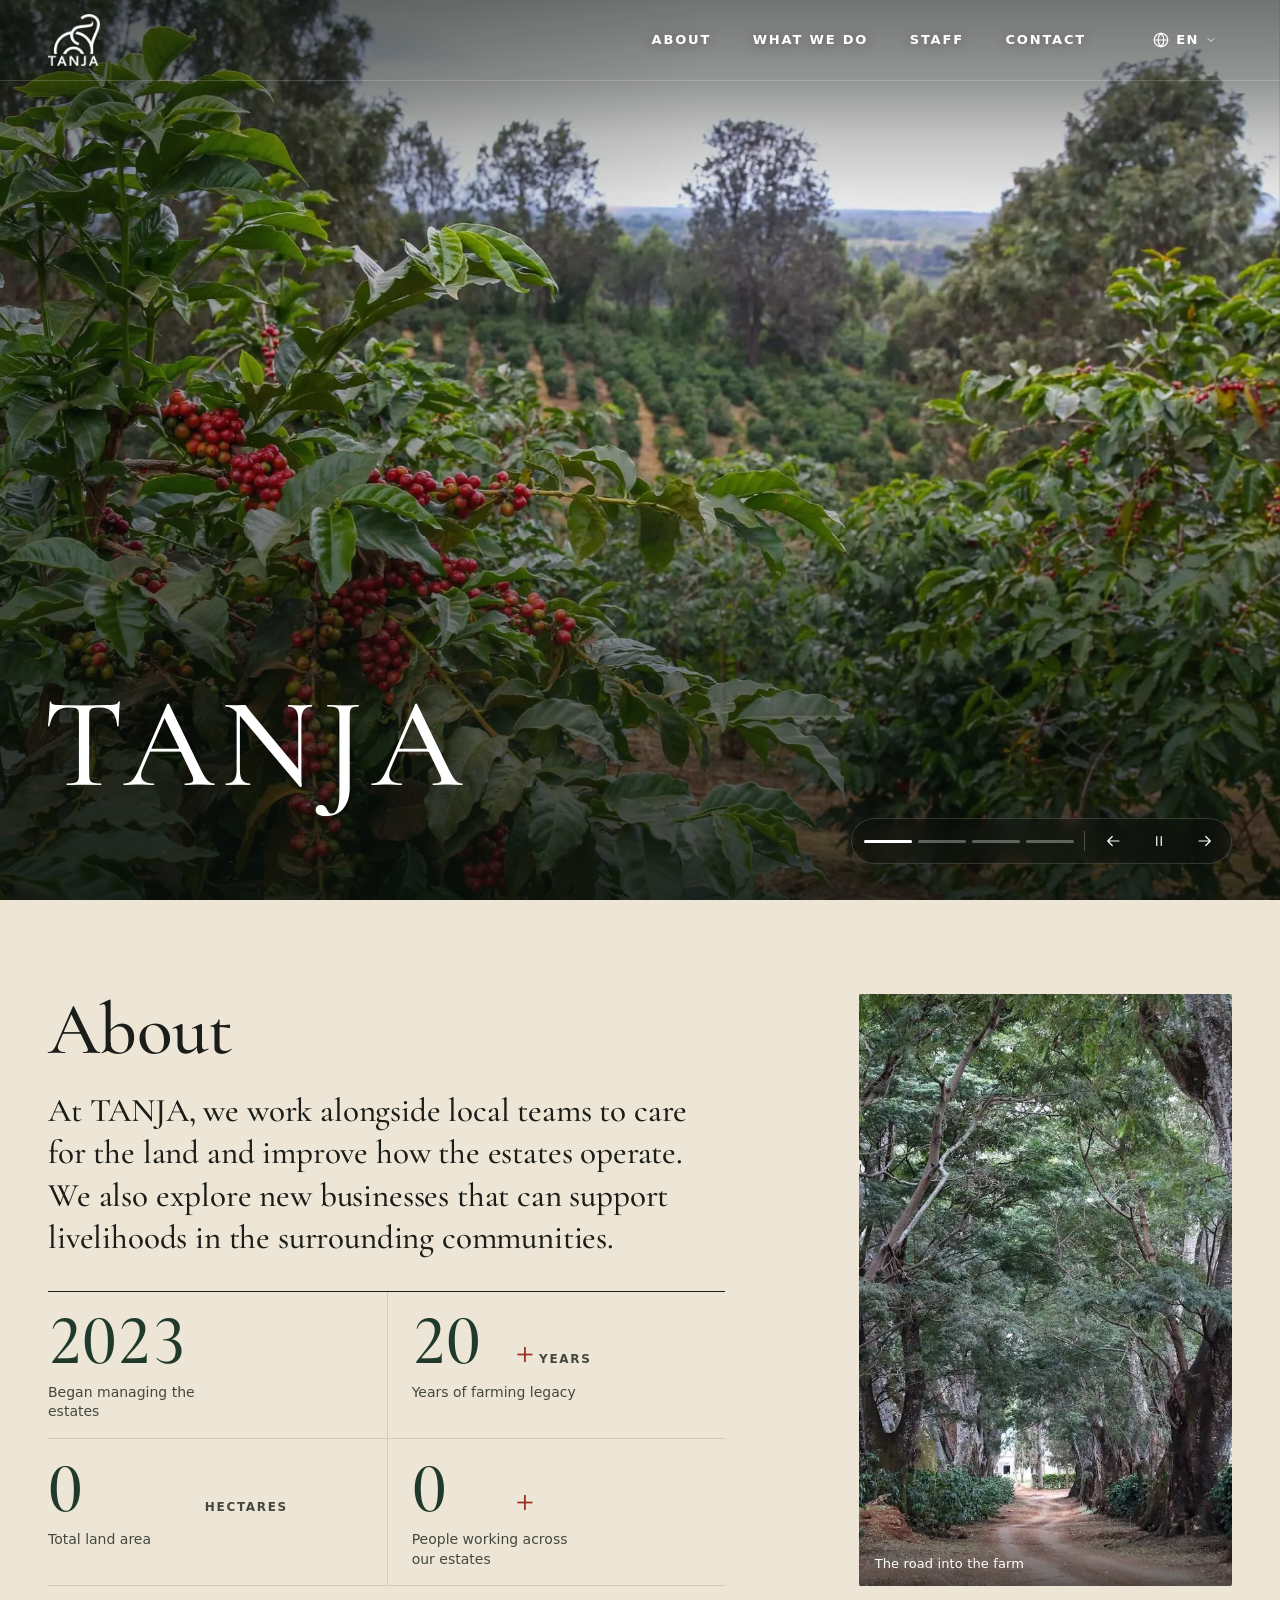
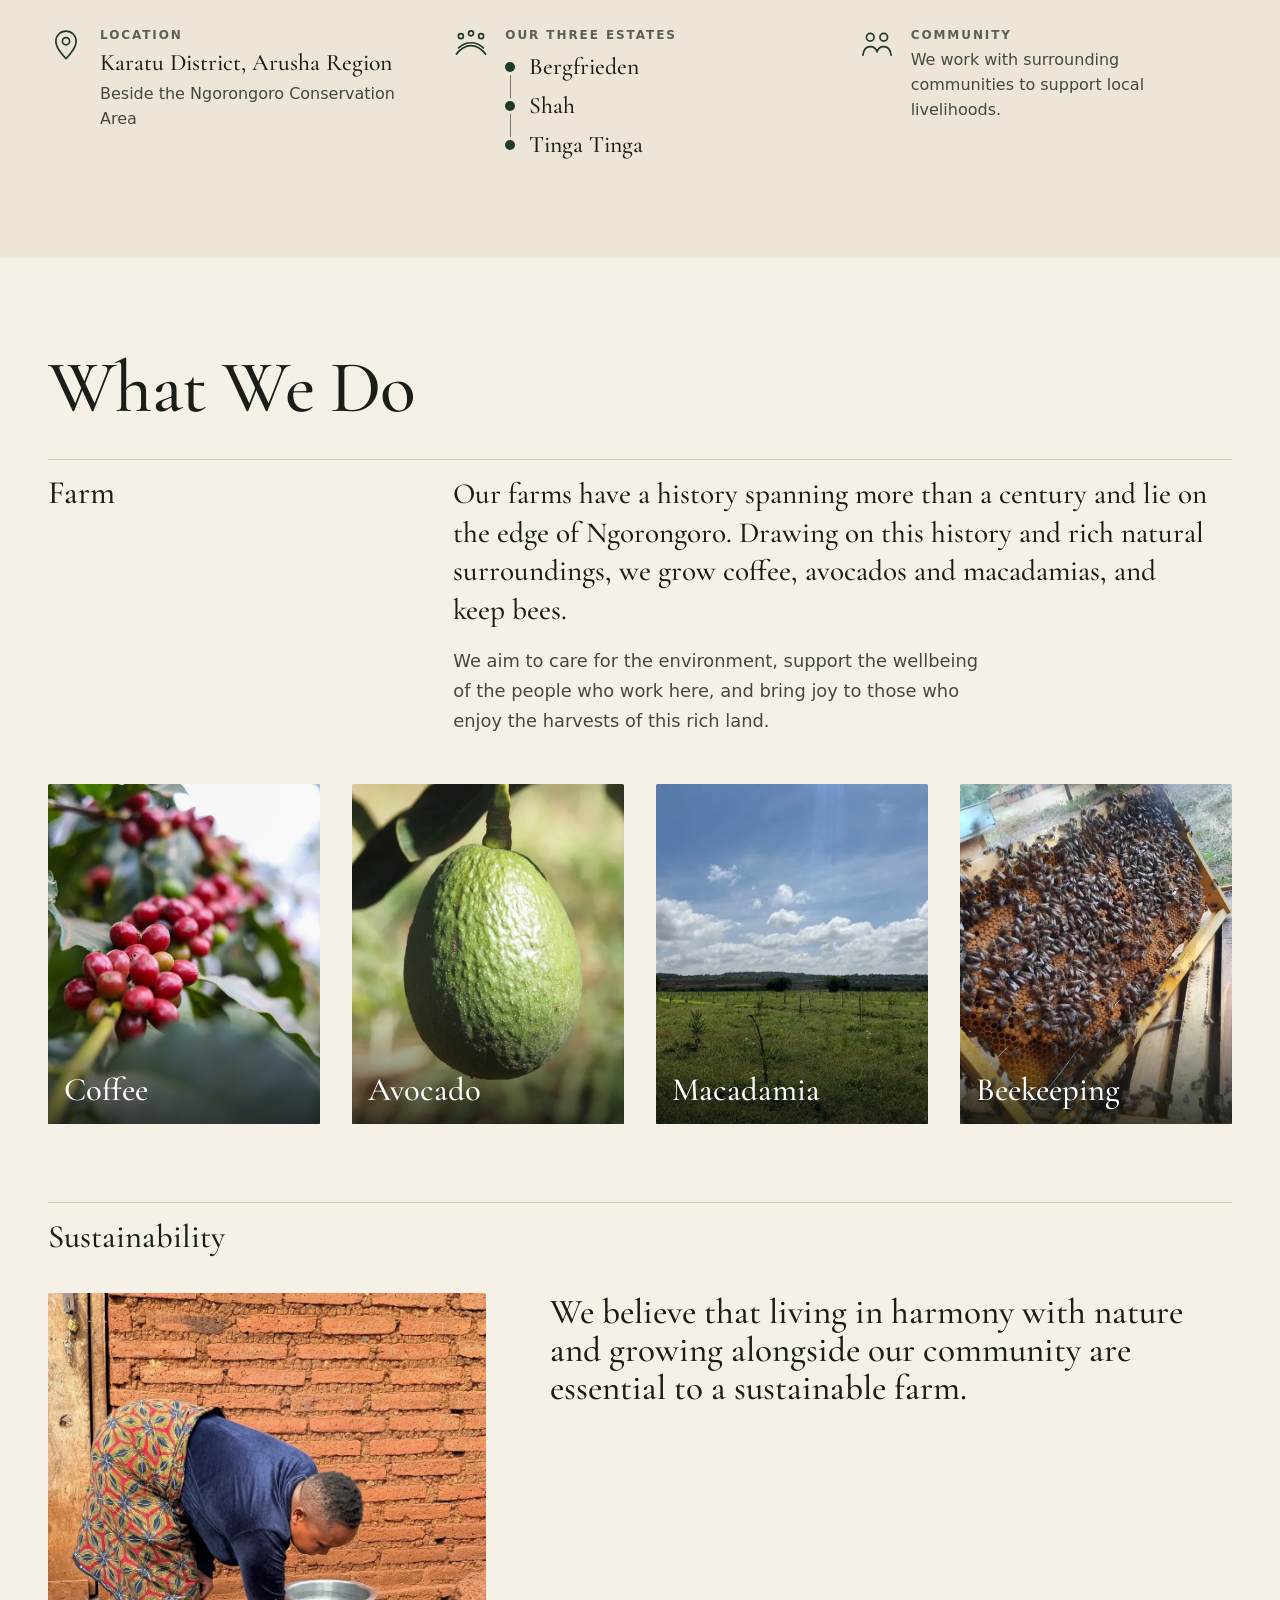
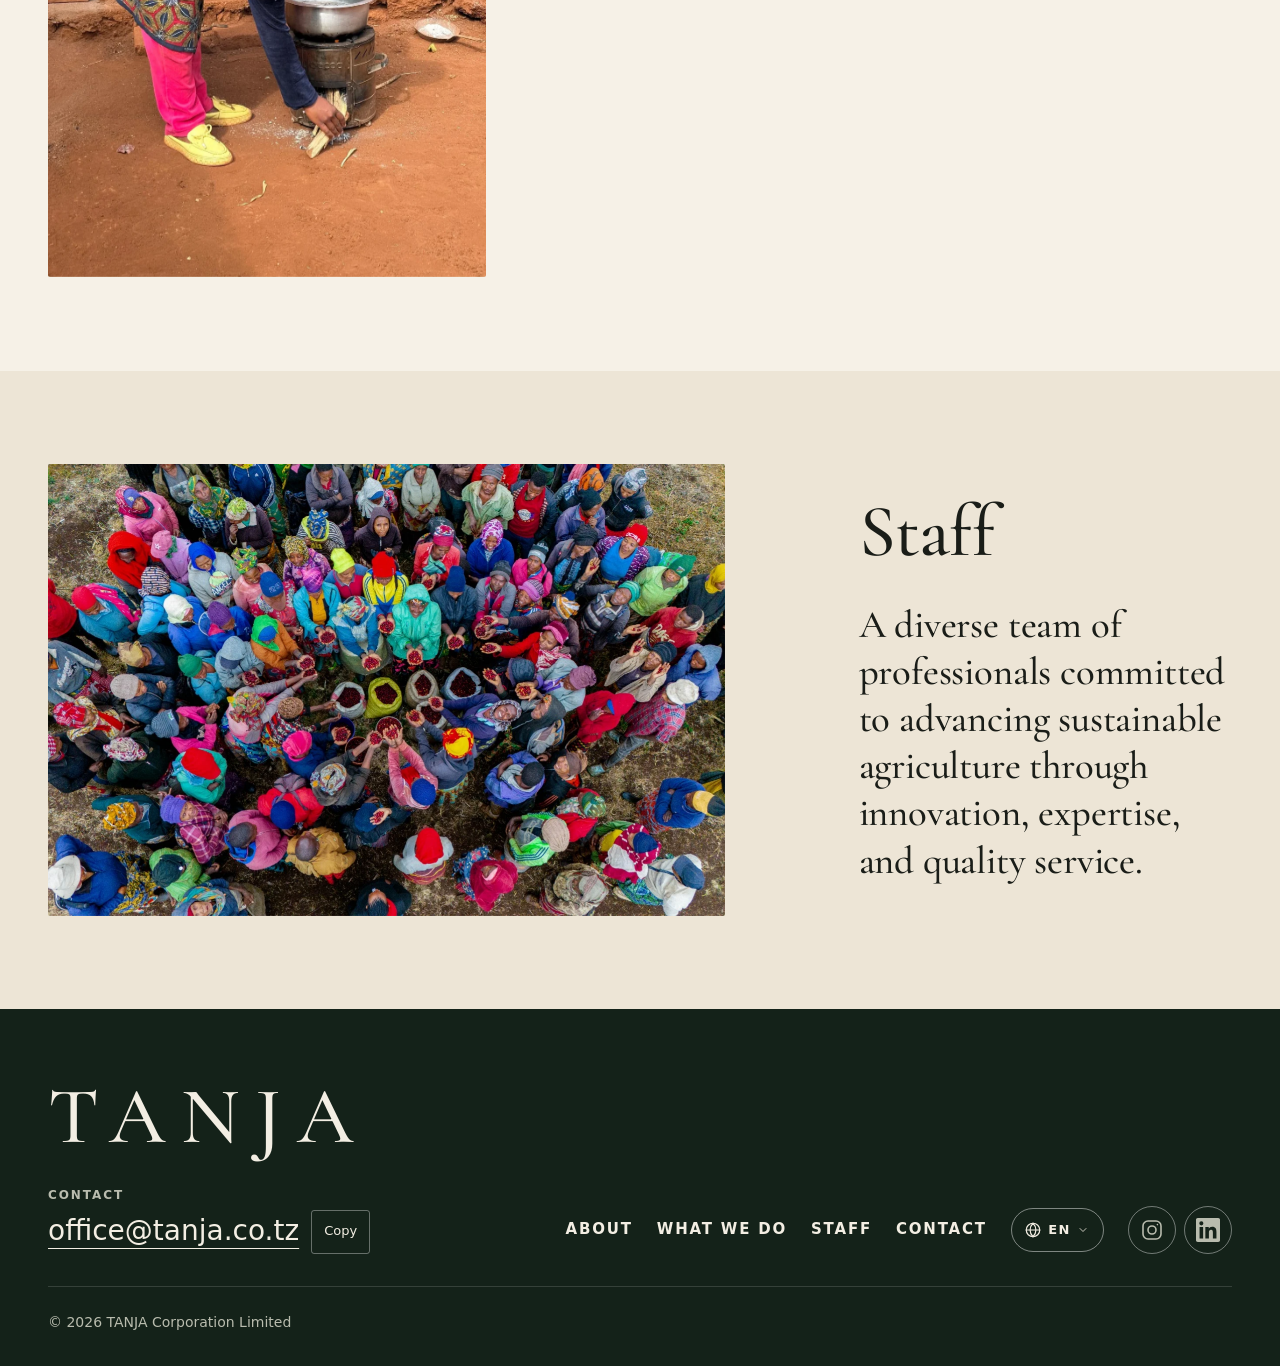
<file: index.html>
<!DOCTYPE html>
<html lang="en" data-lang="en">
<head>
  <meta charset="utf-8">
  <meta name="viewport" content="width=device-width, initial-scale=1, viewport-fit=cover">
  <title data-review-sw="draft" data-review-ja="draft" data-sw="TANJA — Mashamba ya kahawa pembezoni mwa Ngorongoro, Tanzania" data-ja="TANJA — タンザニア、ンゴロンゴロのほとりのコーヒー農園">TANJA — Coffee farms on the edge of Ngorongoro, Tanzania</title>
  <meta name="description" data-review-sw="draft" data-review-ja="draft"
        content="TANJA Corporation Limited farms three century-old estates in Karatu District, northern Tanzania: coffee, avocado, macadamia and bees, with projects for the surrounding community."
        data-sw="TANJA Corporation Limited inalima mashamba matatu yenye historia ya zaidi ya karne moja katika Wilaya ya Karatu, kaskazini mwa Tanzania: kahawa, parachichi, makadamia na nyuki, pamoja na miradi kwa ajili ya jamii inayozunguka."
        data-ja="TANJA Corporation Limitedは、タンザニア北部カラトゥ県で100年を超える歴史をもつ3つの農園を運営し、コーヒー、アボカド、マカダミア、養蜂と、地域のためのプロジェクトに取り組んでいます。">
  <meta name="theme-color" content="#1f3a2b">
  <!-- Link previews (WhatsApp and LinkedIn). Absolute URLs point at the review host; change them when the site moves to its real domain. -->
  <meta property="og:type" content="website">
  <meta property="og:site_name" content="TANJA">
  <meta property="og:title" content="TANJA — Coffee farms on the edge of Ngorongoro, Tanzania">
  <meta property="og:description" content="Coffee, avocado, macadamia and bees on three century-old estates in Karatu District, northern Tanzania.">
  <meta property="og:url" content="https://tanja-corp.github.io/tanja-site-review/">
  <meta property="og:image" content="https://tanja-corp.github.io/tanja-site-review/assets/images/01-hero-2-1200.jpg">
  <meta property="og:image:width" content="1200">
  <meta property="og:image:height" content="800">
  <meta name="twitter:card" content="summary_large_image">
  <link rel="icon" href="assets/favicon.svg" type="image/svg+xml">
  <link rel="preload" href="assets/fonts/cormorant-garamond-latin.woff2" as="font" type="font/woff2" crossorigin>
  <link rel="stylesheet" href="styles.css?v=20261026-portrait2">
  <!-- Language boot: runs before first paint so a returning Swahili visitor never sees an English flash.
       English is the default. The choice is remembered in localStorage (wrapped in try/catch; storage can be blocked).
       JAPANESE IS OFF (2026-10-16 meeting: English and Swahili only for the public launch). To bring it back: add 'ja' to the test below,
       add 'ja' to LANGS in script.js, and restore the two Japanese <li> items in the language menus (kept as comments). -->
  <script>
    (function () {
      var d = document.documentElement;
      d.classList.add('js');
      try {
        var l = localStorage.getItem('tanja-lang');
        if (l === 'sw') { d.setAttribute('data-lang', l); d.setAttribute('lang', l); }
      } catch (e) {}
    })();
  </script>
  <!-- If script.js cannot load (flaky connection), drop the .js class so the page falls back to the plain, fully readable layout. -->
  <script src="script.js?v=20261024" defer onerror="document.documentElement.classList.remove('js')"></script>
</head>

<!--
  TANJA Web V2 — static prototype (HTML / CSS / JS only, no build step). Redesigned 2026-09-29 ("estate editorial").

  HOW THIS FILE IS ORGANISED (read before editing)
  - One page, four visible sections in this order: Home (Hero) → About → What We Do → Staff, then the footer, which is also the Contact point
    (2026-10-16 meeting: the Contact section was removed and its content moved into the footer, id="contact").
    A Mission / Vision / Values section is prepared BEFORE About (id="mission") but is hidden until the wording is decided.
    What We Do has two branches: Farm (Coffee, Avocado, Macadamia, Beekeeping) and Sustainability (portrait photograph and statement).
    Lunch and Cattle were taken out of Sustainability on 2026-10-16: they belong to farming activity, not to a project. Their text is kept in docs/COPY_DECK.md.
    The items are NOT linked to what-we-do.html for now (user instruction 2026-09-29, after the team meeting). To re-link, wrap each
    title in <a href="what-we-do.html#coffee"> (ids: coffee, avocado, macadamia, beekeeping) and restore the
    "Read more" link under the What We Do heading; the CSS for both is still in styles.css (.crop__title a, .project__title a, .more, .crop__go).
  - FARM uses ONE overall introduction, not one description per crop: requested 2026-09-29 by Naoaki (production owner) with the
    exact wording to publish. The English text is his, verbatim. Do not edit it without him. SW / JP are draft translations.
  - COPY SOURCES: every factual sentence is traced in docs/COPY_DECK.md (English) / docs/COPY_DECK_JA.md (Japanese).
  - Every translatable string is a triad:  <span data-l="en" lang="en">…</span><span data-l="sw" lang="sw" data-review="draft">…</span><span data-l="ja" lang="ja" data-review="draft">…</span>
    The three variants must always say the same thing. English is shown by default; script.js switches html[data-lang].
  - TRANSLATION REVIEW STATE lives on each SW / JP string: data-review="draft" (default) or "reviewed". A small marker ("Draft translation")
    shows at the top of a section while it still holds a draft string in the active language. Machine count: node architecture/check.js.
  - LANGUAGE MENU: one button (globe + current code) opens a list of the languages (English and Kiswahili; Japanese is switched off, see the boot script
    in <head>). The header and footer menus stay in step. All Japanese strings stay in the page so it can be switched on again.
  - LAYOUT GRID: every composed block is <div class="wrap …">, a 12-column grid with an edge track on each side, so a photograph can run
    to the window edge (grid-column: … / full-end) while text stays on the columns.
  - BACKGROUNDS alternate BY THEMSELVES (main > .section:nth-of-type(odd) is tinted; the hero counts as the first <section>).
  - A News / Updates section is planned but NOT part of this build: see the INSERT markers. The footer menu copies the header menu in script.js.
  - PLACEHOLDERS are marked data-placeholder="…" and listed in docs/V2_IMPLEMENTATION_NOTES.md.
    Photos are described slot-by-slot in docs/PHOTO_MANIFEST.md (data-slot="NN" matches the slot number there).
  - These comments are notes for developers. Strip them (or keep only IDs) before a public deployment.
-->

<body>
  <!-- Icon sprite (inline, no icon library). Referenced with <use href="#i-…">. -->
  <svg class="sprite" width="0" height="0" aria-hidden="true" focusable="false">
    <symbol id="i-globe" viewBox="0 0 24 24"><circle cx="12" cy="12" r="9"/><path d="M3 12h18M12 3c2.6 2.6 3.9 5.6 3.9 9s-1.3 6.4-3.9 9c-2.6-2.6-3.9-5.6-3.9-9S9.4 5.6 12 3z"/></symbol>
    <symbol id="i-chev" viewBox="0 0 24 24"><path d="M6 9l6 6 6-6"/></symbol>
    <symbol id="i-arrow" viewBox="0 0 24 24"><path d="M4 12h15M13 6l6 6-6 6"/></symbol>
    <symbol id="i-arrow-l" viewBox="0 0 24 24"><path d="M20 12H5M11 6l-6 6 6 6"/></symbol>
    <symbol id="i-pause" viewBox="0 0 24 24"><path d="M9 6v12M15 6v12"/></symbol>
    <symbol id="i-play" viewBox="0 0 24 24"><path d="M8 5.5v13l10.5-6.5z"/></symbol>
    <symbol id="i-pin" viewBox="0 0 32 32"><path d="M16 29s-9-8.6-9-15.5a9 9 0 0 1 18 0C25 20.4 16 29 16 29z"/><circle cx="16" cy="13.5" r="3.2"/></symbol>
    <symbol id="i-estates" viewBox="0 0 32 32"><path d="M3 25c4-5 8-7.5 13-7.5S25 20 29 25"/><path d="M5 19.5c3.2-3 6.8-4.6 11-4.6s7.8 1.6 11 4.6"/><circle cx="7" cy="9" r="2.2"/><circle cx="16" cy="6.5" r="2.2"/><circle cx="25" cy="9" r="2.2"/></symbol>
    <symbol id="i-community" viewBox="0 0 32 32"><circle cx="10" cy="10" r="3.4"/><circle cx="22" cy="10" r="3.4"/><path d="M3.5 26c.6-5 3-7.6 6.5-7.6s5.2 1.7 6 4.6c.8-2.9 2.5-4.6 6-4.6s5.9 2.6 6.5 7.6"/></symbol>
    <symbol id="i-instagram" viewBox="0 0 24 24"><rect x="3" y="3" width="18" height="18" rx="5"/><circle cx="12" cy="12" r="4"/><path d="M17.4 6.6h.01"/></symbol>
    <symbol id="i-linkedin" viewBox="0 0 24 24"><path fill="currentColor" stroke="none" d="M20.45 20.45h-3.56v-5.57c0-1.33-.02-3.04-1.85-3.04-1.85 0-2.14 1.45-2.14 2.94v5.67H9.35V9h3.41v1.56h.05c.48-.9 1.64-1.85 3.37-1.85 3.6 0 4.27 2.37 4.27 5.45v6.29zM5.34 7.43a2.06 2.06 0 1 1 0-4.12 2.06 2.06 0 0 1 0 4.12zM3.56 9h3.56v11.45H3.56zM22.22 0H1.77C.79 0 0 .77 0 1.73v20.54C0 23.23.79 24 1.77 24h20.45c.98 0 1.78-.77 1.78-1.73V1.73C24 .77 23.2 0 22.22 0z"/></symbol>
  </svg>

  <a class="skip-link" href="#main">
    <span data-l="en" lang="en">Skip to content</span><span data-l="sw" lang="sw" data-review="draft">Ruka hadi maudhui</span><span data-l="ja" lang="ja" data-review="draft">本文へ移動</span>
  </a>

  <!-- ===================================================================== HEADER -->
  <header class="site-header" data-header>
    <div class="site-header__bar container">
      <a class="brand" href="#home" aria-label="TANJA home">
        <img src="assets/images/tanja-logo.png" alt="TANJA">
      </a>

      <nav class="site-nav" id="site-nav" aria-labelledby="nav-primary-label">
        <span class="visually-hidden" id="nav-primary-label"><span data-l="en" lang="en">Primary</span><span data-l="sw" lang="sw" data-review="draft">Menyu kuu</span><span data-l="ja" lang="ja" data-review="draft">メインメニュー</span></span>
        <ul class="site-nav__list">
          <li><a href="#about"><span data-l="en" lang="en">About</span><span data-l="sw" lang="sw" data-review="draft">Kuhusu Sisi</span><span data-l="ja" lang="ja" data-review="draft">TANJAについて</span></a></li>
          <li><a href="#what-we-do"><span data-l="en" lang="en">What We Do</span><span data-l="sw" lang="sw" data-review="draft">Tunachofanya</span><span data-l="ja" lang="ja" data-review="draft">事業内容</span></a></li>
          <!-- INSERT (future): <li><a href="#news">News / Updates</a></li> goes here, between What We Do and Staff. This is the ONLY nav edit (the footer copies this list in script.js). -->
          <li><a href="#staff"><span data-l="en" lang="en">Staff</span><span data-l="sw" lang="sw" data-review="draft">Wafanyakazi</span><span data-l="ja" lang="ja" data-review="draft">スタッフ</span></a></li>
          <li><a href="#contact"><span data-l="en" lang="en">Contact</span><span data-l="sw" lang="sw" data-review="draft">Wasiliana Nasi</span><span data-l="ja" lang="ja" data-review="draft">お問い合わせ</span></a></li>
        </ul>
      </nav>

      <div class="site-header__tools">
        <!-- LANGUAGE MENU: one tap on the button opens the list; one tap on a language applies it. Language names are written in their own language. -->
        <div class="lang" data-lang-menu>
          <button type="button" class="lang__toggle" aria-expanded="false" aria-controls="nav-lang-list" aria-label="EN — Language / Lugha">
            <svg class="icon" aria-hidden="true"><use href="#i-globe"/></svg><span class="lang__code" aria-hidden="true">EN</span><svg class="icon lang__chev" aria-hidden="true"><use href="#i-chev"/></svg>
          </button>
          <ul class="lang__list" id="nav-lang-list" hidden>
            <li><button type="button" class="lang__opt" data-set-lang="en" lang="en" aria-pressed="true"><span class="lang__name">English</span><small>EN</small></button></li>
            <li><button type="button" class="lang__opt" data-set-lang="sw" lang="sw" aria-pressed="false"><span class="lang__name">Kiswahili</span><small>SW</small></button></li>
            <!-- JAPANESE OFF (2026-10-16). To restore, uncomment this item and see the note in <head>:
            <li><button type="button" class="lang__opt" data-set-lang="ja" lang="ja" aria-pressed="false"><span class="lang__name">日本語</span><small>JP</small></button></li> -->
          </ul>
        </div>
        <button type="button" class="menu-btn" aria-expanded="false" aria-controls="site-nav">
          <span class="menu-btn__icon" aria-hidden="true"></span>
          <span class="visually-hidden"><span data-l="en" lang="en">Menu</span><span data-l="sw" lang="sw" data-review="draft">Menyu</span><span data-l="ja" lang="ja" data-review="draft">メニュー</span></span>
        </button>
      </div>
    </div>
  </header>

  <main id="main">

    <!-- =================================================================== 01 HOME = HERO (slot 01)
         Four review images remain in the slider: current coffee cherries and rows, the retained Drive group photo, drying beds, and the existing workers group.
         The wide landscape / acacia photograph shown in the 2026-10-26 screenshot was removed from the hero.
         Matsui left the first choice unset. The current comparison photo remains first as the technical initial frame; the Drive candidate is included provisionally for review.
         Candidate 02 (Drive file ID 1kD-yG90LN6hqzFpacHQIb0Ez7ocwFyM3) shows a group holding coffee cherries in front of coffee trees.
         The source does not establish the occasion, capture date, location, or people's web-publication consent. Confirm those before production use.
         Later slides are lazy-loaded when motion is allowed; without JavaScript or with reduced motion, the current comparison stays as a still photo.
         =================================================================== -->
    <section class="hero" id="home" aria-labelledby="hero-title" data-slot="01">
      <div class="hero__media" data-hero-rotate role="region" aria-roledescription="carousel" aria-label="TANJA farm photographs" data-label-sw="Picha za shamba la TANJA" data-label-ja="TANJA農園の写真">
        <figure class="hero__slide is-active" aria-hidden="false">
          <picture>
            <source media="(max-width: 700px)" srcset="assets/images/01-hero-2-m.webp" type="image/webp">
            <source media="(max-width: 700px)" srcset="assets/images/01-hero-2-m.jpg" type="image/jpeg">
            <source srcset="assets/images/01-hero-2-1200.webp 1200w, assets/images/01-hero-2.webp 1920w" sizes="100vw" type="image/webp">
            <img src="assets/images/01-hero-2.jpg" srcset="assets/images/01-hero-2-1200.jpg 1200w, assets/images/01-hero-2.jpg 1920w" sizes="100vw" width="1920" height="1280" fetchpriority="high" decoding="async" style="--focal: 30% 55%"
                 alt="Coffee branches with red and green cherries in the foreground and rows of coffee trees on the slope behind."
                 data-review-sw="draft" data-review-ja="draft" data-alt-sw="Matawi ya kahawa yenye matunda mekundu na ya kijani mbele, na safu za miti ya kahawa kwenye mteremko wa nyuma."
                 data-alt-ja="手前のコーヒーの枝に赤い実と緑の実がつき、奥の斜面にコーヒーの木の列が並んでいる。">
          </picture>
        </figure>
        <!-- Candidate 02; see architecture/photo-review-20261026.md. -->
        <figure class="hero__slide" aria-hidden="true">
          <picture>
            <source media="(max-width: 700px)" data-srcset="assets/images/01-hero-10-m.webp" type="image/webp">
            <source media="(max-width: 700px)" data-srcset="assets/images/01-hero-10-m.jpg" type="image/jpeg">
            <source data-srcset="assets/images/01-hero-10-1200.webp 1200w, assets/images/01-hero-10.webp 1920w" sizes="100vw" type="image/webp">
            <img data-src="assets/images/01-hero-10.jpg" width="1920" height="1280" decoding="async" style="--focal: 50% 50%"
                 alt="A group of people hold coffee cherries together, with coffee trees behind them."
                 data-review-sw="draft" data-review-ja="draft" data-alt-sw="Kikundi cha watu wakiwa wameshika matunda ya kahawa, huku miti ya kahawa ikionekana nyuma yao."
                 data-alt-ja="複数人がコーヒーの実を手に持ち、背後にはコーヒーの木が見える。">
          </picture>
        </figure>
        <figure class="hero__slide" aria-hidden="true">
          <picture>
            <source media="(max-width: 700px)" data-srcset="assets/images/01-hero-5-m.webp" type="image/webp">
            <source data-srcset="assets/images/01-hero-5-1200.webp 1200w, assets/images/01-hero-5.webp 1600w" sizes="100vw" type="image/webp">
            <img data-src="assets/images/01-hero-5.jpg" width="1600" height="1067" decoding="async" style="--focal: 50% 50%"
                 alt="An aerial view of long raised drying beds and green-roofed buildings among trees."
                 data-review-sw="draft" data-review-ja="draft" data-alt-sw="Mwonekano kutoka angani wa vitanda virefu vya kukaushia na majengo yenye paa za kijani kati ya miti."
                 data-alt-ja="上空から見た、木々の間に並ぶ長い乾燥棚と緑の屋根の建物。">
          </picture>
        </figure>
        <figure class="hero__slide" aria-hidden="true">
          <!-- Workers group photograph (2026-10-16 meeting). This is a 1025 px wide copy: replace 01-hero-9.jpg / .webp with the original (same names, update width / height) when it is available. -->
          <picture>
            <source data-srcset="assets/images/01-hero-9.webp" type="image/webp">
            <img data-src="assets/images/01-hero-9.jpg" width="1025" height="582" decoding="async" style="--focal: 50% 80%"
                 alt="A large group of TANJA workers standing together in front of tall slender trees under a cloudy sky, with a wooden table in the foreground."
                 data-review-sw="draft" data-review-ja="draft" data-alt-sw="Kundi kubwa la wafanyakazi wa TANJA wamesimama pamoja mbele ya miti mirefu myembamba chini ya anga lenye mawingu, na meza ya mbao mbele."
                 data-alt-ja="背の高い細い木々と曇り空の下に、TANJAの大勢のワーカーが集まっている。手前に木のテーブル。">
          </picture>
        </figure>
      </div>

      <div class="hero__inner container">
        <div class="hero__copy">
          <h1 class="hero__title" id="hero-title">TANJA</h1>
          <!-- REMOVED 2026-10-23 (user instruction): the subtitle under the wordmark ("Coffee farms on the edge of Ngorongoro", tentative since the
               2026-10-16 meeting). The <title> and the link-preview text still use that line. -->
        </div>
        <div class="hero__foot">
          <!-- 2026-10-23: one control bar. Progress segments first (tap one to jump), then previous / pause / next. On phones the arrows step aside
               (the photographs follow the finger), so the bar holds only the segments and the pause button. -->
          <div class="hero__controls" role="group" aria-label="Slides" data-label-sw="Picha" data-label-ja="スライド">
            <div class="hero__dots" data-label="Photo" data-label-sw="Picha" data-label-ja="写真"></div>
            <span class="hero__sep" aria-hidden="true"></span>
            <button type="button" class="hero__arrow" data-hero-prev><svg class="icon" aria-hidden="true"><use href="#i-arrow-l"/></svg><span class="visually-hidden"><span data-l="en" lang="en">Previous photo</span><span data-l="sw" lang="sw" data-review="draft">Picha iliyotangulia</span><span data-l="ja" lang="ja" data-review="draft">前の写真</span></span></button>
            <button type="button" class="hero__arrow hero__pause" data-hero-pause aria-pressed="false"><svg class="icon icon-pause" aria-hidden="true"><use href="#i-pause"/></svg><svg class="icon icon-play" aria-hidden="true"><use href="#i-play"/></svg><span class="visually-hidden"><span data-l="en" lang="en">Pause the slideshow</span><span data-l="sw" lang="sw" data-review="draft">Simamisha onyesho la picha</span><span data-l="ja" lang="ja" data-review="draft">スライドを一時停止</span></span></button>
            <button type="button" class="hero__arrow" data-hero-next><svg class="icon" aria-hidden="true"><use href="#i-arrow"/></svg><span class="visually-hidden"><span data-l="en" lang="en">Next photo</span><span data-l="sw" lang="sw" data-review="draft">Picha inayofuata</span><span data-l="ja" lang="ja" data-review="draft">次の写真</span></span></button>
          </div>
        </div>
      </div>
    </section>

    <!-- ===================================================================== MISSION / VISION / VALUES (prepared, hidden)
         2026-10-16 meeting: this block goes BEFORE About. The wording is not decided: it will come from the staff discussion (small groups,
         representatives, one-hour presentation). DO NOT write it from the Smart Village mission, the OSTI values (Trust / Connect / Challenge)
         or anything else (CLAUDE.md, "never fabricate mission wording"). To publish: replace the three "Wording to be confirmed" lines, then
         delete the hidden attribute on the <section>. It is not in the menu on purpose. -->
    <section class="section tl-scope mvv" id="mission" aria-labelledby="mission-title" hidden>
      <div class="wrap mvv__wrap">
        <h2 class="section__title" id="mission-title"><span data-l="en" lang="en">Mission · Vision · Values</span><span data-l="sw" lang="sw" data-review="draft">Dhamira · Dira · Maadili</span><span data-l="ja" lang="ja" data-review="draft">ミッション・ビジョン・バリュー</span></h2>
        <p class="tbc" data-placeholder="mission-values"><span data-l="en" lang="en">Wording to be confirmed.</span><span data-l="sw" lang="sw" data-review="draft">Maneno rasmi bado yanathibitishwa.</span><span data-l="ja" lang="ja" data-review="draft">正式な文言は確認中です。</span></p>
      </div>
    </section>

    <!-- ===================================================================== 02 ABOUT (slot 02)
         2026-10-23 (user instruction, with the approved English text pasted in chat): "make it readable at a glance with visual information;
         cut the amount of text and the size of the section; do it with design, not a plain table".
         Every fact below comes from that text, and only from it: 2023 / more than 100 years / Karatu District, Arusha Region, beside the
         Ngorongoro Conservation Area / Bergfrieden, Shah and Tinga Tinga / 1,760 hectares / more than 500 people / surrounding communities.
         Deliberately NOT shown: altitudes, the crop-area split (internal deck only), a map (no verified estate positions), the Japanese-investment
         sentence and the Smart Village sentence (both dropped from the new text; kept in docs/COPY_DECK.md). SW / JP are draft translations.
         The figures count up once when they scroll into view (script.js job 8); the HTML holds the final values, so without JS or with reduced
         motion they simply show. -->
    <section class="section tl-scope" id="about" aria-labelledby="about-title">
      <p class="tl-mark" role="note"><span data-l="en" lang="en">Draft translation</span><span data-l="sw" lang="sw" data-review="draft">Tafsiri ya rasimu</span><span data-l="ja" lang="ja" data-review="draft">翻訳は下書き</span></p>

      <div class="wrap about">
        <div class="about__text" id="our-company" data-reveal>
          <h2 class="section__title" id="about-title"><span data-l="en" lang="en">About</span><span data-l="sw" lang="sw" data-review="draft">Kuhusu Sisi</span><span data-l="ja" lang="ja" data-review="draft">TANJAについて</span></h2>
          <p class="lede"><span data-l="en" lang="en">At TANJA, we work alongside local teams to care for the land and improve how the estates operate. We also explore new businesses that can support livelihoods in the surrounding communities.</span><span data-l="sw" lang="sw" data-review="draft">TANJA tunafanya kazi pamoja na timu za eneo hili kutunza ardhi na kuboresha uendeshaji wa mashamba. Pia tunachunguza biashara mpya zinazoweza kusaidia maisha ya jamii zinazotuzunguka.</span><span data-l="ja" lang="ja" data-review="draft">TANJAでは、現地のチームと協力して土地を守り、農園の運営を改善しています。また、周辺地域の人々の暮らしを支える新たな事業の可能性も探っています。</span></p>
        </div>
        <figure class="media about__photo" data-slot="02">
          <picture>
            <source srcset="assets/images/02-company-700.webp 700w, assets/images/02-company.webp 1060w" sizes="(min-width: 64em) 40vw, 100vw" type="image/webp">
            <img src="assets/images/02-company.jpg" srcset="assets/images/02-company-700.jpg 700w, assets/images/02-company.jpg 1060w" sizes="(min-width: 64em) 40vw, 100vw"
                 width="1060" height="1325" loading="lazy" decoding="async" style="--focal: 50% 62%"
                 alt="A dirt road running through a tunnel of large old trees, with coffee bushes on both sides."
                 data-review-sw="draft" data-review-ja="draft" data-alt-sw="Barabara ya udongo ikipita katikati ya miti mikubwa ya zamani, na vichaka vya kahawa pande zote mbili."
                 data-alt-ja="大きな古木のトンネルを抜ける土の道。両側にコーヒーの木が並ぶ。">
          </picture>
          <figcaption><span data-l="en" lang="en">The road into the farm</span><span data-l="sw" lang="sw" data-review="draft">Barabara ya kuingia shambani</span><span data-l="ja" lang="ja" data-review="draft">農園へ続く道</span></figcaption>
        </figure>

        <!-- KEY FIGURES: four numbers on one band. A hairline draws across when the band comes into view. -->
        <dl class="facts" data-reveal-group>
          <div class="facts__item">
            <dt class="facts__label"><span data-l="en" lang="en">Began managing the estates</span><span data-l="sw" lang="sw" data-review="draft">Tulianza kusimamia mashamba</span><span data-l="ja" lang="ja" data-review="draft">運営開始</span></dt>
            <dd class="facts__value"><span class="facts__num">2023</span></dd>
          </div>
          <div class="facts__item">
            <dt class="facts__label"><span data-l="en" lang="en">Years of farming legacy</span><span data-l="sw" lang="sw" data-review="draft">Miaka ya urithi wa kilimo</span><span data-l="ja" lang="ja" data-review="draft">続いてきた農業の歴史</span></dt>
            <dd class="facts__value"><span class="facts__num" data-count="100">100</span><span class="facts__unit">+</span><span class="facts__unit facts__unit--word"><span data-l="en" lang="en">years</span><span data-l="sw" lang="sw" data-review="draft">miaka</span><span data-l="ja" lang="ja" data-review="draft">年</span></span></dd>
          </div>
          <div class="facts__item">
            <dt class="facts__label"><span data-l="en" lang="en">Total land area</span><span data-l="sw" lang="sw" data-review="draft">Jumla ya eneo la ardhi</span><span data-l="ja" lang="ja" data-review="draft">総面積</span></dt>
            <dd class="facts__value"><span class="facts__num" data-count="1760">1,760</span><span class="facts__unit facts__unit--word"><span data-l="en" lang="en">hectares</span><span data-l="sw" lang="sw" data-review="draft">hekta</span><span data-l="ja" lang="ja" data-review="draft">ヘクタール</span></span></dd>
          </div>
          <div class="facts__item">
            <dt class="facts__label"><span data-l="en" lang="en">People working across our estates</span><span data-l="sw" lang="sw" data-review="draft">Watu wanaofanya kazi katika mashamba yetu</span><span data-l="ja" lang="ja" data-review="draft">農園で働く人</span></dt>
            <dd class="facts__value"><span class="facts__num" data-count="500">500</span><span class="facts__unit">+</span></dd>
          </div>
        </dl>

        <!-- WHERE / ESTATES / COMMUNITY: three short notes with a drawn mark each, in place of the two paragraphs that were here. -->
        <ul class="about-notes" role="list" data-reveal-group>
          <li class="about-note">
            <svg class="about-note__icon" aria-hidden="true"><use href="#i-pin"/></svg>
            <h3 class="about-note__title"><span data-l="en" lang="en">Location</span><span data-l="sw" lang="sw" data-review="draft">Mahali</span><span data-l="ja" lang="ja" data-review="draft">所在地</span></h3>
            <p class="about-note__place"><span data-l="en" lang="en"><span class="nowrap">Karatu District,</span> <span class="nowrap">Arusha Region</span></span><span data-l="sw" lang="sw" data-review="draft"><span class="nowrap">Wilaya ya Karatu,</span> <span class="nowrap">Mkoa wa Arusha</span></span><span data-l="ja" lang="ja" data-review="draft">アルーシャ州カラトゥ県</span></p>
            <p class="about-note__text"><span data-l="en" lang="en">Beside the Ngorongoro Conservation Area</span><span data-l="sw" lang="sw" data-review="draft">Kando ya Hifadhi ya Ngorongoro</span><span data-l="ja" lang="ja" data-review="draft">ンゴロンゴロ保全地域のとなり</span></p>
          </li>
          <li class="about-note">
            <svg class="about-note__icon" aria-hidden="true"><use href="#i-estates"/></svg>
            <h3 class="about-note__title"><span data-l="en" lang="en">Our three estates</span><span data-l="sw" lang="sw" data-review="draft">Mashamba yetu matatu</span><span data-l="ja" lang="ja" data-review="draft">3つの農園</span></h3>
            <!-- Three markers on one line: a reading aid, not a map (the order is the order of the approved text, not geography). -->
            <ol class="estates" role="list">
              <li>Bergfrieden</li>
              <li>Shah</li>
              <li>Tinga Tinga</li>
            </ol>
          </li>
          <li class="about-note">
            <svg class="about-note__icon" aria-hidden="true"><use href="#i-community"/></svg>
            <h3 class="about-note__title"><span data-l="en" lang="en">Community</span><span data-l="sw" lang="sw" data-review="draft">Jamii</span><span data-l="ja" lang="ja" data-review="draft">地域とともに</span></h3>
            <p class="about-note__text"><span data-l="en" lang="en">We work with surrounding communities to support local livelihoods.</span><span data-l="sw" lang="sw" data-review="draft">Tunashirikiana na jamii zinazotuzunguka kusaidia riziki za wenyeji.</span><span data-l="ja" lang="ja" data-review="draft">周辺の地域と協力し、人々の暮らしと生計を支えています。</span></p>
          </li>
        </ul>

        <!-- REMOVED 2026-10-23 (user's new About text): the two paragraphs about 500+ people / the Smart Village Project and the estates' location /
             Japanese investment. Their wording is kept in docs/COPY_DECK.md. The key figures came back on 2026-10-23 at the user's request
             (removed 2026-09-29), now without the altitude figure, which is not in the approved text.
             PLACEHOLDER kept in mind: the meaning of the name "TANJA" is in no source; do not guess. -->
      </div>
    </section>

    <!-- DEFERRED: Our Staff as a roster of named people (2026-09-26) is still not shown; the Staff section below is a team statement and a photograph.
         Mission / Vision / Values: prepared above the About section, hidden until the wording is decided (2026-10-16).
         A candidate sentence exists in three TANJA decks ("Building positive and creative communities with sustainable well-being in
         Africa through the Smart Village Project") - recorded in docs/COPY_DECK.md, NOT published. -->

    <!-- ================================================================ 03 WHAT WE DO -->
    <section class="section tl-scope" id="what-we-do" aria-labelledby="wwd-title">
      <p class="tl-mark" role="note"><span data-l="en" lang="en">Draft translation</span><span data-l="sw" lang="sw" data-review="draft">Tafsiri ya rasimu</span><span data-l="ja" lang="ja" data-review="draft">翻訳は下書き</span></p>

      <div class="wrap wwd__head" data-reveal>
        <div class="wwd__title">
          <h2 class="section__title" id="wwd-title"><span data-l="en" lang="en">What We Do</span><span data-l="sw" lang="sw" data-review="draft">Tunachofanya</span><span data-l="ja" lang="ja" data-review="draft">事業内容</span></h2>
        </div>
      </div>

      <!-- ---------------------------------------------------- FARM
           ONE overall introduction (Naoaki, 2026-09-29, verbatim English) above four equal photo tiles. The tiles carry only a name
           and, where Naoaki's text states one, the certification. No per-crop description on the homepage (his request). -->
      <div class="wrap group group--split" id="farm">
        <h3 class="group__title"><span data-l="en" lang="en">Farm</span><span data-l="sw" lang="sw" data-review="draft">Shamba</span><span data-l="ja" lang="ja" data-review="draft">農園</span></h3>

        <div class="group__text" data-reveal>
          <p class="statement"><span data-l="en" lang="en">Our farms have a history spanning more than a century and lie on the edge of Ngorongoro. Drawing on this history and rich natural surroundings, we grow coffee, avocados and macadamias, and keep bees.</span><span data-l="sw" lang="sw" data-review="draft">Mashamba yetu yana historia ya zaidi ya karne moja na yako pembezoni mwa Ngorongoro. Tukitegemea historia hii na mazingira haya tajiri ya asili, tunalima kahawa, parachichi na makadamia, na tunafuga nyuki.</span><span data-l="ja" lang="ja" data-review="draft">私たちの農園はンゴロンゴロのほとりに広がり、100年を超える歴史をもちます。受け継いだ歴史と豊かな自然を生かし、コーヒー、アボカド、マカダミアを育て、ミツバチを飼っています。</span></p>
          <!-- 2026-10-16 meeting: the certification sentence and the two certification chips on the tiles are gone.
               REMOVED 2026-10-23 (user instruction: "the logos can go; lay the text out cleanly"): the Rainforest Alliance seal and the GLOBALG.A.P. text mark.
               The seal files stay in assets/images (rainforest-alliance-certified.png / .webp). Rainforest Alliance (coffee farms) and GLOBALG.A.P. (avocado farms)
               are Naoaki's statements; the sentence that said so is kept in docs/COPY_DECK.md. -->
          <p class="group__body"><span data-l="en" lang="en">We aim to care for the environment, support the wellbeing of the people who work here, and bring joy to those who enjoy the harvests of this rich land.</span><span data-l="sw" lang="sw" data-review="draft">Tunalenga kutunza mazingira, kusaidia ustawi wa watu wanaofanya kazi hapa, na kuleta furaha kwa wale wanaofurahia mavuno ya ardhi hii tajiri.</span><span data-l="ja" lang="ja" data-review="draft">目指すのは、環境を守り、ここで働く人々のウェルビーイングを支え、この豊かな土地の実りを味わう人々に喜びを届けることです。</span></p>
        </div>

        <div class="farm-grid" data-reveal-group>
          <article class="crop" id="coffee">
            <figure class="media" data-slot="04">
              <picture>
                <source srcset="assets/images/04-coffee-500.webp 500w, assets/images/04-coffee.webp 900w" sizes="(min-width: 64em) 25vw, 50vw" type="image/webp">
                <img src="assets/images/04-coffee.jpg" width="900" height="1125" loading="lazy" decoding="async"
                     alt="A branch of ripe red coffee cherries among dark green leaves."
                     data-review-sw="draft" data-review-ja="draft" data-alt-sw="Tawi lenye matunda mekundu ya kahawa yaliyoiva kati ya majani ya kijani kibichi."
                     data-alt-ja="濃い緑の葉の間で赤く熟したコーヒーの実の枝。">
              </picture>
            </figure>
            <div class="crop__body">
              <h4 class="crop__title"><span data-l="en" lang="en">Coffee</span><span data-l="sw" lang="sw" data-review="draft">Kahawa</span><span data-l="ja" lang="ja" data-review="draft">コーヒー</span></h4>
            </div>
          </article>
          <article class="crop" id="avocado">
            <figure class="media" data-slot="06">
              <picture>
                <source srcset="assets/images/06-avocado-500.webp 500w, assets/images/06-avocado.webp 900w" sizes="(min-width: 64em) 25vw, 50vw" type="image/webp">
                <img src="assets/images/06-avocado.jpg" width="900" height="1125" loading="lazy" decoding="async"
                     alt="A single green avocado hanging from a branch, with the orchard blurred behind."
                     data-review-sw="draft" data-review-ja="draft" data-alt-sw="Parachichi moja la kijani likining’inia kwenye tawi, shamba likionekana kwa ukungu nyuma."
                     data-alt-ja="枝から下がる一つの緑のアボカド。背景に果樹園がぼやけて写る。">
              </picture>
            </figure>
            <div class="crop__body">
              <h4 class="crop__title"><span data-l="en" lang="en">Avocado</span><span data-l="sw" lang="sw" data-review="draft">Parachichi</span><span data-l="ja" lang="ja" data-review="draft">アボカド</span></h4>
            </div>
          </article>
          <article class="crop" id="macadamia">
            <figure class="media" data-slot="05">
              <picture>
                <source srcset="assets/images/05-macadamia.webp" type="image/webp">
                <img src="assets/images/05-macadamia.jpg" width="476" height="595" loading="lazy" decoding="async"
                     alt="Young macadamia trees planted in rows on a green field under a blue sky."
                     data-review-sw="draft" data-review-ja="draft" data-alt-sw="Miti michanga ya makadamia iliyopandwa kwa safu kwenye shamba la kijani chini ya anga la buluu."
                     data-alt-ja="青空の下、緑の畑に列をなして植えられたマカダミアの若木。">
              </picture>
            </figure>
            <div class="crop__body">
              <h4 class="crop__title"><span data-l="en" lang="en">Macadamia</span><span data-l="sw" lang="sw" data-review="draft">Makadamia</span><span data-l="ja" lang="ja" data-review="draft">マカダミア</span></h4>
            </div>
          </article>
          <article class="crop" id="beekeeping">
            <figure class="media" data-slot="10">
              <picture>
                <source srcset="assets/images/10-beekeeping-500.webp 500w, assets/images/10-beekeeping.webp 640w" sizes="(min-width: 64em) 25vw, 50vw" type="image/webp">
                <img src="assets/images/10-beekeeping.jpg" width="640" height="800" loading="lazy" decoding="async"
                     alt="A hive frame covered in honeybees, held above the hive boxes."
                     data-review-sw="draft" data-review-ja="draft" data-alt-sw="Fremu ya mzinga iliyojaa nyuki, ikiwa imeinuliwa juu ya masanduku ya mizinga."
                     data-alt-ja="巣箱の上に持ち上げられた、ミツバチがびっしりとついた巣枠。">
              </picture>
            </figure>
            <div class="crop__body">
              <h4 class="crop__title"><span data-l="en" lang="en">Beekeeping</span><span data-l="sw" lang="sw" data-review="draft">Ufugaji Nyuki</span><span data-l="ja" lang="ja" data-review="draft">養蜂</span></h4>
            </div>
          </article>
        </div>
      </div>

      <!-- ---------------------------------------------------- SUSTAINABILITY
           The selected portrait photograph sits beside the section statement.
           Lunch and Cattle remain under farming activity, not this section. -->
      <div class="wrap group group--sustainability" id="project">
        <h3 class="group__title"><span data-l="en" lang="en">Sustainability</span><span data-l="sw" lang="sw" data-review="draft">Uendelevu</span><span data-l="ja" lang="ja" data-review="draft">サステナビリティ</span></h3>
        <ul class="project-grid" role="list" data-reveal-group>
          <li>
            <article class="project">
              <figure class="media media--4x5" data-slot="07">
                <img src="assets/images/07-cookstove-portrait.webp" width="1000" height="1333" loading="lazy" decoding="async"
                     alt="A woman placing firewood into an improved cookstove beside a brick wall."
                     data-review-sw="draft" data-review-ja="draft" data-alt-sw="Mwanamke akiweka kuni katika jiko banifu kando ya ukuta wa matofali."
                     data-alt-ja="レンガの壁のそばで、改良型かまどに薪を入れる女性。">
              </figure>
              <div class="project__body">
                <p class="sustainability-statement"><span data-l="en" lang="en">We believe that living in harmony with nature and growing alongside our community are essential to a sustainable farm.</span><span data-l="sw" lang="sw" data-review="draft">Tunaamini kuwa kuishi kwa kupatana na mazingira na kustawi pamoja na jamii zinazotuzunguka ni muhimu kwa shamba endelevu.</span><span data-l="ja" lang="ja" data-review="draft">自然と調和し、地域とともに歩むことが、持続可能な農園にとって大切だと考えています。</span></p>
              </div>
            </article>
          </li>
        </ul>
      </div>

    </section>

    <!-- INSERT (future): <section class="section tl-scope" id="news" aria-labelledby="news-title"> News / Updates </section> goes here, between What We Do and Staff. -->

    <!-- ===================================================================== 04 STAFF -->
    <section class="section tl-scope" id="staff" aria-labelledby="staff-title">
      <p class="tl-mark" role="note"><span data-l="en" lang="en">Draft translation</span><span data-l="sw" lang="sw" data-review="draft">Tafsiri ya rasimu</span><span data-l="ja" lang="ja" data-review="draft">翻訳は下書き</span></p>
      <div class="wrap career">
        <figure class="media career__media" data-slot="09">
          <picture>
            <source srcset="assets/images/staff-team.webp 1600w" sizes="(min-width: 64em) 50vw, 100vw" type="image/webp">
            <img src="assets/images/staff-team.jpg" width="1600" height="900" loading="lazy" decoding="async" alt="Farm workers gathered around baskets of coffee cherries, photographed from above.">
          </picture>
        </figure>
        <div class="career__text" data-reveal>
          <h2 class="section__title" id="staff-title"><span data-l="en" lang="en">Staff</span><span data-l="sw" lang="sw" data-review="draft">Wafanyakazi</span><span data-l="ja" lang="ja" data-review="draft">スタッフ</span></h2>
          <!-- 2026-10-16 meeting: no nationalities ("just diversity"; Kenyan colleagues are part of the team too), and no secondary explanation under the lede.
               The Japanese investment is stated in About instead. -->
          <p class="lede"><span data-l="en" lang="en">A diverse team of professionals committed to advancing sustainable agriculture through innovation, expertise, and quality service.</span><span data-l="sw" lang="sw" data-review="draft">Timu mbalimbali ya wataalamu waliojitolea kuendeleza kilimo endelevu kupitia ubunifu, utaalamu na huduma bora.</span><span data-l="ja" lang="ja" data-review="draft">多様な専門家が、革新、専門知識、質の高いサービスを通じて、持続可能な農業の発展に取り組んでいます。</span></p>
        </div>
      </div>
    </section>
    <!-- REMOVED 2026-10-16 (meeting): the separate Contact section. The footer is now the contact point (id="contact"): one email line plus the
         Instagram and LinkedIn icons. No phone number for now: an official company number and a WhatsApp account come later. -->
  </main>

  <!-- ===================================================================== FOOTER -->
  <!-- FOOTER = CONTACT POINT (2026-10-16 meeting). The header "Contact" link jumps here (id="contact"). The address line was removed on purpose;
       the location is now one sentence in About. -->
  <footer class="site-footer tl-scope" id="contact">
    <p class="tl-mark" role="note"><span data-l="en" lang="en">Draft translation</span><span data-l="sw" lang="sw" data-review="draft">Tafsiri ya rasimu</span><span data-l="ja" lang="ja" data-review="draft">翻訳は下書き</span></p>
    <div class="container site-footer__grid">
      <div>
        <p class="site-footer__brand">TANJA</p>
        <!-- TEMPORARY: office@ is the shared mailbox that the office and the accountants also use. The meeting decided to create an inquiry-only
             address (Hide) and name one person who checks it every day. When it exists, change BOTH the href and the visible text below. -->
        <p class="site-footer__label"><span data-l="en" lang="en">Contact</span><span data-l="sw" lang="sw" data-review="draft">Wasiliana Nasi</span><span data-l="ja" lang="ja" data-review="draft">お問い合わせ</span></p>
        <p class="site-footer__mail"><a href="mailto:office@tanja.co.tz">office@tanja.co.tz</a></p>
      </div>
      <div class="site-footer__tools">
        <!-- The list below is copied from the header menu by script.js (data-mirror-nav). This static copy is what a visitor sees with JavaScript off. -->
        <nav class="site-footer__nav" aria-labelledby="nav-footer-label" data-mirror-nav="#site-nav">
          <span class="visually-hidden" id="nav-footer-label"><span data-l="en" lang="en">Footer</span><span data-l="sw" lang="sw" data-review="draft">Menyu ya chini</span><span data-l="ja" lang="ja" data-review="draft">フッターメニュー</span></span>
          <ul>
            <li><a href="#about"><span data-l="en" lang="en">About</span><span data-l="sw" lang="sw" data-review="draft">Kuhusu Sisi</span><span data-l="ja" lang="ja" data-review="draft">TANJAについて</span></a></li>
            <li><a href="#what-we-do"><span data-l="en" lang="en">What We Do</span><span data-l="sw" lang="sw" data-review="draft">Tunachofanya</span><span data-l="ja" lang="ja" data-review="draft">事業内容</span></a></li>
            <li><a href="#staff"><span data-l="en" lang="en">Staff</span><span data-l="sw" lang="sw" data-review="draft">Wafanyakazi</span><span data-l="ja" lang="ja" data-review="draft">スタッフ</span></a></li>
            <li><a href="#contact"><span data-l="en" lang="en">Contact</span><span data-l="sw" lang="sw" data-review="draft">Wasiliana Nasi</span><span data-l="ja" lang="ja" data-review="draft">お問い合わせ</span></a></li>
          </ul>
        </nav>
        <div class="lang lang--up" data-lang-menu>
          <button type="button" class="lang__toggle" aria-expanded="false" aria-controls="nav-lang-list-foot" aria-label="EN — Language / Lugha">
            <svg class="icon" aria-hidden="true"><use href="#i-globe"/></svg><span class="lang__code" aria-hidden="true">EN</span><svg class="icon lang__chev" aria-hidden="true"><use href="#i-chev"/></svg>
          </button>
          <ul class="lang__list" id="nav-lang-list-foot" hidden>
            <li><button type="button" class="lang__opt" data-set-lang="en" lang="en" aria-pressed="true"><span class="lang__name">English</span><small>EN</small></button></li>
            <li><button type="button" class="lang__opt" data-set-lang="sw" lang="sw" aria-pressed="false"><span class="lang__name">Kiswahili</span><small>SW</small></button></li>
            <!-- JAPANESE OFF (2026-10-16). To restore, uncomment (see the note in <head>):
            <li><button type="button" class="lang__opt" data-set-lang="ja" lang="ja" aria-pressed="false"><span class="lang__name">日本語</span><small>JP</small></button></li> -->
          </ul>
        </div>
        <ul class="social social--icons" role="list">
          <li><a class="social__icon" href="https://www.instagram.com/tanja20232026?srtk=MTlkN2I4dXF1bm14dg==" target="_blank" rel="noopener noreferrer" aria-label="Instagram"><svg class="icon" aria-hidden="true"><use href="#i-instagram"/></svg><span class="visually-hidden">Instagram</span></a></li>
          <li><a class="social__icon" href="https://www.linkedin.com/in/tanja-ltd-a10106444" target="_blank" rel="noopener noreferrer" aria-label="LinkedIn"><svg class="icon" aria-hidden="true"><use href="#i-linkedin"/></svg><span class="visually-hidden">LinkedIn</span></a></li>
        </ul>
      </div>
      <!-- PLACEHOLDER (copyright): wording and year to be confirmed by TANJA. -->
      <p class="site-footer__legal" data-placeholder="copyright">© 2026 TANJA Corporation Limited</p>
    </div>
  </footer>
</body>
</html>
</file>
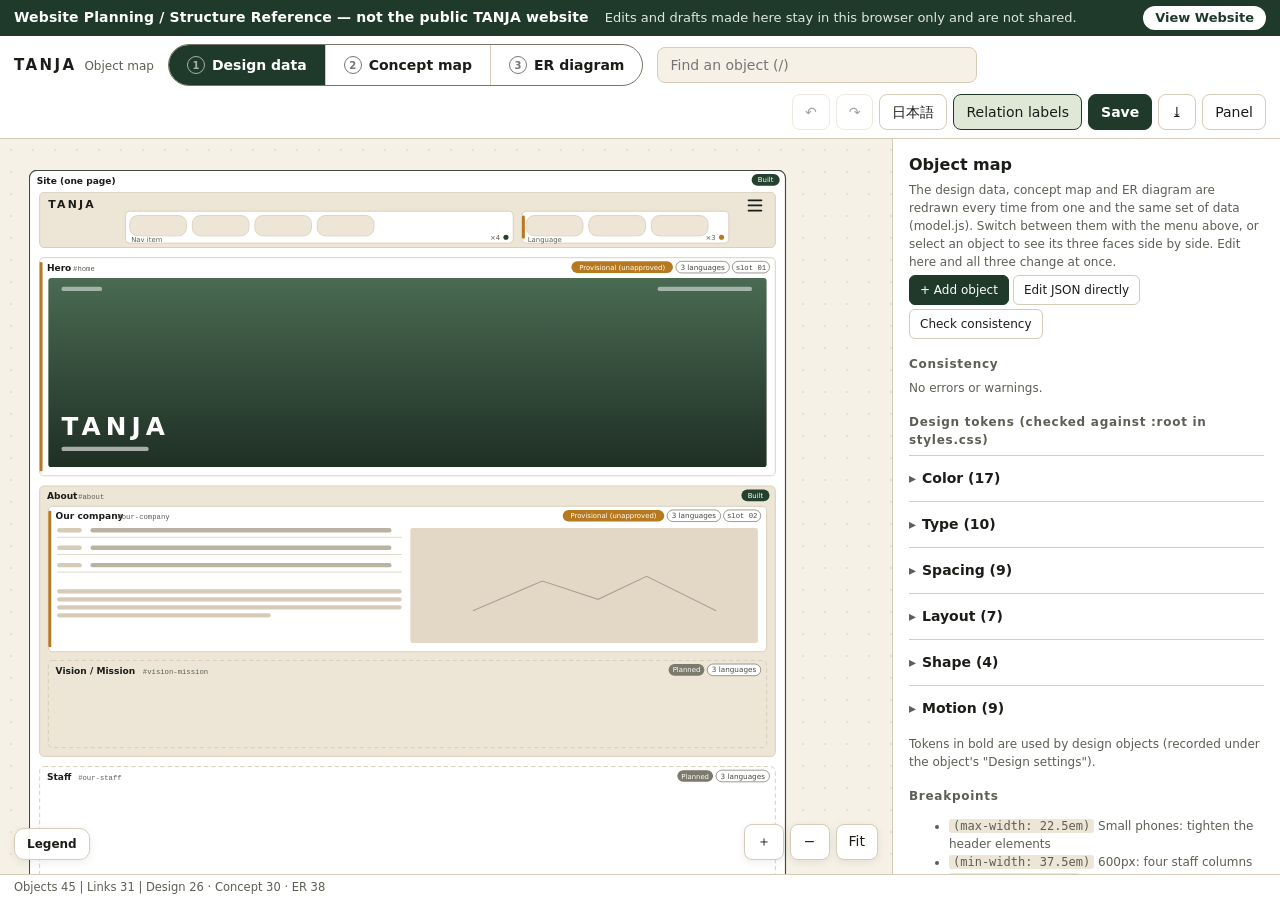
<file: architecture/index.html>
<!doctype html>
<html lang="ja">
<head>
  <meta charset="utf-8">
  <meta name="viewport" content="width=device-width, initial-scale=1">
  <title>Website Structure / Design Map — TANJA</title>
  <link rel="icon" href="../assets/favicon.svg" type="image/svg+xml">
  <link rel="stylesheet" href="explorer.css">
  <!-- 出所は model.js の1ファイルだけ。3つのビューはここから毎回描き直される。 -->
  <script src="i18n.js"></script>
  <script src="model.js"></script>
  <script src="model-core.js"></script>
  <script src="layout.js"></script>
  <script src="skins.js"></script>
</head>
<body data-view="design">
  <div id="refband" role="note">
    <strong>Website Planning / Structure Reference — not the public TANJA website</strong>
    <span class="note"><span data-l="ja" lang="ja">ここでの編集・下書きはこのブラウザ内だけに残り、共有されません。</span><span data-l="en" lang="en">Edits and drafts made here stay in this browser only and are not shared.</span></span>
    <a href="../index.html">View Website</a>
  </div>
  <header id="bar">
    <div class="brand"><strong>TANJA</strong><span><span data-l="ja" lang="ja">オブジェクトマップ</span><span data-l="en" lang="en">Object map</span></span></div>
    <nav id="viewmenu" role="tablist" aria-label="ビューの切り替え"></nav>
    <div class="search">
      <input id="search" type="search" placeholder="オブジェクトを探す（/）" autocomplete="off" aria-label="オブジェクトを探す">
      <ul id="results" hidden></ul>
    </div>
    <div class="tools">
      <button id="undo" type="button" title="元に戻す（Ctrl+Z）" aria-label="元に戻す">↶</button>
      <button id="redo" type="button" title="やり直す（Ctrl+Shift+Z）" aria-label="やり直す">↷</button>
      <button id="langbtn" type="button" title="表示言語 / Language" aria-label="表示言語 / Language">EN</button>
      <button id="labelbtn" type="button" aria-pressed="true" title="関係ラベルを常に表示（オフなら選択時のみ）"><span data-l="ja" lang="ja">関係ラベル</span><span data-l="en" lang="en">Relation labels</span></button>
      <button id="savebtn" type="button" class="primary" title="model.js に保存（Ctrl+S）"><span data-l="ja" lang="ja">保存</span><span data-l="en" lang="en">Save</span></button>
      <button id="dlbtn" type="button" title="model.js をダウンロード">⤓</button>
      <button id="inspbtn" type="button" title="右パネルの開閉"><span data-l="ja" lang="ja">パネル</span><span data-l="en" lang="en">Panel</span></button>
    </div>
  </header>

  <div id="draftbar" hidden>
    <span data-l="ja" lang="ja">ブラウザ内の<strong>下書き</strong>を表示しています（model.js とは違います）。</span><span data-l="en" lang="en">Showing a <strong>draft</strong> stored in this browser (it differs from model.js).</span>
    <button id="draftsave" type="button"><span data-l="ja" lang="ja">model.js に保存</span><span data-l="en" lang="en">Save to model.js</span></button>
    <button id="draftdrop" type="button"><span data-l="ja" lang="ja">下書きを破棄</span><span data-l="en" lang="en">Discard draft</span></button>
  </div>

  <div id="stalebar" hidden>
    <span data-l="ja" lang="ja"><strong>model.js が更新されています。</strong>ブラウザ内に、更新前の版から作った下書きが残っています。</span><span data-l="en" lang="en"><strong>model.js has been updated.</strong> This browser still holds a draft made from the earlier version.</span>
    <button id="stalerestore" type="button"><span data-l="ja" lang="ja">下書きを復元</span><span data-l="en" lang="en">Restore draft</span></button>
    <button id="staledrop" type="button"><span data-l="ja" lang="ja">破棄</span><span data-l="en" lang="en">Discard</span></button>
  </div>

  <main id="stage">
    <svg id="canvas" data-view="design" role="application" aria-label="オブジェクトマップのキャンバス" tabindex="-1">
      <defs>
        <pattern id="hatch" width="9" height="9" patternUnits="userSpaceOnUse" patternTransform="rotate(45)"><rect width="9" height="9" fill="none"/><line x1="0" y1="0" x2="0" y2="9" stroke="#9c3a2d" stroke-opacity=".22" stroke-width="2.5"/></pattern>
      </defs>
      <g id="world">
        <g id="lanes"></g>
        <g id="nodes"></g>
        <g id="edges-concept" class="edges"></g>
        <g id="edges-er" class="edges"></g>
        <g id="edges-design" class="edges"></g>
      </g>
    </svg>

    <div id="hud">
      <button id="zin" type="button" aria-label="拡大">＋</button>
      <button id="zout" type="button" aria-label="縮小">−</button>
      <button id="fitbtn" type="button" title="全体を表示（0）"><span data-l="ja" lang="ja">全体</span><span data-l="en" lang="en">Fit</span></button>
    </div>

    <aside id="legend" data-view="design" class="closed">
      <button id="legendbtn" type="button" aria-label="凡例の開閉"><span data-l="ja" lang="ja">凡例</span><span data-l="en" lang="en">Legend</span></button>
      <div class="body">
        <p class="lg-title"><span data-l="ja" lang="ja">状態</span><span data-l="en" lang="en">Status</span></p>
        <ul id="lg-status"></ul>
        <div class="only design"><p class="lg-title"><span data-l="ja" lang="ja">デザインデータ</span><span data-l="en" lang="en">Design data</span></p><p><span data-l="ja" lang="ja">ページの実物どおりの入れ子。斜線＝仮置き、<code>slot 04</code>＝写真枠、<code>×4</code>＝繰り返し数。オブジェクトを選ぶと「移動先」の線が出る。</span><span data-l="en" lang="en">Nested exactly as on the page. Hatching = placeholder, <code>slot 04</code> = photo slot, <code>×4</code> = repeat count. Select an object to see its “links to” lines.</span></p></div>
        <div class="only concept"><p class="lg-title"><span data-l="ja" lang="ja">概念図</span><span data-l="en" lang="en">Concept map</span></p><p><span data-l="ja" lang="ja">色の帯＝領域。矢印は「〜する」の向き。点線は入れ子（含む）。</span><span data-l="en" lang="en">Coloured bands = domains. Arrows point in the direction of the verb. Dotted lines = containment.</span></p></div>
        <div class="only er"><p class="lg-title"><span data-l="ja" lang="ja">ER図</span><span data-l="en" lang="en">ER diagram</span></p><p><span data-l="ja" lang="ja">ここに描いたテーブルは<b>CMSに載せるデータの案</b>で、確定した仕様ではない（状態の点は、対応するページ上のオブジェクトの状態）。<code>PK</code>主キー <code>FK</code>外部キー（斜体は自動生成）／<b>太字</b>必須／<code>?</code>空でよい／「仮」＝いまは仮の値。線の端：縦2本＝1、鳥の足＝多、○＝任意。丸いチップ＝そのテーブルの行（＝デザイン上のカード）。</span><span data-l="en" lang="en">The tables drawn here are a <b>proposal for the data a CMS would hold</b>, not a fixed specification (the status dot is the status of the matching object on the page). <code>PK</code> primary key, <code>FK</code> foreign key (italic = generated), <b>bold</b> = required, <code>?</code> = may be empty, “TBC” = value is provisional for now. Line ends: two bars = one, crow’s foot = many, circle = optional. Round chips = rows of that table (the cards in the design).</span></p></div>
      </div>
    </aside>
  </main>

  <aside id="inspector" aria-label="インスペクター"></aside>
  <div id="status" role="status"></div>
  <div id="toast" role="status" aria-live="polite"></div>

  <script src="i18n-en-model.js"></script>
  <script src="i18n-en-inspector.js"></script>
  <script src="i18n-en-app.js"></script>
  <script src="app.js"></script>
  <script src="inspector.js"></script>
</body>
</html>
</file>
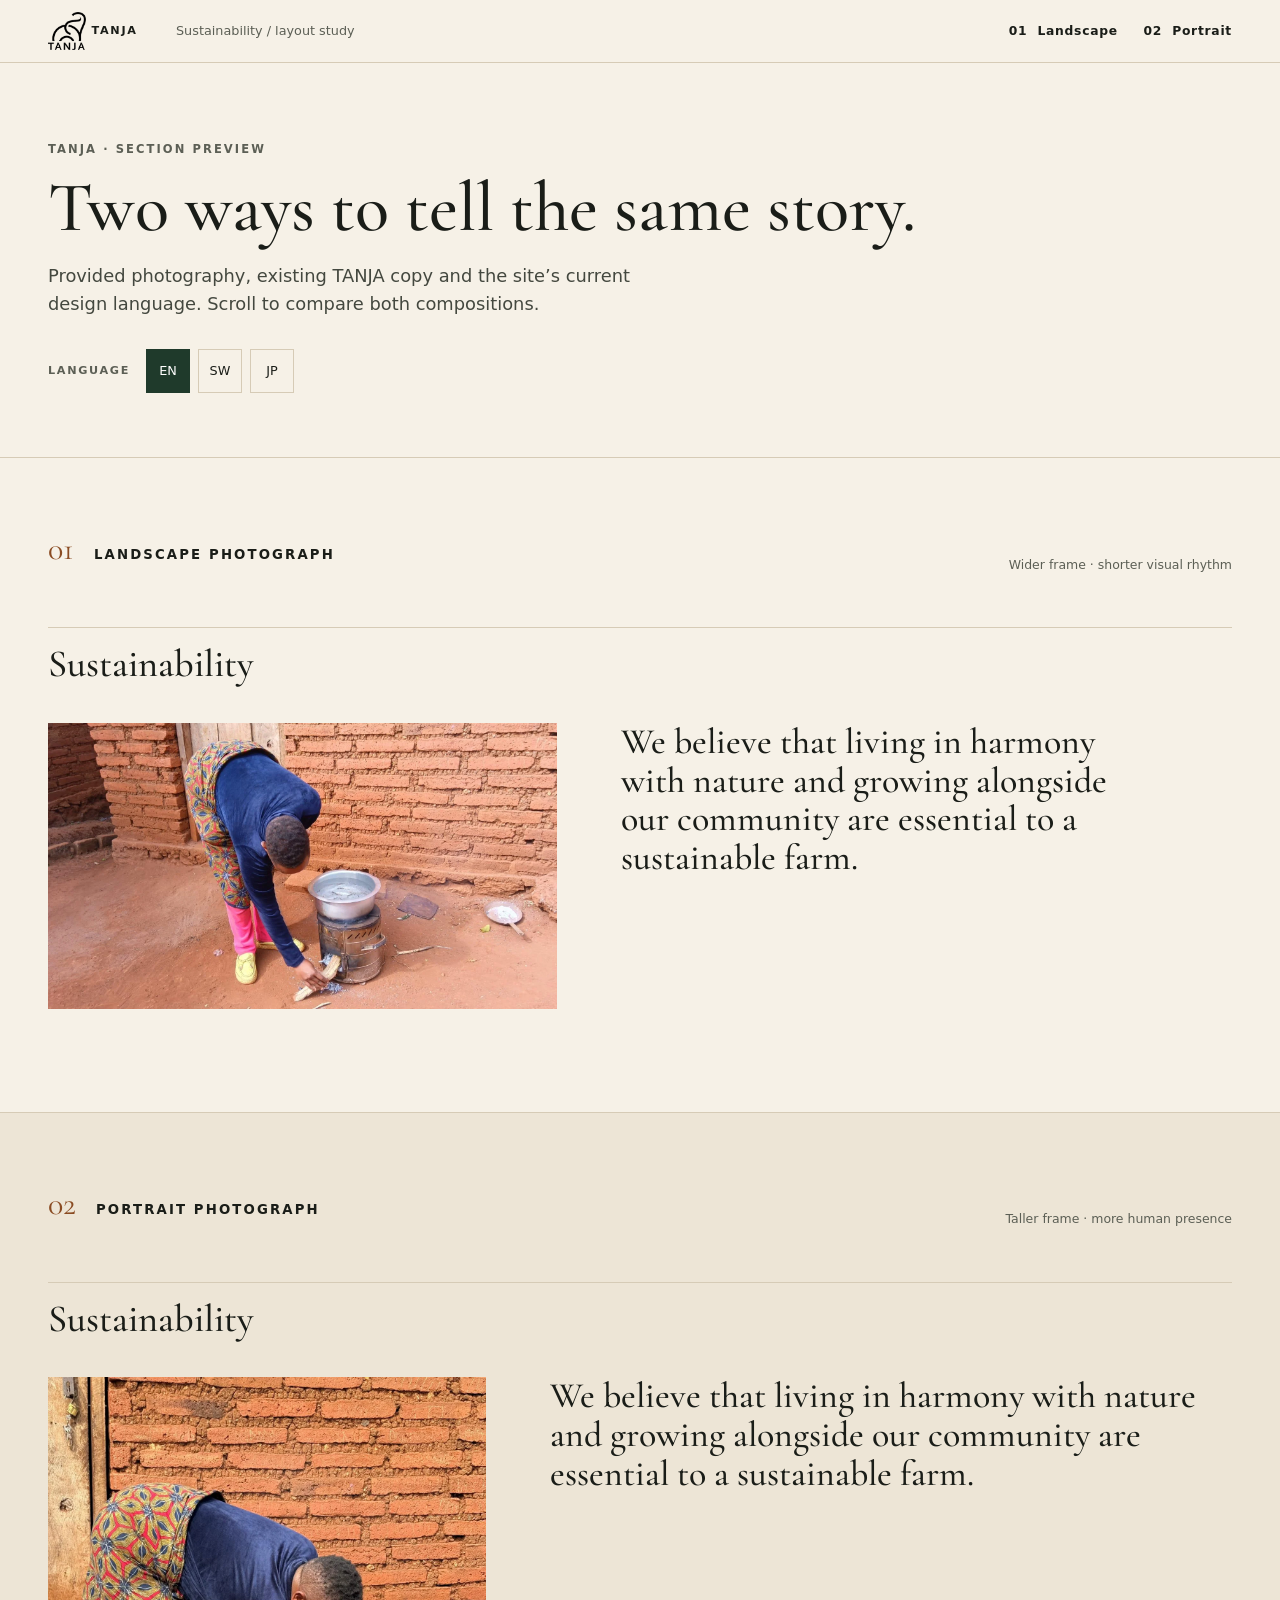
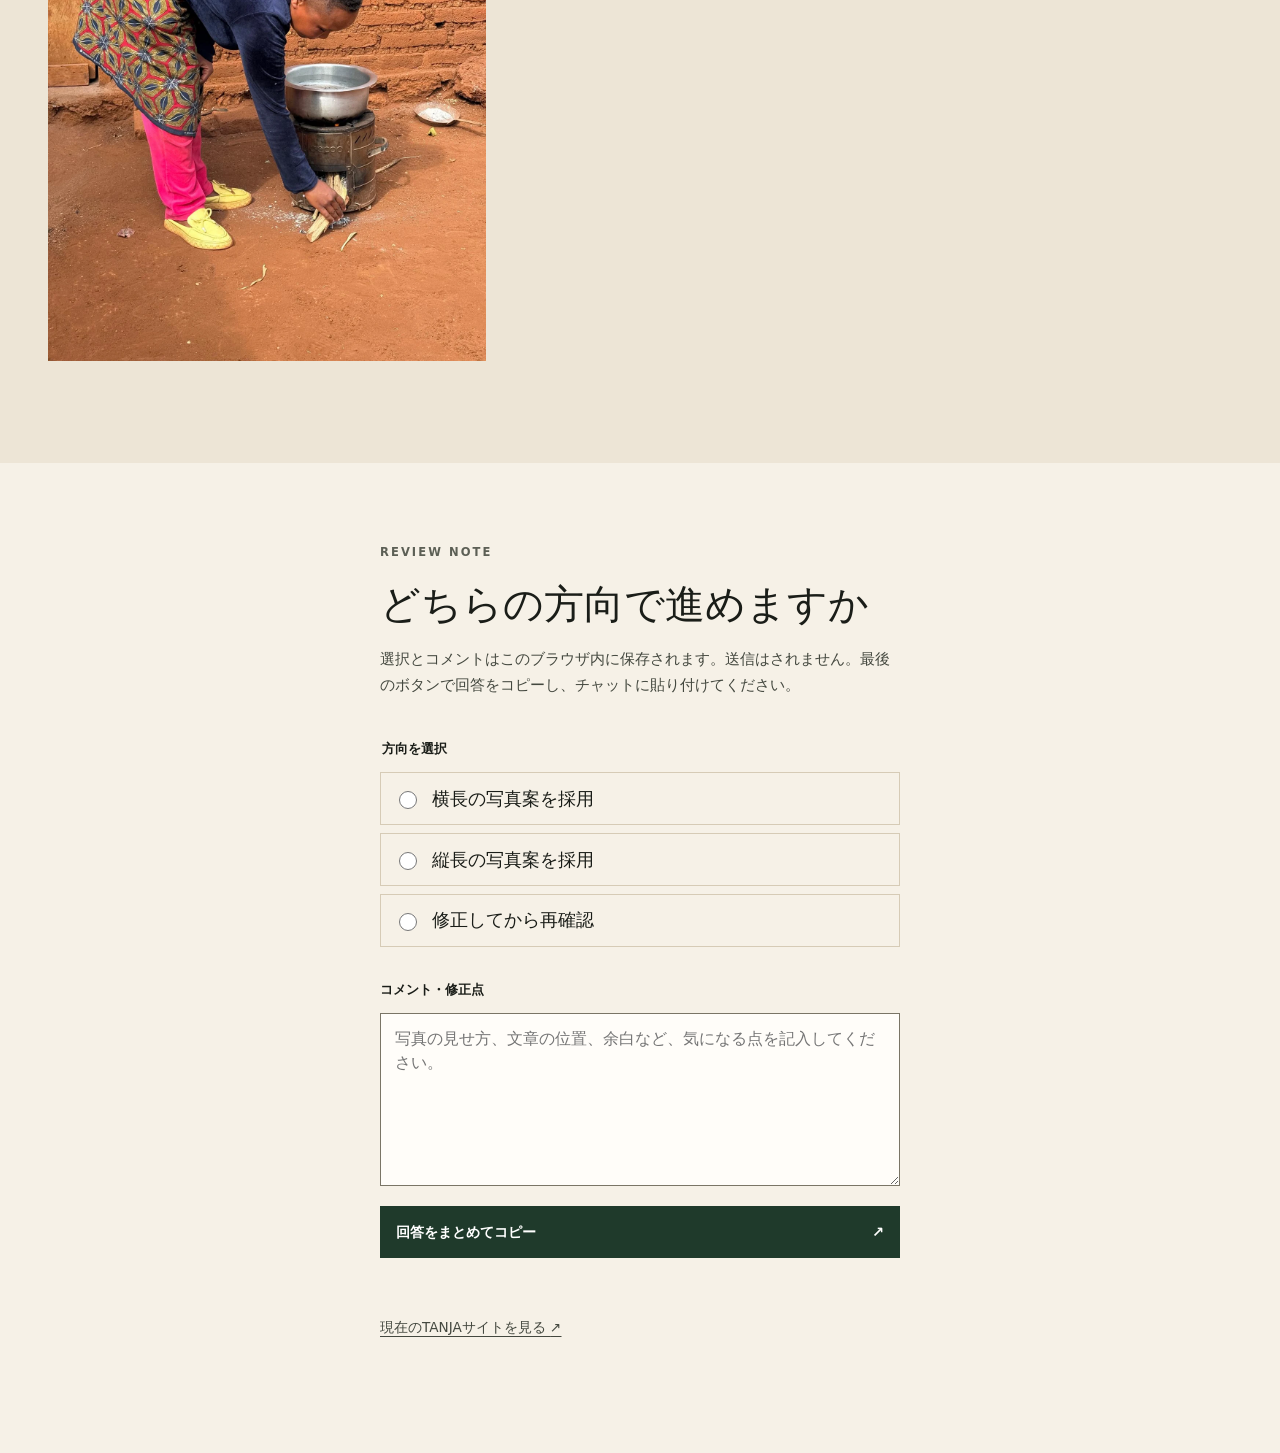
<file: demos/sustainability/index.html>
<!doctype html>
<html lang="en" data-lang="en">
<head>
  <meta charset="utf-8">
  <meta name="viewport" content="width=device-width, initial-scale=1">
  <meta name="theme-color" content="#f6f1e7">
  <title>TANJA — Sustainability photo studies</title>
  <meta name="description" content="Two Sustainability section layouts using the supplied landscape and portrait cookstove photographs.">
  <link rel="stylesheet" href="../../styles.css?v=20261026-portrait2">
  <link rel="stylesheet" href="demo.css">
</head>
<body>
  <header class="demo-header">
    <div class="demo-header__inner">
      <a class="demo-brand" href="../../index.html#project" aria-label="TANJA homepage, Sustainability section">
        <img src="../../assets/images/tanja-logo.png" width="38" height="38" alt="">
        <span>TANJA</span>
      </a>
      <span class="demo-header__name">Sustainability / layout study</span>
      <nav class="demo-nav" aria-label="Design variants">
        <a href="#landscape">01&nbsp; Landscape</a>
        <a href="#portrait">02&nbsp; Portrait</a>
      </nav>
    </div>
  </header>

  <main>
    <div class="demo-intro">
      <p class="demo-intro__eyebrow">TANJA · SECTION PREVIEW</p>
      <h1>Two ways to tell the same story.</h1>
      <p>Provided photography, existing TANJA copy and the site’s current design language. Scroll to compare both compositions.</p>
      <div class="language" aria-label="Preview language">
        <span>LANGUAGE</span>
        <button type="button" data-set-lang="en" aria-pressed="true">EN</button>
        <button type="button" data-set-lang="sw" aria-pressed="false">SW</button>
        <button type="button" data-set-lang="ja" aria-pressed="false">JP</button>
      </div>
    </div>

    <section class="study" id="landscape" aria-labelledby="landscape-label">
      <div class="study__meta">
        <div><span class="study__number">01</span><h2 id="landscape-label">Landscape photograph</h2></div>
        <p>Wider frame · shorter visual rhythm</p>
      </div>
      <div class="sustainability sustainability--landscape">
        <div class="sustainability__heading">
          <h3><span data-l="en" lang="en">Sustainability</span><span data-l="sw" lang="sw">Uendelevu</span><span data-l="ja" lang="ja">サステナビリティ</span></h3>
        </div>
        <div class="sustainability__content">
          <figure class="sustainability__photo">
            <img src="images/cookstove-landscape.webp" width="1599" height="900" alt="A woman tending a wood-fired improved cookstove beside a brick wall." decoding="async">
          </figure>
          <div class="sustainability__copy">
            <p class="sustainability__statement"><span data-l="en" lang="en">We believe that living in harmony with nature and growing alongside our community are essential to a sustainable farm.</span><span data-l="sw" lang="sw">Tunaamini kuwa kuishi kwa kupatana na mazingira na kustawi pamoja na jamii zinazotuzunguka ni muhimu kwa shamba endelevu.</span><span data-l="ja" lang="ja">自然と調和し、地域とともに歩むことが、持続可能な農園にとって大切だと考えています。</span></p>
          </div>
        </div>
      </div>
    </section>

    <section class="study" id="portrait" aria-labelledby="portrait-label">
      <div class="study__meta">
        <div><span class="study__number">02</span><h2 id="portrait-label">Portrait photograph</h2></div>
        <p>Taller frame · more human presence</p>
      </div>
      <div class="sustainability sustainability--portrait">
        <div class="sustainability__heading">
          <h3><span data-l="en" lang="en">Sustainability</span><span data-l="sw" lang="sw">Uendelevu</span><span data-l="ja" lang="ja">サステナビリティ</span></h3>
        </div>
        <div class="sustainability__content">
          <figure class="sustainability__photo">
            <img src="images/cookstove-portrait.webp" width="1200" height="1600" alt="A woman placing firewood into an improved cookstove beside a brick wall." loading="lazy" decoding="async">
          </figure>
          <div class="sustainability__copy">
            <p class="sustainability__statement"><span data-l="en" lang="en">We believe that living in harmony with nature and growing alongside our community are essential to a sustainable farm.</span><span data-l="sw" lang="sw">Tunaamini kuwa kuishi kwa kupatana na mazingira na kustawi pamoja na jamii zinazotuzunguka ni muhimu kwa shamba endelevu.</span><span data-l="ja" lang="ja">自然と調和し、地域とともに歩むことが、持続可能な農園にとって大切だと考えています。</span></p>
          </div>
        </div>
      </div>
    </section>

    <section class="decision" aria-labelledby="decision-title">
      <p class="decision__eyebrow">REVIEW NOTE</p>
      <h2 id="decision-title">どちらの方向で進めますか</h2>
      <p>選択とコメントはこのブラウザ内に保存されます。送信はされません。最後のボタンで回答をコピーし、チャットに貼り付けてください。</p>
      <fieldset>
        <legend>方向を選択</legend>
        <label><input type="radio" name="decision" value="横長の写真案を採用">横長の写真案を採用</label>
        <label><input type="radio" name="decision" value="縦長の写真案を採用">縦長の写真案を採用</label>
        <label><input type="radio" name="decision" value="修正してから再確認">修正してから再確認</label>
      </fieldset>
      <label class="decision__comment" for="comment">コメント・修正点</label>
      <textarea id="comment" rows="6" placeholder="写真の見せ方、文章の位置、余白など、気になる点を記入してください。"></textarea>
      <button class="decision__copy" type="button" id="copy-decision">回答をまとめてコピー <span aria-hidden="true">↗</span></button>
      <p class="decision__status" id="copy-status" role="status" aria-live="polite"></p>
      <a class="decision__source" href="../../index.html#project">現在のTANJAサイトを見る <span aria-hidden="true">↗</span></a>
    </section>
  </main>
  <script src="demo.js"></script>
</body>
</html>
</file>
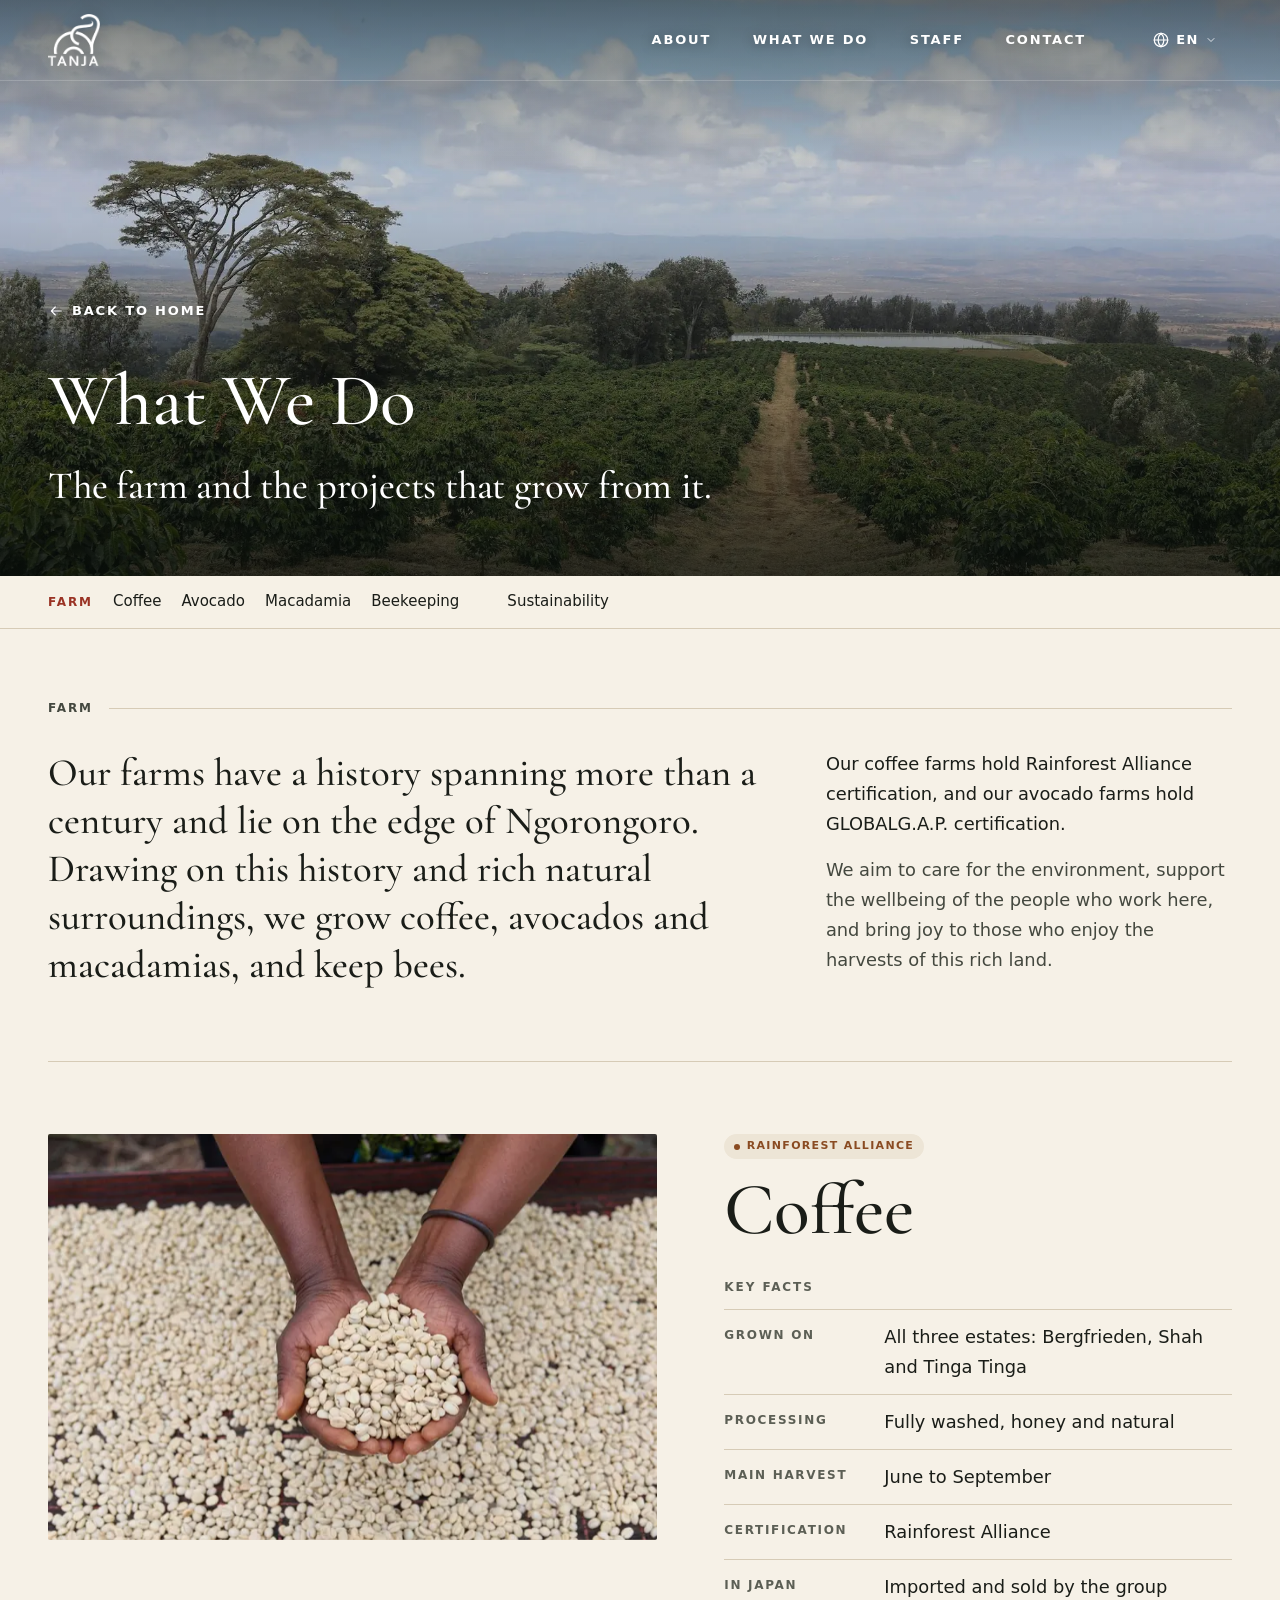
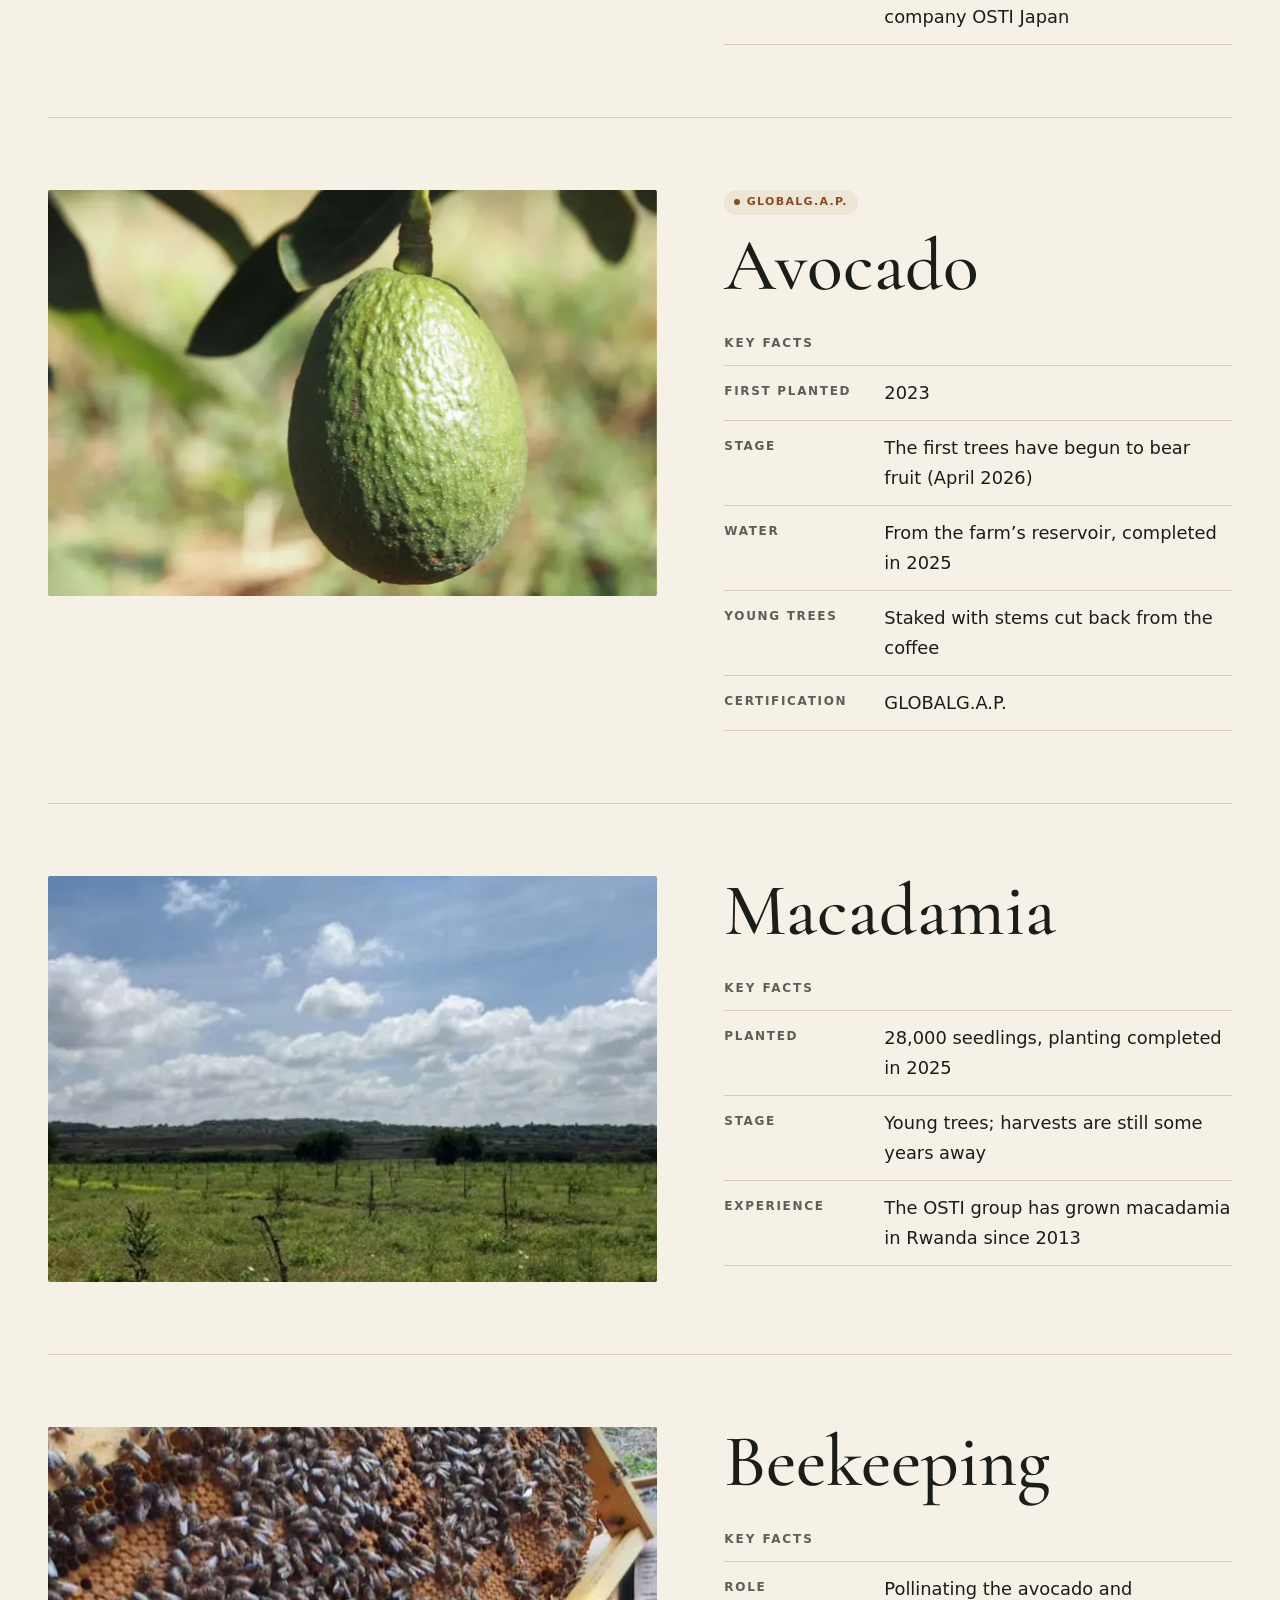
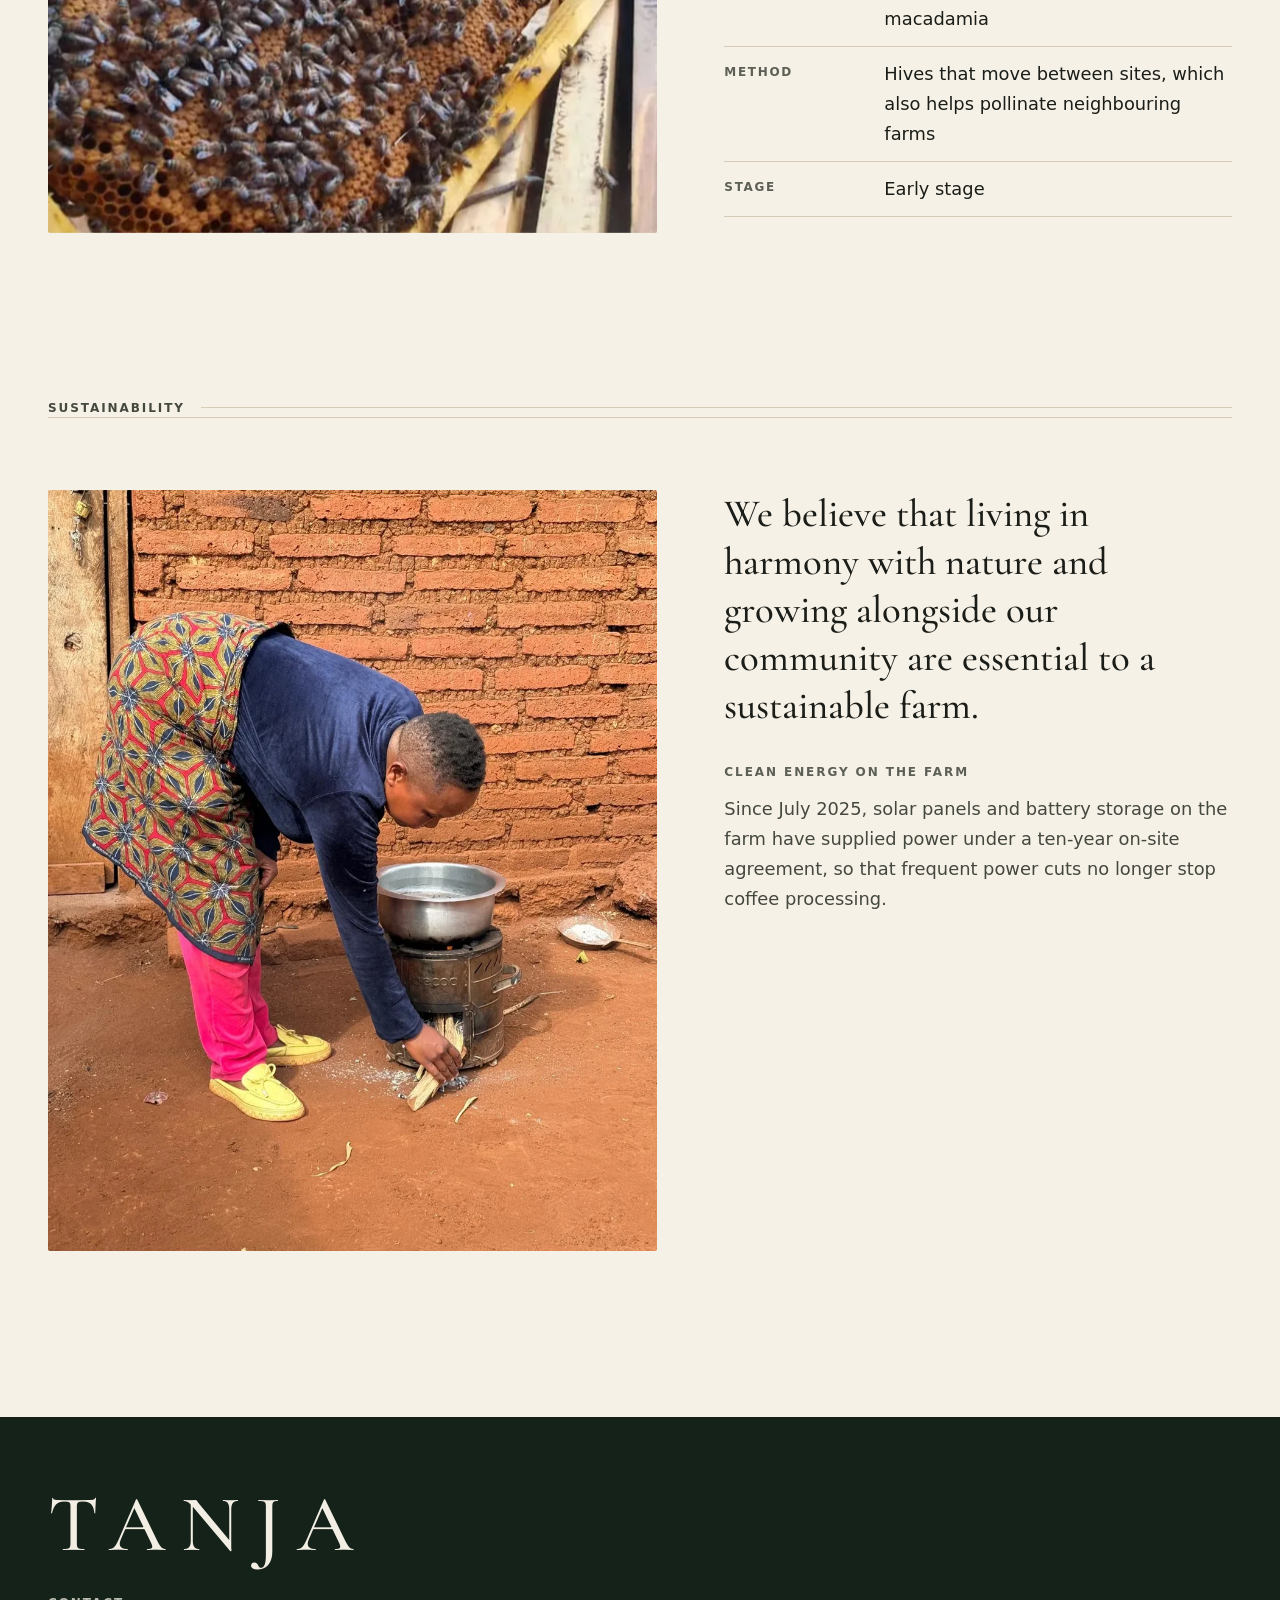
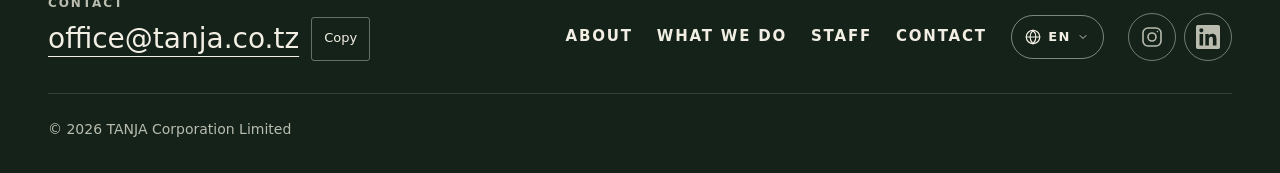
<file: what-we-do.html>
<!DOCTYPE html>
<html lang="en" data-lang="en">
<head>
  <meta charset="utf-8">
  <meta name="viewport" content="width=device-width, initial-scale=1, viewport-fit=cover">
  <title data-review-sw="draft" data-review-ja="draft" data-sw="TANJA — Tunachofanya" data-ja="TANJA — 事業内容">TANJA — What We Do</title>
  <meta name="description" data-review-sw="draft" data-review-ja="draft"
        content="TANJA's farm (coffee, avocado, macadamia, beekeeping), its sustainability approach and its café."
        data-sw="Shamba la TANJA (kahawa, parachichi, makadamia, ufugaji nyuki), mtazamo wake kuhusu uendelevu na mkahawa wake."
        data-ja="TANJAの農園（コーヒー、アボカド、マカダミア、養蜂）、サステナビリティへの考え方、カフェ。">
  <meta name="theme-color" content="#1f3a2b">
  <!-- Link previews (WhatsApp, LinkedIn, Facebook). Absolute URLs point at the review host; change them when the site moves to its real domain. -->
  <meta property="og:type" content="website">
  <meta property="og:site_name" content="TANJA">
  <meta property="og:title" content="TANJA — What We Do">
  <meta property="og:description" content="The farm and the projects that grow from it.">
  <meta property="og:url" content="https://tanja-corp.github.io/tanja-site-review/what-we-do.html">
  <meta property="og:image" content="https://tanja-corp.github.io/tanja-site-review/assets/images/01-hero-2-1200.jpg">
  <meta property="og:image:width" content="1200">
  <meta property="og:image:height" content="800">
  <meta name="twitter:card" content="summary_large_image">
  <link rel="icon" href="assets/favicon.svg" type="image/svg+xml">
  <link rel="preload" href="assets/fonts/cormorant-garamond-latin.woff2" as="font" type="font/woff2" crossorigin>
  <link rel="stylesheet" href="styles.css?v=20261026-portrait2">
  <!-- Language boot: same as index.html. -->
  <script>
    (function () {
      var d = document.documentElement;
      d.classList.add('js');
      try {
        var l = localStorage.getItem('tanja-lang');
        if (l === 'sw') { d.setAttribute('data-lang', l); d.setAttribute('lang', l); }
      } catch (e) {}
    })();
  </script>
  <script src="script.js?v=20261024" defer onerror="document.documentElement.classList.remove('js')"></script>
</head>

<!--
  TANJA Web V2 — What We Do detail page (added 2026-09-26, rebuilt 2026-09-29).

  - One anchor per farm item (#coffee, #avocado, #macadamia, #beekeeping — the same ids as index.html,
    a different document). Every homepage tile links here; the sticky jump bar links to every anchor on this page.
  - FARM follows the production owner's request (Naoaki, 2026-09-29): ONE overall introduction for the four farm items, in his
    words. Each farm item below therefore carries a photo and a short list of key facts only — no descriptive prose.
    The facts come from public OSTI pages, the owner's own message or TANJA's external-facing decks; see docs/COPY_DECK.md.
  - SUSTAINABILITY items carry a longer write-up from the same sources. Deliberately NOT stated: issued credits, partner names,
    beneficiary counts, herd numbers.
  - architecture/check.js only scans index.html; scripts/verify-render.js loads this page in all three languages.
-->

<body>
  <svg class="sprite" width="0" height="0" aria-hidden="true" focusable="false">
    <symbol id="i-globe" viewBox="0 0 24 24"><circle cx="12" cy="12" r="9"/><path d="M3 12h18M12 3c2.6 2.6 3.9 5.6 3.9 9s-1.3 6.4-3.9 9c-2.6-2.6-3.9-5.6-3.9-9S9.4 5.6 12 3z"/></symbol>
    <symbol id="i-chev" viewBox="0 0 24 24"><path d="M6 9l6 6 6-6"/></symbol>
    <symbol id="i-arrow-l" viewBox="0 0 24 24"><path d="M20 12H5M11 6l-6 6 6 6"/></symbol>
    <symbol id="i-instagram" viewBox="0 0 24 24"><rect x="3" y="3" width="18" height="18" rx="5"/><circle cx="12" cy="12" r="4"/><path d="M17.4 6.6h.01"/></symbol>
    <symbol id="i-linkedin" viewBox="0 0 24 24"><path fill="currentColor" stroke="none" d="M20.45 20.45h-3.56v-5.57c0-1.33-.02-3.04-1.85-3.04-1.85 0-2.14 1.45-2.14 2.94v5.67H9.35V9h3.41v1.56h.05c.48-.9 1.64-1.85 3.37-1.85 3.6 0 4.27 2.37 4.27 5.45v6.29zM5.34 7.43a2.06 2.06 0 1 1 0-4.12 2.06 2.06 0 0 1 0 4.12zM3.56 9h3.56v11.45H3.56zM22.22 0H1.77C.79 0 0 .77 0 1.73v20.54C0 23.23.79 24 1.77 24h20.45c.98 0 1.78-.77 1.78-1.73V1.73C24 .77 23.2 0 22.22 0z"/></symbol>
  </svg>

  <a class="skip-link" href="#main">
    <span data-l="en" lang="en">Skip to content</span><span data-l="sw" lang="sw" data-review="draft">Ruka hadi maudhui</span><span data-l="ja" lang="ja" data-review="draft">本文へ移動</span>
  </a>

  <header class="site-header" data-header>
    <div class="site-header__bar container">
      <a class="brand" href="index.html#home" aria-label="TANJA home"><img src="assets/images/tanja-logo.png" alt="TANJA"></a>
      <nav class="site-nav" id="site-nav" aria-labelledby="nav-primary-label">
        <span class="visually-hidden" id="nav-primary-label"><span data-l="en" lang="en">Primary</span><span data-l="sw" lang="sw" data-review="draft">Menyu kuu</span><span data-l="ja" lang="ja" data-review="draft">メインメニュー</span></span>
        <ul class="site-nav__list">
          <li><a href="index.html#about"><span data-l="en" lang="en">About</span><span data-l="sw" lang="sw" data-review="draft">Kuhusu Sisi</span><span data-l="ja" lang="ja" data-review="draft">TANJAについて</span></a></li>
          <li><a href="what-we-do.html" aria-current="page"><span data-l="en" lang="en">What We Do</span><span data-l="sw" lang="sw" data-review="draft">Tunachofanya</span><span data-l="ja" lang="ja" data-review="draft">事業内容</span></a></li>
          <li><a href="index.html#staff"><span data-l="en" lang="en">Staff</span><span data-l="sw" lang="sw" data-review="draft">Wafanyakazi</span><span data-l="ja" lang="ja" data-review="draft">スタッフ</span></a></li>
          <li><a href="index.html#contact"><span data-l="en" lang="en">Contact</span><span data-l="sw" lang="sw" data-review="draft">Wasiliana Nasi</span><span data-l="ja" lang="ja" data-review="draft">お問い合わせ</span></a></li>
        </ul>
      </nav>
      <div class="site-header__tools">
        <div class="lang" data-lang-menu>
          <button type="button" class="lang__toggle" aria-expanded="false" aria-controls="nav-lang-list" aria-label="EN — Language / Lugha">
            <svg class="icon" aria-hidden="true"><use href="#i-globe"/></svg><span class="lang__code" aria-hidden="true">EN</span><svg class="icon lang__chev" aria-hidden="true"><use href="#i-chev"/></svg>
          </button>
          <ul class="lang__list" id="nav-lang-list" hidden>
            <li><button type="button" class="lang__opt" data-set-lang="en" lang="en" aria-pressed="true"><span class="lang__name">English</span><small>EN</small></button></li>
            <li><button type="button" class="lang__opt" data-set-lang="sw" lang="sw" aria-pressed="false"><span class="lang__name">Kiswahili</span><small>SW</small></button></li>
            <!-- JAPANESE OFF (2026-10-16); to restore see the note in index.html <head>:
            <li><button type="button" class="lang__opt" data-set-lang="ja" lang="ja" aria-pressed="false"><span class="lang__name">日本語</span><small>JP</small></button></li> -->
          </ul>
        </div>
        <button type="button" class="menu-btn" aria-expanded="false" aria-controls="site-nav">
          <span class="menu-btn__icon" aria-hidden="true"></span>
          <span class="visually-hidden"><span data-l="en" lang="en">Menu</span><span data-l="sw" lang="sw" data-review="draft">Menyu</span><span data-l="ja" lang="ja" data-review="draft">メニュー</span></span>
        </button>
      </div>
    </div>
  </header>

  <main id="main">
    <section class="page-hero tl-scope" id="wwd-detail-top" aria-labelledby="wwd-detail-title">
      <p class="tl-mark" role="note"><span data-l="en" lang="en">Draft translation</span><span data-l="sw" lang="sw" data-review="draft">Tafsiri ya rasimu</span><span data-l="ja" lang="ja" data-review="draft">翻訳は下書き</span></p>
      <div class="page-hero__media">
        <picture>
          <source srcset="assets/images/wwd-hero-1200.webp 1200w, assets/images/wwd-hero.webp 1990w" sizes="100vw" type="image/webp">
          <img src="assets/images/wwd-hero.jpg" width="1990" height="1119" fetchpriority="high" decoding="async" style="--focal: 50% 60%"
               alt="Coffee on a slope running down to a wide plain, with trees and a blue sky."
               data-review-sw="draft" data-review-ja="draft" data-alt-sw="Kahawa kwenye mteremko unaoshuka hadi uwanda mpana, na miti na anga la buluu."
               data-alt-ja="広い平原へと下る斜面のコーヒー畑。木々と青空。">
        </picture>
      </div>
      <div class="container page-hero__inner">
        <p class="wwd-detail__back"><a href="index.html#what-we-do"><svg class="icon" aria-hidden="true"><use href="#i-arrow-l"/></svg><span data-l="en" lang="en">Back to home</span><span data-l="sw" lang="sw" data-review="draft">Rudi mwanzo</span><span data-l="ja" lang="ja" data-review="draft">ホームに戻る</span></a></p>
        <h1 class="section__title" id="wwd-detail-title"><span data-l="en" lang="en">What We Do</span><span data-l="sw" lang="sw" data-review="draft">Tunachofanya</span><span data-l="ja" lang="ja" data-review="draft">事業内容</span></h1>
        <p class="lede"><span data-l="en" lang="en">The farm and the projects that grow from it.</span><span data-l="sw" lang="sw" data-review="draft">Shamba na miradi inayotokana nalo.</span><span data-l="ja" lang="ja" data-review="draft">農園と、そこから広がるプロジェクト。</span></p>
      </div>
    </section>

    <nav class="wwd-jump" aria-labelledby="wwd-jump-label">
      <span class="visually-hidden" id="wwd-jump-label"><span data-l="en" lang="en">Jump to a section</span><span data-l="sw" lang="sw" data-review="draft">Nenda kwenye sehemu</span><span data-l="ja" lang="ja" data-review="draft">セクションへ移動</span></span>
      <div class="container wwd-jump__row">
        <div class="wwd-jump__group">
          <p class="eyebrow"><span data-l="en" lang="en">Farm</span><span data-l="sw" lang="sw" data-review="draft">Shamba</span><span data-l="ja" lang="ja" data-review="draft">農園</span></p>
          <ul>
            <li><a href="#coffee"><span data-l="en" lang="en">Coffee</span><span data-l="sw" lang="sw" data-review="draft">Kahawa</span><span data-l="ja" lang="ja" data-review="draft">コーヒー</span></a></li>
            <li><a href="#avocado"><span data-l="en" lang="en">Avocado</span><span data-l="sw" lang="sw" data-review="draft">Parachichi</span><span data-l="ja" lang="ja" data-review="draft">アボカド</span></a></li>
            <li><a href="#macadamia"><span data-l="en" lang="en">Macadamia</span><span data-l="sw" lang="sw" data-review="draft">Makadamia</span><span data-l="ja" lang="ja" data-review="draft">マカダミア</span></a></li>
            <li><a href="#beekeeping"><span data-l="en" lang="en">Beekeeping</span><span data-l="sw" lang="sw" data-review="draft">Ufugaji Nyuki</span><span data-l="ja" lang="ja" data-review="draft">養蜂</span></a></li>
          </ul>
        </div>
        <div class="wwd-jump__group">
          <ul>
            <li><a href="#sustainability-detail-title"><span data-l="en" lang="en">Sustainability</span><span data-l="sw" lang="sw" data-review="draft">Uendelevu</span><span data-l="ja" lang="ja" data-review="draft">サステナビリティ</span></a></li>
          </ul>
        </div>
      </div>
    </nav>

    <!-- ================================================================ FARM -->
    <section class="detail-group tl-scope" aria-labelledby="farm-detail-title">
      <p class="tl-mark" role="note"><span data-l="en" lang="en">Draft translation</span><span data-l="sw" lang="sw" data-review="draft">Tafsiri ya rasimu</span><span data-l="ja" lang="ja" data-review="draft">翻訳は下書き</span></p>
      <div class="container">
        <h2 class="group__title" id="farm-detail-title"><span data-l="en" lang="en">Farm</span><span data-l="sw" lang="sw" data-review="draft">Shamba</span><span data-l="ja" lang="ja" data-review="draft">農園</span></h2>
        <div class="detail-group__head farm-intro" data-reveal style="margin-top: var(--sp-6)">
          <p class="statement"><span data-l="en" lang="en">Our farms have a history spanning more than a century and lie on the edge of Ngorongoro. Drawing on this history and rich natural surroundings, we grow coffee, avocados and macadamias, and keep bees.</span><span data-l="sw" lang="sw" data-review="draft">Mashamba yetu yana historia ya zaidi ya karne moja na yako pembezoni mwa Ngorongoro. Tukitegemea historia hii na mazingira haya tajiri ya asili, tunalima kahawa, parachichi na makadamia, na tunafuga nyuki.</span><span data-l="ja" lang="ja" data-review="draft">私たちの農園はンゴロンゴロのほとりに広がり、100年を超える歴史をもちます。受け継いだ歴史と豊かな自然を生かし、コーヒー、アボカド、マカダミアを育て、ミツバチを飼っています。</span></p>
          <div class="farm-intro__body">
            <p><span data-l="en" lang="en">Our coffee farms hold Rainforest Alliance certification, and our avocado farms hold GLOBALG.A.P. certification.</span><span data-l="sw" lang="sw" data-review="draft">Mashamba yetu ya kahawa yana cheti cha Rainforest Alliance, na mashamba yetu ya parachichi yana cheti cha GLOBALG.A.P.</span><span data-l="ja" lang="ja" data-review="draft">認証は、コーヒー農園がレインフォレスト・アライアンス、アボカド農園がGLOBALG.A.P.です。</span></p>
            <p><span data-l="en" lang="en">We aim to care for the environment, support the wellbeing of the people who work here, and bring joy to those who enjoy the harvests of this rich land.</span><span data-l="sw" lang="sw" data-review="draft">Tunalenga kutunza mazingira, kusaidia ustawi wa watu wanaofanya kazi hapa, na kuleta furaha kwa wale wanaofurahia mavuno ya ardhi hii tajiri.</span><span data-l="ja" lang="ja" data-review="draft">目指すのは、環境を守り、ここで働く人々のウェルビーイングを支え、この豊かな土地の実りを味わう人々に喜びを届けることです。</span></p>
          </div>
        </div>

        <!-- Coffee: key facts only (owner's request). Sources (keys defined in docs/COPY_DECK.md): O-farms (all three estates grow coffee), O-ecsite 2024-10 / O-tour 2025-03
             (three processing methods), O-action1 2024-09 (main harvest June–September), N (certification), O-solar (sold in Japan by OSTI Japan). -->
        <article class="wwd-detail" id="coffee">
          <figure class="media media--3x2 wwd-detail__media">
            <picture>
              <source srcset="assets/images/wwd-coffee-process-700.webp 700w, assets/images/wwd-coffee-process.webp 1200w" sizes="(min-width: 48em) 50vw, 100vw" type="image/webp">
              <img src="assets/images/wwd-coffee-process.jpg" width="1200" height="800" loading="lazy" decoding="async"
                   alt="Two cupped hands holding pale parchment coffee above a drying bed."
                   data-review-sw="draft" data-review-ja="draft" data-alt-sw="Viganja viwili vikiwa vimeshika kahawa ya ganda juu ya kitanda cha kukaushia."
                   data-alt-ja="乾燥棚の上で、パーチメントコーヒーをすくう両手。">
            </picture>
          </figure>
          <div class="wwd-detail__body">
            <p class="chip">Rainforest Alliance</p>
            <h3 class="wwd-detail__title"><span data-l="en" lang="en">Coffee</span><span data-l="sw" lang="sw" data-review="draft">Kahawa</span><span data-l="ja" lang="ja" data-review="draft">コーヒー</span></h3>
            <div class="wwd-detail__section">
              <h4><span data-l="en" lang="en">Key facts</span><span data-l="sw" lang="sw" data-review="draft">Mambo muhimu</span><span data-l="ja" lang="ja" data-review="draft">主な事実</span></h4>
              <dl class="keyfacts">
                <div><dt><span data-l="en" lang="en">Grown on</span><span data-l="sw" lang="sw" data-review="draft">Hulimwa</span><span data-l="ja" lang="ja" data-review="draft">栽培地</span></dt><dd><span data-l="en" lang="en">All three estates: Bergfrieden, Shah and Tinga Tinga</span><span data-l="sw" lang="sw" data-review="draft">Mashamba yote matatu: Bergfrieden, Shah na Tinga Tinga</span><span data-l="ja" lang="ja" data-review="draft">3つの農園すべて（バーグフリーデン、シャー、ティンガティンガ）</span></dd></div>
                <div><dt><span data-l="en" lang="en">Processing</span><span data-l="sw" lang="sw" data-review="draft">Uchakataji</span><span data-l="ja" lang="ja" data-review="draft">精製方法</span></dt><dd><span data-l="en" lang="en">Fully washed, honey and natural</span><span data-l="sw" lang="sw" data-review="draft">Iliyooshwa kikamilifu (fully washed), honey na natural</span><span data-l="ja" lang="ja" data-review="draft">フルウォッシュド、ハニー、ナチュラル</span></dd></div>
                <div><dt><span data-l="en" lang="en">Main harvest</span><span data-l="sw" lang="sw" data-review="draft">Mavuno makuu</span><span data-l="ja" lang="ja" data-review="draft">主な収穫期</span></dt><dd><span data-l="en" lang="en">June to September</span><span data-l="sw" lang="sw" data-review="draft">Juni hadi Septemba</span><span data-l="ja" lang="ja" data-review="draft">6月〜9月</span></dd></div>
                <div><dt><span data-l="en" lang="en">Certification</span><span data-l="sw" lang="sw" data-review="draft">Cheti</span><span data-l="ja" lang="ja" data-review="draft">認証</span></dt><dd>Rainforest Alliance</dd></div>
                <div><dt><span data-l="en" lang="en">In Japan</span><span data-l="sw" lang="sw" data-review="draft">Nchini Japani</span><span data-l="ja" lang="ja" data-review="draft">日本での販売</span></dt><dd><span data-l="en" lang="en">Imported and sold by the group company OSTI Japan</span><span data-l="sw" lang="sw" data-review="draft">Huagizwa na kuuzwa na kampuni dada ya OSTI Japan</span><span data-l="ja" lang="ja" data-review="draft">グループ会社のOSTI Japanが輸入・販売</span></dd></div>
              </dl>
            </div>
          </div>
        </article>

        <!-- Avocado: O-support 2026-04 (first trees planted 2023 bearing fruit; coffee cut-back stems used as stakes), O-ye2025 (reservoir
             supplies the avocado fields), N (certification). -->
        <article class="wwd-detail" id="avocado">
          <figure class="media media--3x2 wwd-detail__media">
            <picture>
              <source srcset="assets/images/06-avocado-wide-700.webp 700w, assets/images/06-avocado-wide.webp 1200w" sizes="(min-width: 48em) 50vw, 100vw" type="image/webp">
              <img src="assets/images/06-avocado-wide.jpg" width="1200" height="800" loading="lazy" decoding="async"
                   alt="A single green avocado hanging from a branch, with the orchard blurred behind."
                   data-review-sw="draft" data-review-ja="draft" data-alt-sw="Parachichi moja la kijani likining’inia kwenye tawi, shamba likionekana kwa ukungu nyuma."
                   data-alt-ja="枝から下がる一つの緑のアボカド。背景に果樹園がぼやけて写る。">
            </picture>
          </figure>
          <div class="wwd-detail__body">
            <p class="chip">GLOBALG.A.P.</p>
            <h3 class="wwd-detail__title"><span data-l="en" lang="en">Avocado</span><span data-l="sw" lang="sw" data-review="draft">Parachichi</span><span data-l="ja" lang="ja" data-review="draft">アボカド</span></h3>
            <div class="wwd-detail__section">
              <h4><span data-l="en" lang="en">Key facts</span><span data-l="sw" lang="sw" data-review="draft">Mambo muhimu</span><span data-l="ja" lang="ja" data-review="draft">主な事実</span></h4>
              <dl class="keyfacts">
                <div><dt><span data-l="en" lang="en">First planted</span><span data-l="sw" lang="sw" data-review="draft">Upandaji wa kwanza</span><span data-l="ja" lang="ja" data-review="draft">最初の定植</span></dt><dd>2023</dd></div>
                <div><dt><span data-l="en" lang="en">Stage</span><span data-l="sw" lang="sw" data-review="draft">Hatua</span><span data-l="ja" lang="ja" data-review="draft">現状</span></dt><dd><span data-l="en" lang="en">The first trees have begun to bear fruit (April 2026)</span><span data-l="sw" lang="sw" data-review="draft">Miti ya kwanza imeanza kuzaa matunda (Aprili 2026)</span><span data-l="ja" lang="ja" data-review="draft">最初に植えた木が実をつけ始めた（2026年4月）</span></dd></div>
                <div><dt><span data-l="en" lang="en">Water</span><span data-l="sw" lang="sw" data-review="draft">Maji</span><span data-l="ja" lang="ja" data-review="draft">水</span></dt><dd><span data-l="en" lang="en">From the farm’s reservoir, completed in 2025</span><span data-l="sw" lang="sw" data-review="draft">Kutoka bwawa la shamba, lililokamilika mwaka 2025</span><span data-l="ja" lang="ja" data-review="draft">2025年に完成した農園の貯水池から</span></dd></div>
                <div><dt><span data-l="en" lang="en">Young trees</span><span data-l="sw" lang="sw" data-review="draft">Miti michanga</span><span data-l="ja" lang="ja" data-review="draft">若木の支え</span></dt><dd><span data-l="en" lang="en">Staked with stems cut back from the coffee</span><span data-l="sw" lang="sw" data-review="draft">Hushikiliwa kwa vijiti vilivyokatwa kutoka kwenye kahawa</span><span data-l="ja" lang="ja" data-review="draft">コーヒーの剪定で出た幹を添え木に使用</span></dd></div>
                <div><dt><span data-l="en" lang="en">Certification</span><span data-l="sw" lang="sw" data-review="draft">Cheti</span><span data-l="ja" lang="ja" data-review="draft">認証</span></dt><dd>GLOBALG.A.P.</dd></div>
              </dl>
            </div>
          </div>
        </article>

        <!-- Macadamia: O-ye2025 (28,000 seedlings planted, 2025), O-support (young trees, still years from sale),
             O-about (the OSTI group has grown macadamia in Rwanda since 2013). -->
        <article class="wwd-detail" id="macadamia">
          <figure class="media media--3x2 wwd-detail__media">
            <picture>
              <source srcset="assets/images/05-macadamia.webp" type="image/webp">
              <img src="assets/images/05-macadamia.jpg" width="476" height="595" loading="lazy" decoding="async"
                   alt="Young macadamia trees planted in rows on a green field under a blue sky."
                   data-review-sw="draft" data-review-ja="draft" data-alt-sw="Miti michanga ya makadamia iliyopandwa kwa safu kwenye shamba la kijani chini ya anga la buluu."
                   data-alt-ja="青空の下、緑の畑に列をなして植えられたマカダミアの若木。">
            </picture>
          </figure>
          <div class="wwd-detail__body">
            <h3 class="wwd-detail__title"><span data-l="en" lang="en">Macadamia</span><span data-l="sw" lang="sw" data-review="draft">Makadamia</span><span data-l="ja" lang="ja" data-review="draft">マカダミア</span></h3>
            <div class="wwd-detail__section">
              <h4><span data-l="en" lang="en">Key facts</span><span data-l="sw" lang="sw" data-review="draft">Mambo muhimu</span><span data-l="ja" lang="ja" data-review="draft">主な事実</span></h4>
              <dl class="keyfacts">
                <div><dt><span data-l="en" lang="en">Planted</span><span data-l="sw" lang="sw" data-review="draft">Imepandwa</span><span data-l="ja" lang="ja" data-review="draft">定植</span></dt><dd><span data-l="en" lang="en">28,000 seedlings, planting completed in 2025</span><span data-l="sw" lang="sw" data-review="draft">Miche 28,000, upandaji ulikamilika mwaka 2025</span><span data-l="ja" lang="ja" data-review="draft">苗木28,000本、2025年に定植完了</span></dd></div>
                <div><dt><span data-l="en" lang="en">Stage</span><span data-l="sw" lang="sw" data-review="draft">Hatua</span><span data-l="ja" lang="ja" data-review="draft">現状</span></dt><dd><span data-l="en" lang="en">Young trees; harvests are still some years away</span><span data-l="sw" lang="sw" data-review="draft">Miti michanga; mavuno bado yako miaka kadhaa mbele</span><span data-l="ja" lang="ja" data-review="draft">若木の段階で、収穫はまだ数年先</span></dd></div>
                <div><dt><span data-l="en" lang="en">Experience</span><span data-l="sw" lang="sw" data-review="draft">Uzoefu</span><span data-l="ja" lang="ja" data-review="draft">グループの経験</span></dt><dd><span data-l="en" lang="en">The OSTI group has grown macadamia in Rwanda since 2013</span><span data-l="sw" lang="sw" data-review="draft">Kundi la OSTI limelima makadamia nchini Rwanda tangu mwaka 2013</span><span data-l="ja" lang="ja" data-review="draft">OSTIグループは2013年からルワンダでマカダミアを栽培</span></dd></div>
              </dl>
            </div>
          </div>
        </article>

        <!-- Beekeeping: TANJA decks for visitors (NAS F4 slide 19, F5 slide 26: pollination of avocado and macadamia; migratory hives
             that also pollinate neighbouring farms), TANJA Profile (F1: trial / initial stage). VERIFY the stage wording with the owner. -->
        <article class="wwd-detail" id="beekeeping">
          <figure class="media media--3x2 wwd-detail__media">
            <picture>
              <source srcset="assets/images/10-beekeeping.webp" type="image/webp">
              <img src="assets/images/10-beekeeping.jpg" width="640" height="800" loading="lazy" decoding="async"
                   alt="A hive frame covered in honeybees, held above the hive boxes."
                   data-review-sw="draft" data-review-ja="draft" data-alt-sw="Fremu ya mzinga iliyojaa nyuki, ikiwa imeinuliwa juu ya masanduku ya mizinga."
                   data-alt-ja="巣箱の上に持ち上げられた、ミツバチがびっしりとついた巣枠。">
            </picture>
          </figure>
          <div class="wwd-detail__body">
            <h3 class="wwd-detail__title"><span data-l="en" lang="en">Beekeeping</span><span data-l="sw" lang="sw" data-review="draft">Ufugaji Nyuki</span><span data-l="ja" lang="ja" data-review="draft">養蜂</span></h3>
            <div class="wwd-detail__section">
              <h4><span data-l="en" lang="en">Key facts</span><span data-l="sw" lang="sw" data-review="draft">Mambo muhimu</span><span data-l="ja" lang="ja" data-review="draft">主な事実</span></h4>
              <dl class="keyfacts">
                <div><dt><span data-l="en" lang="en">Role</span><span data-l="sw" lang="sw" data-review="draft">Kazi yake</span><span data-l="ja" lang="ja" data-review="draft">役割</span></dt><dd><span data-l="en" lang="en">Pollinating the avocado and macadamia</span><span data-l="sw" lang="sw" data-review="draft">Kuchavusha parachichi na makadamia</span><span data-l="ja" lang="ja" data-review="draft">アボカドとマカダミアの受粉</span></dd></div>
                <div><dt><span data-l="en" lang="en">Method</span><span data-l="sw" lang="sw" data-review="draft">Mbinu</span><span data-l="ja" lang="ja" data-review="draft">方法</span></dt><dd><span data-l="en" lang="en">Hives that move between sites, which also helps pollinate neighbouring farms</span><span data-l="sw" lang="sw" data-review="draft">Mizinga inayohamishwa kati ya maeneo, jambo linalosaidia pia kuchavusha mashamba ya jirani</span><span data-l="ja" lang="ja" data-review="draft">巣箱を移動させる養蜂で、近隣農家の受粉にも役立てる</span></dd></div>
                <div><dt><span data-l="en" lang="en">Stage</span><span data-l="sw" lang="sw" data-review="draft">Hatua</span><span data-l="ja" lang="ja" data-review="draft">現状</span></dt><dd><span data-l="en" lang="en">Early stage</span><span data-l="sw" lang="sw" data-review="draft">Hatua za mwanzo</span><span data-l="ja" lang="ja" data-review="draft">初期段階</span></dd></div>
              </dl>
            </div>
          </div>
        </article>
      </div>
    </section>

    <!-- ================================================================ SUSTAINABILITY -->
    <section class="detail-group tl-scope" aria-labelledby="sustainability-detail-title">
      <p class="tl-mark" role="note"><span data-l="en" lang="en">Draft translation</span><span data-l="sw" lang="sw" data-review="draft">Tafsiri ya rasimu</span><span data-l="ja" lang="ja" data-review="draft">翻訳は下書き</span></p>
      <div class="container">
        <h2 class="group__title" id="sustainability-detail-title"><span data-l="en" lang="en">Sustainability</span><span data-l="sw" lang="sw" data-review="draft">Uendelevu</span><span data-l="ja" lang="ja" data-review="draft">サステナビリティ</span></h2>

        <!-- Selected portrait photograph and the section statement; other existing sustainability stories follow. -->
        <article class="wwd-detail" id="sustainability-story">
          <figure class="media media--4x5 wwd-detail__media">
            <img src="assets/images/07-cookstove-portrait.webp" width="1000" height="1333" loading="lazy" decoding="async"
                 alt="A woman placing firewood into an improved cookstove beside a brick wall."
                 data-review-sw="draft" data-review-ja="draft" data-alt-sw="Mwanamke akiweka kuni katika jiko banifu kando ya ukuta wa matofali."
                 data-alt-ja="レンガの壁のそばで、改良型かまどに薪を入れる女性。">
          </figure>
          <div class="wwd-detail__body">
            <p class="statement"><span data-l="en" lang="en">We believe that living in harmony with nature and growing alongside our community are essential to a sustainable farm.</span><span data-l="sw" lang="sw" data-review="draft">Tunaamini kuwa kuishi kwa kupatana na mazingira na kustawi pamoja na jamii zinazotuzunguka ni muhimu kwa shamba endelevu.</span><span data-l="ja" lang="ja" data-review="draft">自然と調和し、地域とともに歩むことが、持続可能な農園にとって大切だと考えています。</span></p>
            <div class="wwd-detail__section">
              <h3><span data-l="en" lang="en">Clean energy on the farm</span><span data-l="sw" lang="sw" data-review="draft">Nishati safi shambani</span><span data-l="ja" lang="ja" data-review="draft">農園の再生可能エネルギー</span></h3>
              <p><span data-l="en" lang="en">Since July 2025, solar panels and battery storage on the farm have supplied power under a ten-year on-site agreement, so that frequent power cuts no longer stop coffee processing.</span><span data-l="sw" lang="sw" data-review="draft">Tangu Julai 2025, paneli za jua na betri za kuhifadhi umeme shambani zimekuwa zikitoa umeme chini ya mkataba wa miaka kumi, ili kukatika kwa umeme mara kwa mara kusisimamishe tena uchakataji wa kahawa.</span><span data-l="ja" lang="ja" data-review="draft">2025年7月からは、農園に設置した太陽光パネルと蓄電池が、10年契約のオンサイトPPAで電力を供給しています。頻繁な停電でコーヒーの加工が止まる事態を防ぐための設備です。</span></p>
            </div>
          </div>
        </article>

        <!-- REMOVED 2026-10-16 (meeting): the Lunch (#school) and Cattle (#cattle) write-ups. They are farming activity, not projects. The full text is in the
             git history of this file (commit 2e2192a) and the homepage versions are kept in docs/COPY_DECK.md of tanja-corporate-site. -->
      </div>
    </section>

  </main>

  <footer class="site-footer tl-scope">
    <p class="tl-mark" role="note"><span data-l="en" lang="en">Draft translation</span><span data-l="sw" lang="sw" data-review="draft">Tafsiri ya rasimu</span><span data-l="ja" lang="ja" data-review="draft">翻訳は下書き</span></p>
    <div class="container site-footer__grid">
      <div>
        <p class="site-footer__brand">TANJA</p>
        <!-- TEMPORARY: shared office@ mailbox until the inquiry-only address exists (see index.html footer). Change href and text together. -->
        <p class="site-footer__label"><span data-l="en" lang="en">Contact</span><span data-l="sw" lang="sw" data-review="draft">Wasiliana Nasi</span><span data-l="ja" lang="ja" data-review="draft">お問い合わせ</span></p>
        <p class="site-footer__mail"><a href="mailto:office@tanja.co.tz">office@tanja.co.tz</a></p>
      </div>
      <div class="site-footer__tools">
        <nav class="site-footer__nav" aria-labelledby="nav-footer-label" data-mirror-nav="#site-nav">
          <span class="visually-hidden" id="nav-footer-label"><span data-l="en" lang="en">Footer</span><span data-l="sw" lang="sw" data-review="draft">Menyu ya chini</span><span data-l="ja" lang="ja" data-review="draft">フッターメニュー</span></span>
          <ul>
            <li><a href="index.html#about"><span data-l="en" lang="en">About</span><span data-l="sw" lang="sw" data-review="draft">Kuhusu Sisi</span><span data-l="ja" lang="ja" data-review="draft">TANJAについて</span></a></li>
            <li><a href="what-we-do.html"><span data-l="en" lang="en">What We Do</span><span data-l="sw" lang="sw" data-review="draft">Tunachofanya</span><span data-l="ja" lang="ja" data-review="draft">事業内容</span></a></li>
            <li><a href="index.html#staff"><span data-l="en" lang="en">Staff</span><span data-l="sw" lang="sw" data-review="draft">Wafanyakazi</span><span data-l="ja" lang="ja" data-review="draft">スタッフ</span></a></li>
            <li><a href="index.html#contact"><span data-l="en" lang="en">Contact</span><span data-l="sw" lang="sw" data-review="draft">Wasiliana Nasi</span><span data-l="ja" lang="ja" data-review="draft">お問い合わせ</span></a></li>
          </ul>
        </nav>
        <div class="lang lang--up" data-lang-menu>
          <button type="button" class="lang__toggle" aria-expanded="false" aria-controls="nav-lang-list-foot" aria-label="EN — Language / Lugha">
            <svg class="icon" aria-hidden="true"><use href="#i-globe"/></svg><span class="lang__code" aria-hidden="true">EN</span><svg class="icon lang__chev" aria-hidden="true"><use href="#i-chev"/></svg>
          </button>
          <ul class="lang__list" id="nav-lang-list-foot" hidden>
            <li><button type="button" class="lang__opt" data-set-lang="en" lang="en" aria-pressed="true"><span class="lang__name">English</span><small>EN</small></button></li>
            <li><button type="button" class="lang__opt" data-set-lang="sw" lang="sw" aria-pressed="false"><span class="lang__name">Kiswahili</span><small>SW</small></button></li>
            <!-- JAPANESE OFF (2026-10-16); to restore see the note in index.html <head>:
            <li><button type="button" class="lang__opt" data-set-lang="ja" lang="ja" aria-pressed="false"><span class="lang__name">日本語</span><small>JP</small></button></li> -->
          </ul>
        </div>
        <ul class="social social--icons" role="list">
          <li><a class="social__icon" href="https://www.instagram.com/tanja20232026?srtk=MTlkN2I4dXF1bm14dg==" target="_blank" rel="noopener noreferrer" aria-label="Instagram"><svg class="icon" aria-hidden="true"><use href="#i-instagram"/></svg><span class="visually-hidden">Instagram</span></a></li>
          <li><a class="social__icon" href="https://www.linkedin.com/in/tanja-ltd-a10106444" target="_blank" rel="noopener noreferrer" aria-label="LinkedIn"><svg class="icon" aria-hidden="true"><use href="#i-linkedin"/></svg><span class="visually-hidden">LinkedIn</span></a></li>
        </ul>
      </div>
      <p class="site-footer__legal">© 2026 TANJA Corporation Limited</p>
    </div>
  </footer>
</body>
</html>
</file>
<file: styles.css>
/* ==========================================================================
   TANJA Web V2 — styles.css  (2026-09-29 redesign: "estate editorial")
   Plain CSS, no build step, no framework. One self-hosted webfont (Cormorant Garamond, Latin, variable weight, 38 KB, OFL —
   assets/fonts/OFL.txt) for headings; body text uses the platform's own sans-serif, Japanese headings the platform's Mincho.

   Structure
     0  Design tokens (change the look here; everything below reads these)
     1  Base / reset / language switching / translation-review marker
     2  Layout: the 12-column editorial grid (.wrap), section heads, reveal
     3  Header, navigation, language menu
     4  Hero slider
     5  Shared components (photograph frame, labels, links)
     6  About · What We Do · Career · Contact
     7  Footer
     8  Breakpoints (phone first: everything above is the phone layout)
     9  Motion, forced colours, print

   Direction: the farm's own photographs carry the page. Warm paper, forest green and one coffee-cherry accent; a classical serif
   for the voice of the company, a quiet sans for everything functional; generous space; hairlines instead of boxes.
   References (principles only, nothing copied): Material Design 3 colour roles / type roles / state layers; Apple HIG 44pt
   targets, safe-area insets, content-over-chrome; Lima Tanzania only for the header-over-photograph / section order.
   ========================================================================== */

@font-face {
  font-family: "Cormorant Garamond";
  src: url("assets/fonts/cormorant-garamond-latin.woff2") format("woff2");
  font-weight: 300 700;
  font-style: normal;
  font-display: swap;
  unicode-range: U+0000-00FF, U+0131, U+0152-0153, U+02BB-02BC, U+02C6, U+02DA, U+02DC, U+0304, U+0308, U+0329, U+2000-206F, U+20AC, U+2122, U+2191, U+2193, U+2212, U+2215, U+FEFF, U+FFFD;
}

/* ---------- 0. Design tokens ---------------------------------------------- */
:root {
  color-scheme: light;

  /* Colour roles (M3 role names, TANJA values). Measured WCAG contrast: ink on paper 15.1:1 · ink-2 8.3 · muted 5.8 (4.6 on paper-3)
     · outline 4.1 (non-text) · cherry 6.5 · clay 6.0 · cream on forest 10.7 · on-dark-2 on forest 6.4 · cream on deep forest 14.3. */
  --c-surface: #f6f1e7;
  --c-surface-2: #ede5d6;
  --c-surface-3: #e2d8c5;
  --c-on-surface: #1a1d18;
  --c-on-surface-2: #44483f;
  --c-on-surface-3: #5c5f55;
  --c-outline: #7a7566;
  --c-outline-2: #d6cbb6;
  --c-primary: #1f3a2b;
  --c-on-primary: #ffffff;
  --c-primary-2: #dfe7d7;
  --c-on-primary-2: #16301f;
  --c-accent: #9a3324;
  --c-clay: #8a4b22;
  --c-inverse: #142219;
  --c-on-inverse: #f3eee3;
  --c-on-inverse-2: #b9bcae;
  --c-hero-scrim: 8, 14, 10;

  /* Type */
  --font-sans: system-ui, -apple-system, "Segoe UI", Roboto, "Noto Sans", "Helvetica Neue", Arial, sans-serif;
  --font-serif: "Cormorant Garamond", "Iowan Old Style", "Palatino Linotype", Palatino, Georgia, serif;
  --font-ja: "Hiragino Sans", "Hiragino Kaku Gothic ProN", "Yu Gothic UI", "Yu Gothic", "Noto Sans JP", "Noto Sans CJK JP", Meiryo, sans-serif;
  --font-ja-serif: "Hiragino Mincho ProN", "Yu Mincho", YuMincho, "Noto Serif JP", "Noto Serif CJK JP", serif;

  --fs-display: clamp(5rem, 10vw, 10rem);  /* Hero wordmark: grows with the viewport, then stops scaling. */
  /* 2026-10-23: phone minimums lowered (headline 44 -> 34px, statement 26 -> 21px, title 26 -> 20px at 360px) so one phone screen holds more than a heading. */
  --fs-headline: clamp(2.125rem, 1.25rem + 4.2vw, 5.5rem);
  --fs-statement: clamp(1.3rem, 0.9rem + 1.9vw, 2.875rem);
  --fs-title-l: clamp(1.25rem, 1rem + 1.3vw, 2.375rem);
  --fs-title: 1.25rem;
  --fs-body-l: clamp(1.0625rem, 1.0417rem + 0.0926vw, 1.125rem);
  --fs-body: 1rem;
  --fs-label: 0.75rem;

  /* Space: 4px base. */
  --sp-1: 0.25rem;
  --sp-2: 0.5rem;
  --sp-3: 0.75rem;
  --sp-4: 1rem;
  --sp-5: 1.5rem;
  --sp-6: 2rem;
  --sp-7: 3rem;
  --sp-8: 4.5rem;
  --sp-9: 7rem;
  --section-y: clamp(3.5rem, 2.25rem + 4.5vw, 8rem);
  --gutter: clamp(1.25rem, 0.5rem + 3.2vw, 3rem);
  --col-gap: clamp(1rem, 0.4rem + 2vw, 2rem);
  --container: 84rem;
  --measure: 34rem;

  /* Shape */
  --radius-s: 2px;
  --radius-m: 14px;
  --radius-pill: 999px;
  --shadow-menu: 0 18px 48px -12px rgba(20, 34, 25, 0.28), 0 2px 8px rgba(20, 34, 25, 0.08);

  /* Motion */
  --ease: cubic-bezier(0.2, 0, 0, 1);
  --ease-out: cubic-bezier(0.05, 0.7, 0.1, 1);
  --ease-in: cubic-bezier(0.3, 0, 0.8, 0.15);
  --ease-slide: cubic-bezier(0.45, 0, 0.15, 1);
  --dur-s: 150ms;
  --dur-m: 300ms;
  --dur-l: 450ms;
  --dur-slide: 750ms;                 /* 2026-10-23: 1400 -> 750ms, so a tap or a swipe answers at once */
  --hero-interval: 6s;

  /* Layout constants */
  --header-h: 4.25rem;
  --touch: 44px;
  --focus: var(--c-primary);
}

@media (min-width: 60em) {
  :root { --header-h: 5rem; }
}
/* Phones: tighter vertical rhythm (the large steps are for wide screens). */
@media (max-width: 37.49em) {
  :root { --sp-7: 2.25rem; --sp-8: 3rem; }
}
/* Office monitors: everything is set in rem, so raising the root size scales type, space and the container together and the
   composition keeps its proportions (1920px: 17px base, 1428px container; 2560px: 19px base, 1596px container). */
@media (min-width: 100em) { html { font-size: 106.25%; } }   /* 1600px */
@media (min-width: 135em) { html { font-size: 118.75%; } }   /* 2160px */

/* ---------- 1. Base / reset / language switching --------------------------- */
*, *::before, *::after { box-sizing: border-box; }

html {
  -webkit-text-size-adjust: 100%;
  text-size-adjust: 100%;
  scroll-padding-top: var(--header-h);
}

body {
  margin: 0;
  background: var(--c-surface);
  color: var(--c-on-surface);
  font-family: var(--font-sans);
  font-size: var(--fs-body-l);
  line-height: 1.68;
  text-rendering: optimizeLegibility;
  -webkit-font-smoothing: antialiased;
}

html[data-lang="ja"] body { font-family: var(--font-ja); line-height: 1.95; letter-spacing: 0.03em; }
html[data-lang="ja"] { line-break: strict; word-break: auto-phrase; }

img, picture, svg { display: block; max-width: 100%; }
img { height: auto; }
h1, h2, h3, h4, p, ul, dl, dd, figure, blockquote { margin: 0; }
h1, h2, h3, h4 { overflow-wrap: anywhere; font-weight: 500; }
ul[role="list"], .site-nav__list, .site-footer__nav ul, .lang__list { list-style: none; padding: 0; }
a { color: inherit; }
button { font: inherit; color: inherit; }

/* The company's voice: serif. Japanese swaps to the platform Mincho (no download). */
.section__title, .lede, .statement, .crop__title, .project__title, .hero__title,
.brand__mark, .site-footer__brand, .cafe__title, .wwd-detail__title {
  font-family: var(--font-serif);
  font-variant-numeric: lining-nums;           /* Cormorant's default old-style figures sink "1920s" below the line */
}
html[data-lang="ja"] :is(.section__title, .lede, .statement, .crop__title, .project__title, .cafe__title,
  .wwd-detail__title) { font-family: var(--font-ja-serif); letter-spacing: 0.04em; }

/* Language variants: each translatable string exists three times; only the active one is shown.
   With JS off the default (English) shows, because <html data-lang="en"> is hard-coded. */
[data-l="sw"], [data-l="ja"] { display: none; }
html[data-lang="sw"] [data-l="sw"],
html[data-lang="ja"] [data-l="ja"] { display: revert; }
html[data-lang="sw"] [data-l="en"],
html[data-lang="ja"] [data-l="en"] { display: none; }
@supports selector(:has(*)) {
  html[data-lang="sw"] [data-l="en"]:not(:has(~ [data-l="sw"])),
  html[data-lang="ja"] [data-l="en"]:not(:has(~ [data-l="ja"])) { display: revert; }
}

.visually-hidden {
  position: absolute; width: 1px; height: 1px; margin: -1px; padding: 0;
  overflow: hidden; clip-path: inset(50%); white-space: nowrap; border: 0;
}
.sprite { position: absolute; width: 0; height: 0; overflow: hidden; }

.icon { width: 1.5rem; height: 1.5rem; fill: none; stroke: currentColor; stroke-width: 1.6; stroke-linecap: round; stroke-linejoin: round; flex: none; }

:focus-visible { outline: 3px solid var(--focus); outline-offset: 2px; border-radius: 2px; }
:focus:not(:focus-visible) { outline: none; }

.skip-link {
  position: absolute; left: var(--sp-4); top: -4rem; z-index: 300;
  padding: var(--sp-3) var(--sp-4); min-height: var(--touch);
  background: var(--c-primary); color: var(--c-on-primary); border-radius: var(--radius-s);
  text-decoration: none; font-weight: 600;
  transition: top var(--dur-s) var(--ease);
}
.skip-link:focus { top: var(--sp-3); --focus: #fff; }

/* Translation review marker: shown at the top of a section only while it still holds a draft string in the active language. */
.tl-scope { position: relative; }
.tl-mark {
  display: none; position: absolute; z-index: 2; margin: 0;
  top: clamp(0.75rem, 0.4rem + 1.2vw, 1.5rem);
  right: max(var(--gutter), env(safe-area-inset-right), calc((100% - var(--container)) / 2));
  padding: 0.125rem 0.625rem; border: 1px solid currentColor; border-radius: var(--radius-pill);
  color: var(--c-on-surface-3); font-size: 0.75rem; line-height: 1.6; letter-spacing: 0.03em; pointer-events: none;
}
html[data-lang="sw"] .tl-mark, html[data-lang="ja"] .tl-mark { display: inline-flex; }
@supports selector(:has(*)) {
  html[data-lang="sw"] .tl-mark, html[data-lang="ja"] .tl-mark { display: none; }
  html[data-lang="sw"] .tl-scope:has(:not(.tl-mark) > [data-l="sw"][data-review="draft"]) > .tl-mark,
  html[data-lang="ja"] .tl-scope:has(:not(.tl-mark) > [data-l="ja"][data-review="draft"]) > .tl-mark { display: inline-flex; }
}
.site-footer > .tl-mark, .page-hero > .tl-mark { color: var(--c-on-inverse-2); }

/* ---------- 2. Layout: 12-column editorial grid ---------------------------- */
/* .wrap = two edge tracks + 12 columns. Text sits on the columns; a photograph may run to a window edge:
     grid-column: col 7 / full-end       right half, bleeding off the right edge
     grid-column: full-start / col 7     left half, bleeding off the left edge
   Below 768px the grid has no gaps and every child takes the whole text width. */
.wrap {
  --cg: 0px;
  --edge-l: max(var(--gutter), env(safe-area-inset-left), calc((100% - var(--container)) / 2));
  --edge-r: max(var(--gutter), env(safe-area-inset-right), calc((100% - var(--container)) / 2));
  display: grid;
  grid-template-columns:
    [full-start] minmax(0, calc(var(--edge-l) - var(--cg)))
    repeat(12, [col] minmax(0, 1fr))
    [content-end] minmax(0, calc(var(--edge-r) - var(--cg)))
    [full-end];
  column-gap: var(--cg);
}
.wrap > * { grid-column: col 1 / content-end; min-width: 0; }
.wrap > .wrap { grid-column: full-start / full-end; }

.container {
  width: 100%; max-width: calc(var(--container) + 2 * var(--gutter)); margin-inline: auto;
  padding-left: max(var(--gutter), env(safe-area-inset-left));
  padding-right: max(var(--gutter), env(safe-area-inset-right));
}

.section { position: relative; padding-block: var(--section-y); }
/* An element with the hidden attribute must stay hidden even when a class gives it a display value (the prepared Mission section). */
[hidden] { display: none !important; }
/* Backgrounds alternate by themselves, counting every <section> in <main> (the hero is the first, the hidden Mission section the second): About tint, What We Do paper, Staff tint. */
main > .section:nth-of-type(odd) { background: var(--c-surface-2); }

/* The small kicker above the title was removed on 2026-10-16 (meeting), so the title starts flush; margin-top stays for a title that follows other content (the detail page). */
.section__title {
  margin-top: var(--sp-4);
  font-size: var(--fs-headline); line-height: 0.98; font-weight: 500; letter-spacing: -0.01em;
  text-wrap: balance;
}
html[data-lang="ja"] .section__title { font-size: calc(var(--fs-headline) * 0.72); line-height: 1.3; font-weight: 600; }
.section__title:first-child { margin-top: 0; }

.eyebrow, .group__title, .chip {
  font-size: var(--fs-label); font-weight: 600; letter-spacing: 0.16em; text-transform: uppercase; line-height: 1.5;
}
html[data-lang="ja"] :is(.eyebrow, .group__title, .chip) { letter-spacing: 0.08em; font-size: 0.8125rem; }

.lede {
  font-size: var(--fs-statement); line-height: 1.22; font-weight: 500; letter-spacing: -0.005em;
  text-wrap: pretty; overflow-wrap: anywhere;
}
html[data-lang="ja"] .lede { font-size: calc(var(--fs-statement) * 0.72); line-height: 1.75; font-weight: 600; }

/* Scroll reveal (progressive enhancement: only once script.js has run and only when motion is allowed). */
@media (prefers-reduced-motion: no-preference) {
  .js-ready [data-reveal] { opacity: 0; transform: translateY(18px); transition: opacity 900ms var(--ease-out), transform 900ms var(--ease-out); }
  .js-ready [data-reveal].is-in { opacity: 1; transform: none; }
  .js-ready [data-reveal-group] > * { opacity: 0; transform: translateY(18px); transition: opacity 900ms var(--ease-out), transform 900ms var(--ease-out); }
  .js-ready [data-reveal-group].is-in > * { opacity: 1; transform: none; }
  .js-ready [data-reveal-group].is-in > :nth-child(2) { transition-delay: 90ms; }
  .js-ready [data-reveal-group].is-in > :nth-child(3) { transition-delay: 180ms; }
  .js-ready [data-reveal-group].is-in > :nth-child(4) { transition-delay: 270ms; }
}

/* ---------- 3. Header, navigation, language menu --------------------------- */
.site-header {
  position: sticky; top: 0; z-index: 100;
  background: rgba(246, 241, 231, 0.94); color: var(--c-on-surface);
  -webkit-backdrop-filter: saturate(1.4) blur(12px); backdrop-filter: saturate(1.4) blur(12px);
  border-bottom: 1px solid var(--c-outline-2);
  --focus: var(--c-primary);
}
.site-header__bar {
  position: relative;
  display: flex; align-items: center; justify-content: space-between; flex-wrap: wrap;
  gap: var(--sp-2) var(--sp-4); min-height: var(--header-h);
}
.site-header :is(a, button) { scroll-margin-top: calc(-1 * var(--header-h)); }

.brand { display: inline-flex; flex: 0 0 auto; align-items: center; justify-content: center; min-height: var(--touch); text-decoration: none; }
.brand img { display: block; width: 44px; height: 44px; object-fit: contain; transition: filter var(--dur-l) var(--ease); }
.brand__mark { font-weight: 600; font-size: 1.625rem; letter-spacing: 0.24em; line-height: 1; margin-right: -0.24em; }

.site-header__tools { display: flex; align-items: center; gap: var(--sp-2); margin-left: auto; }

/* Primary nav — default (no JS / wide) is a plain inline list. */
.site-nav { order: 3; flex-basis: 100%; padding-bottom: var(--sp-2); }
.site-nav__list { display: flex; flex-wrap: wrap; gap: 0 var(--sp-2); }
.site-nav a {
  position: relative; display: inline-flex; align-items: center; min-height: var(--touch);
  padding: 0 var(--sp-2); text-decoration: none;
  font-size: 0.8125rem; font-weight: 600; letter-spacing: 0.14em; text-transform: uppercase;
}
html[data-lang="ja"] .site-nav a { letter-spacing: 0.08em; font-size: 0.875rem; }
.site-nav a::after {
  content: ""; position: absolute; left: var(--sp-2); right: var(--sp-2); bottom: 0.55rem; height: 1px;
  background: currentColor; transform: scaleX(0); transform-origin: left;
  transition: transform var(--dur-m) var(--ease);
}
.site-nav a[aria-current="true"]::after { transform: scaleX(1); }
@media (hover: hover) { .site-nav a:hover::after { transform: scaleX(1); } }

/* Language menu: ONE button (globe + current code). One tap opens a small panel listing all three languages.
   Without JavaScript the button stays hidden (switching needs JS anyway) and the page reads in English. */
.lang { position: relative; }
.lang__toggle {
  display: inline-flex; align-items: center; gap: 0.4rem; min-height: var(--touch); padding: 0 0.875rem 0 0.75rem;
  border: 1px solid transparent; border-radius: var(--radius-pill); background: transparent; cursor: pointer;
  font-size: 0.8125rem; font-weight: 600; letter-spacing: 0.1em;
  transition: background-color var(--dur-s) var(--ease), color var(--dur-s) var(--ease), border-color var(--dur-s) var(--ease);
}
.lang__toggle .icon { width: 1.125rem; height: 1.125rem; }
.lang__toggle .lang__chev { width: 0.75rem; height: 0.75rem; transition: transform var(--dur-m) var(--ease); }
.lang__toggle[aria-expanded="true"] .lang__chev { transform: rotate(180deg); }
@media (hover: hover) { .lang__toggle:hover { background: rgba(26, 29, 24, 0.06); } }

.lang__list {
  position: absolute; right: 0; top: calc(100% + 0.5rem); z-index: 5; min-width: 13.5rem; margin: 0; padding: 0.375rem;
  background: var(--c-surface); color: var(--c-on-surface); border-radius: var(--radius-m); box-shadow: var(--shadow-menu);
  border: 1px solid var(--c-outline-2); transform-origin: top right; --focus: var(--c-primary);
}
.lang__list[hidden] { display: none; }
.js-ready .lang__list:not([hidden]) { animation: lang-in var(--dur-m) var(--ease-out); }
@keyframes lang-in { from { opacity: 0; transform: translateY(-4px) scale(0.98); } }
.lang__opt {
  display: flex; align-items: center; justify-content: space-between; gap: var(--sp-4); width: 100%; min-height: 48px;
  padding: 0 0.875rem; border: 0; border-radius: 10px; background: transparent; cursor: pointer; text-align: left;
  font-size: 1rem; font-weight: 500; letter-spacing: 0; text-transform: none;
}
.lang__opt small { font-size: 0.75rem; font-weight: 600; letter-spacing: 0.12em; color: var(--c-on-surface-3); }
.lang__opt[aria-pressed="true"] { background: var(--c-primary-2); color: var(--c-on-primary-2); }
.lang__opt[aria-pressed="true"] small { color: var(--c-on-primary-2); }
.lang__opt[aria-pressed="true"] small::before { content: "\2713\00a0\00a0"; letter-spacing: 0; }
@media (hover: hover) { .lang__opt[aria-pressed="false"]:hover { background: rgba(26, 29, 24, 0.06); } }
.lang__opt:focus-visible { outline-offset: -3px; }
/* Upward-opening variant (footer). */
.lang--up .lang__list { top: auto; bottom: calc(100% + 0.5rem); left: 0; right: auto; transform-origin: bottom left; }

/* Menu button exists only once script.js has loaded. */
.menu-btn {
  display: none; position: relative; width: var(--touch); height: var(--touch);
  align-items: center; justify-content: center; padding: 0; border: 0; background: transparent; cursor: pointer;
  border-radius: var(--radius-pill);
}
.menu-btn__icon, .menu-btn__icon::before, .menu-btn__icon::after {
  display: block; width: 1.375rem; height: 1.5px; background: currentColor; border-radius: 2px;
  transition: transform var(--dur-m) var(--ease), background-color var(--dur-s) var(--ease);
}
.menu-btn__icon { position: relative; }
.menu-btn__icon::before, .menu-btn__icon::after { content: ""; position: absolute; left: 0; }
.menu-btn__icon::before { top: -6px; }
.menu-btn__icon::after { top: 6px; }
.menu-btn[aria-expanded="true"] .menu-btn__icon { background: transparent; }
.menu-btn[aria-expanded="true"] .menu-btn__icon::before { transform: translateY(6px) rotate(45deg); }
.menu-btn[aria-expanded="true"] .menu-btn__icon::after { transform: translateY(-6px) rotate(-45deg); }

html:not(.js-ready) .lang, html:not(.js-ready) .menu-btn { visibility: hidden; }
html:not(.js) .lang { display: none; }

/* --- Mobile: language button + menu button in the bar; nav becomes a full-screen sheet --- */
@media (max-width: 59.99em) {
  .js .site-header__bar { flex-wrap: nowrap; }
  .js .menu-btn { display: inline-flex; }

  .js .site-nav {
    position: fixed; inset: 0; z-index: -1; order: 0; flex-basis: auto;
    padding: calc(var(--header-h) + var(--sp-5)) max(var(--gutter), env(safe-area-inset-right)) calc(var(--sp-7) + env(safe-area-inset-bottom)) max(var(--gutter), env(safe-area-inset-left));
    background: var(--c-surface); color: var(--c-on-surface); overflow-y: auto; overscroll-behavior: contain;
    opacity: 0; visibility: hidden; transform: translateY(-0.5rem);
    transition: opacity 200ms var(--ease-in), transform 200ms var(--ease-in), visibility 0s linear 200ms;
  }
  /* backdrop-filter would make the header the containing block of the fixed sheet (clipping it to the bar): drop it while open. */
  .js .site-header.is-menu-open { -webkit-backdrop-filter: none; backdrop-filter: none; background: var(--c-surface); }
  .js .site-header.is-menu-open .site-nav {
    opacity: 1; visibility: visible; transform: none;
    transition: opacity var(--dur-l) var(--ease-out), transform var(--dur-l) var(--ease-out), visibility 0s;
  }
  .js .site-nav__list { display: block; counter-reset: nav; }
  .js .site-nav li { counter-increment: nav; }
  .js .site-nav a {
    display: flex; align-items: baseline; gap: var(--sp-4); width: 100%; min-height: 4.5rem; padding: var(--sp-3) 0;
    font-family: var(--font-serif); font-size: min(2.25rem, 11vw); font-weight: 500; letter-spacing: 0; text-transform: none; overflow-wrap: anywhere;
    border-bottom: 1px solid var(--c-outline-2);
  }
  html[data-lang="ja"].js .site-nav a { font-family: var(--font-ja-serif); font-size: 1.5rem; }
  .js .site-nav a::before {
    content: counter(nav, decimal-leading-zero); font-family: var(--font-sans); font-size: 0.75rem; font-weight: 600;
    letter-spacing: 0.14em; color: var(--c-accent);
  }
  .js .site-nav a::after { display: none; }
  .js .site-nav a[aria-current="true"] { color: var(--c-primary); }
  body.menu-open { overflow: hidden; }
}

/* --- Desktop: one quiet row --- */
@media (min-width: 60em) {
  .site-header__bar { flex-wrap: nowrap; gap: clamp(1.5rem, 3.5vw, 3.5rem); }
  .site-nav { order: 0; flex-basis: auto; margin-left: auto; padding-bottom: 0; }
  .site-nav__list { flex-wrap: nowrap; gap: clamp(1rem, 2vw, 2rem); }
  .site-header__tools { margin-left: 0; }
  .brand__mark { font-size: 1.875rem; }
  .brand img { width: 52px; height: 52px; }
}

/* --- Header over the hero photograph (only when JS is ready, so there is a safe solid fallback) --- */
.js-ready .site-header { transition: background-color var(--dur-l) var(--ease), border-color var(--dur-l) var(--ease), color var(--dur-l) var(--ease); }
.js-ready .site-header:not(.is-solid):not(.is-menu-open) {
  background: transparent; border-bottom-color: rgba(255, 255, 255, 0.18); color: #fff; --focus: #fff;
  -webkit-backdrop-filter: none; backdrop-filter: none;
}
.js-ready .site-header:not(.is-solid):not(.is-menu-open) :is(.brand__mark, .site-nav a) { text-shadow: 0 1px 12px rgba(0, 0, 0, 0.35); }
.js-ready .site-header:not(.is-solid):not(.is-menu-open) .brand img { filter: brightness(0) invert(1) drop-shadow(0 1px 8px rgba(0, 0, 0, 0.3)); }
@media (hover: hover) {
  .js-ready .site-header:not(.is-solid):not(.is-menu-open) .lang__toggle:hover { background: rgba(255, 255, 255, 0.14); }
}
.js .hero, .js .page-hero { margin-top: calc(-1 * (var(--header-h) + 1px)); }

/* ---------- 4. Hero slider ------------------------------------------------- */
/* Full-bleed photographs laid side by side; every few seconds the next one slides in from the right (script.js, job 6).
   Slide 1 carries .is-active in the HTML, so with no JS or with prefers-reduced-motion exactly one photograph shows, still. */
.hero {
  --focus: #fff; touch-action: pan-y;
  position: relative; isolation: isolate; display: flex; align-items: flex-end;
  height: clamp(36rem, 100vh, 64rem); height: clamp(36rem, 100svh, 64rem);
  color: #fff; background: #1d2b21; overflow: hidden;
}
.hero__media { position: absolute; inset: 0; z-index: -2; overflow: hidden; touch-action: pan-y; }
.hero__slide { position: absolute; inset: 0; margin: 0; overflow: hidden; transform: translate3d(100%, 0, 0); visibility: hidden; backface-visibility: hidden; }
.hero__slide.is-active { transform: none; visibility: visible; }
.hero__slide.is-leaving { visibility: visible; }
.hero__slide.is-anim { transition: transform var(--dur-slide) var(--ease-slide); will-change: transform; }
/* The photograph moves a little slower than its slide (parallax), on the same clock, so the edge never shows a gap:
   script.js sets --px to +/-10% at the start / end of a move and back to 0. */
.hero__slide picture { position: absolute; inset: 0; display: block; transform: translate3d(var(--px, 0%), 0, 0); }
.hero__slide.is-anim picture { transition: transform var(--dur-slide) var(--ease-slide); }
.hero__slide img { position: absolute; inset: 0; width: 100%; height: 100%; object-fit: cover; object-position: var(--focal, 50% 50%); }
/* A slow push-in on the photograph gives the still image some life (motion allowed only). It stays on while the photograph leaves,
   so it never snaps back mid-slide. */
@media (prefers-reduced-motion: no-preference) {
  .js-ready .hero.has-slider .hero__slide.is-active img,
  .js-ready .hero.has-slider .hero__slide.is-leaving img { animation: hero-push calc(var(--hero-interval) + var(--dur-slide)) linear both; }
}
@keyframes hero-push { from { transform: scale(1.06); } to { transform: scale(1); } }

.hero::after {                       /* scrim: header (top) and wordmark (bottom-left) stay legible on any photo */
  content: ""; position: absolute; inset: 0; z-index: -1; pointer-events: none;
  background:
    linear-gradient(to bottom, rgba(var(--c-hero-scrim), 0.55) 0, rgba(var(--c-hero-scrim), 0.4) var(--header-h), rgba(var(--c-hero-scrim), 0.2) calc(var(--header-h) * 1.7), rgba(var(--c-hero-scrim), 0.07) calc(var(--header-h) * 2.4), rgba(var(--c-hero-scrim), 0) calc(var(--header-h) * 3)),
    linear-gradient(to top, rgba(var(--c-hero-scrim), 0.78) 0, rgba(var(--c-hero-scrim), 0.32) 34%, rgba(var(--c-hero-scrim), 0) 60%),
    linear-gradient(to right, rgba(var(--c-hero-scrim), 0.35) 0, rgba(var(--c-hero-scrim), 0) 55%);
}
.hero__inner { width: 100%; padding-block: 0 clamp(1rem, 0.75rem + 2vw, 2.25rem); display: grid; gap: clamp(1rem, 0.75rem + 1.5vw, 2rem); }
.hero__inner > * { min-width: 0; }
.hero__title {
  font-size: var(--fs-display); font-weight: 500; line-height: 0.82; letter-spacing: 0.06em; margin-left: -0.04em;
  /* The tail of the "J" hangs below the 0.82 line box; this keeps it off the line underneath. */
  margin-bottom: 0.08em;
}
.hero__copy { transform: translateY(clamp(0.75rem, 0.5rem + 1vw, 1.5rem)); }
/* The subtitle under the wordmark was removed on 2026-10-23 (user instruction). */

/* Controls (bottom right, on the content edge). No captions and no page numbers (2026-10-16 meeting). Controls exist only once script.js
   has run and motion is allowed; without them the row is hidden too.
   2026-10-23: ONE glass bar instead of loose parts: progress segments (the current one fills while its photograph shows; tap one to jump),
   a hairline, then previous / pause / next. */
.hero__foot { display: flex; align-items: center; justify-content: flex-end; }
.hero:not(.has-slider) .hero__foot { display: none; }
.hero__controls {
  display: none; align-items: center; gap: 0.125rem; padding: 0 0.25rem 0 0.75rem;
  border: 1px solid rgba(255, 255, 255, 0.16); border-radius: var(--radius-pill);
  background: rgba(var(--c-hero-scrim), 0.42); -webkit-backdrop-filter: blur(10px); backdrop-filter: blur(10px);
}
.js-ready .hero.has-slider .hero__controls { display: flex; }
/* A grid, not a flex row: Safari mis-sizes the intrinsic width of nested flex rows of fixed-basis buttons and let the dots collapse onto the arrows. */
.hero__dots { display: grid; grid-auto-flow: column; grid-auto-columns: 3rem; gap: 0.375rem; flex: 0 0 auto; }
.hero__dot { position: relative; min-width: 0; height: var(--touch); padding: 0; border: 0; background: transparent; cursor: pointer; }
.hero__dot::before, .hero__dot::after { content: ""; position: absolute; left: 0; right: 0; top: 50%; height: 3px; margin-top: -1.5px; border-radius: 3px; }
.hero__dot::before { background: rgba(255, 255, 255, 0.32); transition: background-color var(--dur-s) var(--ease); }
@media (hover: hover) { .hero__dot:hover::before { background: rgba(255, 255, 255, 0.6); } }
.hero__dot::after { background: #fff; transform: scaleX(0); transform-origin: left; }
.hero__dot[aria-current="true"]::after { transform: scaleX(1); }
.hero.is-playing .hero__dot[aria-current="true"]::after { animation: hero-progress var(--hero-interval) linear both; }
.hero.is-paused .hero__dot[aria-current="true"]::after { animation-play-state: paused; }
@keyframes hero-progress { from { transform: scaleX(0); } to { transform: scaleX(1); } }
.hero__dot:focus-visible { outline-offset: -6px; }
.hero__sep { flex: none; width: 1px; height: 1.25rem; margin-inline: 0.5rem 0.25rem; background: rgba(255, 255, 255, 0.24); }
.hero__arrow {
  display: inline-flex; align-items: center; justify-content: center; flex: none; width: var(--touch); height: var(--touch); padding: 0;
  border: 0; border-radius: var(--radius-pill); background: transparent; color: #fff; cursor: pointer;
  transition: background-color var(--dur-s) var(--ease);
}
@media (hover: hover) { .hero__arrow:hover { background: rgba(255, 255, 255, 0.16); } }
.hero__arrow:active { background: rgba(255, 255, 255, 0.24); }
.hero__arrow:focus-visible { outline-offset: -3px; }
.hero__arrow .icon { width: 1.125rem; height: 1.125rem; }
.hero__pause .icon-play { display: none; }
.hero__pause[aria-pressed="true"] .icon-pause { display: none; }
.hero__pause[aria-pressed="true"] .icon-play { display: block; }

/* Drag: the photographs follow the pointer (script.js). A mouse sees a grab hand over the photographs; nothing is selectable mid-drag. */
.hero.has-slider .hero__slide img { -webkit-user-drag: none; user-select: none; }
@media (pointer: fine) { .hero.has-slider { cursor: grab; } .hero.has-slider.is-dragging { cursor: grabbing; } }
.hero.is-dragging { user-select: none; -webkit-user-select: none; }
.hero.is-dragging .hero__slide img { animation-play-state: paused; }

/* Phones: swipe moves the photos, so the arrows step aside. The segments take the bar (each about a finger wide) and the pause
   button sits at its end. */
@media (max-width: 37.49em) {
  .hero__foot { justify-content: stretch; }
  .hero__controls { width: 100%; padding-left: 0.875rem; }
  .hero__controls [data-hero-prev], .hero__controls [data-hero-next] { display: none; }
  .hero__dots { flex: 1 1 auto; grid-auto-columns: minmax(0, 1fr); gap: 0.375rem; }
}

@media (max-width: 59.99em) and (max-height: 34rem) { .js .site-nav a { min-height: 3.25rem; font-size: 1.5rem; } }
@media (max-height: 34rem) and (orientation: landscape) {
  .hero { height: 100vh; height: 100svh; min-height: 0; }
  .hero__title { font-size: clamp(3.5rem, min(18vh, 14vw), 7rem); }
  @supports (height: 1svh) { .hero__title { font-size: clamp(3.5rem, min(18svh, 14vw), 7rem); } }
  .hero__inner { padding-bottom: 1rem; gap: var(--sp-3); }
}

/* ---------- 5. Shared components ------------------------------------------ */
.media {
  position: relative; overflow: hidden; background: var(--c-surface-3);
  aspect-ratio: var(--ar, 4 / 3); border-radius: var(--radius-s);
}
.media--3x2 { --ar: 3 / 2; }
.media--4x3 { --ar: 4 / 3; }
.media--4x5 { --ar: 4 / 5; }
.media img { position: absolute; inset: 0; width: 100%; height: 100%; object-fit: cover; object-position: var(--focal, 50% 50%); }

/* Skeleton (2026-10-23): until a photograph has arrived, its frame shows a soft travelling sheen instead of a flat box, and the photograph
   fades in once loaded (script.js §0 adds .is-loaded to the frame). Only with JS: if script.js fails to load, the boot script's onerror
   drops .js and photographs show as usual. If script.js never arrives at all, the failsafe animation shows them after 6s anyway.
   Text is never held back. */
@keyframes skeleton-sheen { from { background-position: 150% 0, 0 0; } to { background-position: -50% 0, 0 0; } }
@keyframes skeleton-failsafe { to { opacity: 1; } }
.js :is(.media:not(.media--placeholder), .hero__slide):not(.is-loaded) {
  background-image: linear-gradient(100deg, transparent 30%, rgba(255, 255, 255, 0.42) 50%, transparent 70%);
  background-size: 220% 100%; background-repeat: no-repeat;
  animation: skeleton-sheen 1.5s linear 5;
}
.js-ready :is(.media, .hero__slide):not(.is-loaded) { animation-iteration-count: infinite; }
.js .hero__slide:not(.is-loaded) { background-image: linear-gradient(100deg, transparent 30%, rgba(255, 255, 255, 0.07) 50%, transparent 70%); }
.js :is(.media, .hero__slide) img { opacity: 0; transition: opacity 600ms var(--ease-out); animation: skeleton-failsafe 0s 6s forwards; }
.js :is(.media, .hero__slide).is-loaded img { opacity: 1; }
.media figcaption {
  position: absolute; left: 0; right: 0; bottom: 0; padding: var(--sp-7) var(--sp-4) var(--sp-3);
  color: #fff; font-size: 0.8125rem; line-height: 1.45; letter-spacing: 0.01em;
  background: linear-gradient(to top, rgba(var(--c-hero-scrim), 0.62), rgba(var(--c-hero-scrim), 0));
}

/* Placeholder frame (only where no approved photograph exists yet): quiet, patterned, never a grey box. */
.media--placeholder {
  color: var(--c-on-surface-3);
  background: repeating-linear-gradient(135deg, rgba(31, 58, 43, 0.05) 0 1px, transparent 1px 11px), var(--c-surface-2);
  box-shadow: inset 0 0 0 1px var(--c-outline-2);
}
.media__slot { position: absolute; left: var(--sp-4); top: var(--sp-3); font-size: 0.6875rem; font-weight: 700; letter-spacing: 0.14em; }
.media__ph-text { position: absolute; left: var(--sp-4); bottom: var(--sp-3); right: var(--sp-4); font-size: var(--fs-label); letter-spacing: 0.04em; }

.chip {
  display: inline-flex; align-items: center; gap: 0.4rem; padding: 0.25rem 0.625rem; border-radius: var(--radius-pill);
  background: rgba(246, 241, 231, 0.94); color: var(--c-clay); font-size: 0.6875rem; letter-spacing: 0.12em; max-width: calc(100% - 1.5rem);
}
.chip { overflow-wrap: anywhere; }
.chip::before { content: ""; width: 0.375rem; height: 0.375rem; border-radius: 50%; background: currentColor; }
.tbc { margin-top: var(--sp-3); color: var(--c-on-surface-3); font-size: var(--fs-body); font-style: italic; }
.note { margin-top: var(--sp-4); color: var(--c-on-surface-3); font-size: 0.875rem; }

/* Text link with an arrow that travels on hover. */
.more {
  display: inline-flex; align-items: center; gap: 0.625rem; min-height: var(--touch);
  font-size: 0.8125rem; font-weight: 600; letter-spacing: 0.14em; text-transform: uppercase; text-decoration: none;
  border-bottom: 1px solid currentColor;
}
html[data-lang="ja"] .more { letter-spacing: 0.06em; font-size: 0.875rem; }
.more .icon { width: 1rem; height: 1rem; transition: transform var(--dur-m) var(--ease); }
@media (hover: hover) { .more:hover .icon { transform: translateX(4px); } }

/* Mission / Vision / Values: prepared in the markup (id="mission", before About), hidden until the wording is decided (2026-10-16). */
.mvv__wrap { row-gap: var(--sp-4); }
.mvv__wrap > * { grid-column: col 1 / content-end; }

/* ---------- 6. About ------------------------------------------------------- */
/* 2026-10-23: "readable at a glance". One sentence, one photograph, a band of four figures and three short notes (where / estates / community)
   replace the two paragraphs. Figures in the serif, forest green, with the cherry accent on "+"; labels in the quiet sans. */
.about { row-gap: var(--sp-6); }
.about__text { display: grid; align-content: start; }
.about__text .lede { margin-top: var(--sp-5); max-width: 24em; font-size: clamp(1.3rem, 0.95rem + 1.4vw, 2.125rem); line-height: 1.28; }
html[data-lang="ja"] .about__text .lede { max-width: 30em; font-size: clamp(1.0625rem, 0.9rem + 0.8vw, 1.5rem); }
.about__photo { grid-column: col 1 / content-end; --ar: 21 / 9; }   /* on the content columns, like every other photograph */
/* Phones: the section is the sentence and the figures; the photograph (lazy, so never fetched while hidden) appears from 768px. The hero
   already shows the farm, and the page stays lighter on mobile data. */
@media (max-width: 47.99em) { .about__photo { display: none; } }

/* Key figures: 2 x 2 on phones, one row of four from 768px. */
.facts { position: relative; display: grid; grid-template-columns: repeat(2, minmax(0, 1fr)); margin: 0; border-bottom: 1px solid var(--c-outline-2); }
.facts::before { content: ""; position: absolute; left: 0; right: 0; top: 0; height: 1px; background: var(--c-on-surface); transform-origin: left; }
.facts__item { display: flex; flex-direction: column-reverse; justify-content: flex-end; gap: var(--sp-2); min-width: 0; padding: var(--sp-5) var(--sp-4) var(--sp-5) 0; }
.facts__item:nth-child(n + 3) { border-top: 1px solid var(--c-outline-2); }
.facts__item:nth-child(even) { padding-left: var(--sp-4); border-left: 1px solid var(--c-outline-2); }
.facts__label { color: var(--c-on-surface-2); font-size: 0.875rem; line-height: 1.4; max-width: 13em; }
html[data-lang="ja"] .facts__label { font-size: 0.8125rem; }
.facts__value { display: flex; align-items: baseline; flex-wrap: wrap; gap: 0 0.3rem; margin: 0; color: var(--c-primary); }
.facts__num {
  font-family: var(--font-serif); font-size: clamp(2.5rem, 1.7rem + 3.4vw, 4.75rem); font-weight: 500; line-height: 0.95;
  font-variant-numeric: lining-nums tabular-nums; letter-spacing: -0.01em;
}
.facts__unit:not(.facts__unit--word) { margin-left: -0.2rem; }
.facts__unit { font-family: var(--font-serif); font-size: clamp(1.75rem, 1.2rem + 2vw, 3rem); line-height: 1; color: var(--c-accent); }
.facts__unit--word { font-family: var(--font-sans); font-size: var(--fs-label); font-weight: 600; letter-spacing: 0.14em; text-transform: uppercase; color: var(--c-on-surface-2); }
html[data-lang="ja"] .facts__unit--word { letter-spacing: 0.04em; font-size: 0.8125rem; }

/* Notes: a drawn mark, a small label, a line or two. Phones: mark on the left, text on the right, so the three stay short. */
.about-notes { display: grid; gap: var(--sp-5); margin: 0; }
.about-note {
  display: grid; grid-template-columns: 2.25rem minmax(0, 1fr); column-gap: var(--sp-4); row-gap: var(--sp-1); align-content: start;
}
.about-note > :not(.about-note__icon) { grid-column: 2; }
.about-note__icon {
  grid-row: 1 / span 3; width: 2.25rem; height: 2.25rem; fill: none; stroke: var(--c-primary); stroke-width: 1.5; stroke-linecap: round; stroke-linejoin: round;
}
.about-note__title { color: var(--c-on-surface-3); font-size: var(--fs-label); font-weight: 600; letter-spacing: 0.16em; text-transform: uppercase; line-height: 1.5; }
@media (prefers-reduced-motion: no-preference) {
  .js-ready .about-note__icon { stroke-dasharray: 120; stroke-dashoffset: 120; transition: stroke-dashoffset 1.2s var(--ease-out) 300ms; }
  .js-ready .about-notes.is-in .about-note__icon { stroke-dashoffset: 0; }
  .js-ready .about-notes.is-in > :nth-child(2) .about-note__icon { transition-delay: 390ms; }
  .js-ready .about-notes.is-in > :nth-child(3) .about-note__icon { transition-delay: 480ms; }
}
html[data-lang="ja"] .about-note__title { letter-spacing: 0.06em; font-size: 0.8125rem; }
.about-note__place { font-family: var(--font-serif); font-size: clamp(1.1875rem, 1rem + 0.6vw, 1.5rem); line-height: 1.25; font-weight: 500; text-wrap: balance; }
html[data-lang="ja"] .about-note__place { font-family: var(--font-ja-serif); font-size: 1.125rem; }
.nowrap { white-space: nowrap; }
.about-note__text { color: var(--c-on-surface-2); font-size: var(--fs-body); line-height: 1.55; max-width: 22rem; }

/* The three estates: three markers joined by a line, top to bottom (a reading aid, not a map). */
.estates { position: relative; z-index: 0; display: grid; gap: var(--sp-2); margin: var(--sp-1) 0 0; padding: 0; list-style: none; }
.estates li { position: relative; padding-left: 1.5rem; font-family: var(--font-serif); font-size: clamp(1.1875rem, 1rem + 0.6vw, 1.5rem); font-weight: 500; line-height: 1.3; }
.estates li::before {
  content: ""; position: absolute; left: 0; top: 0.42em; width: 0.625rem; height: 0.625rem; border-radius: 50%;
  background: var(--c-primary); box-shadow: 0 0 0 3px var(--c-surface-2);
}
.estates li:not(:last-child)::after {
  content: ""; position: absolute; z-index: -1; left: 0.28rem; width: 1px; top: 0.6em; bottom: calc(-0.6em - var(--sp-2));
  background: var(--c-outline); transform-origin: top;
}

/* Motion (allowed only, and only once script.js runs): the band's hairline draws across, the estate line draws from marker to marker.
   The numbers count up in script.js job 8. */
@media (prefers-reduced-motion: no-preference) {
  .js-ready .facts::before { transform: scaleX(0); transition: transform 1200ms var(--ease-out) 150ms; }
  .js-ready .facts.is-in::before { transform: scaleX(1); }
  .js-ready .estates li::before { transform: scale(0); transition: transform 500ms var(--ease-out); }
  .js-ready .estates li:not(:last-child)::after { transform: scaleY(0); transition: transform 600ms var(--ease-out); }
  .js-ready .about-notes.is-in .estates li::before { transform: scale(1); }
  .js-ready .about-notes.is-in .estates li:not(:last-child)::after { transform: scaleY(1); }
  .js-ready .about-notes.is-in .estates li:nth-child(1)::before { transition-delay: 350ms; }
  .js-ready .about-notes.is-in .estates li:nth-child(1)::after { transition-delay: 450ms; }
  .js-ready .about-notes.is-in .estates li:nth-child(2)::before { transition-delay: 800ms; }
  .js-ready .about-notes.is-in .estates li:nth-child(2)::after { transition-delay: 900ms; }
  .js-ready .about-notes.is-in .estates li:nth-child(3)::before { transition-delay: 1250ms; }
}

/* ---------- What We Do ----------------------------------------------------- */
/* Only the heading is left in this head (the lede sentence was removed on 2026-10-16), so the gap below it is tighter. */
.wwd__head { row-gap: var(--sp-5); margin-bottom: clamp(1.5rem, 1rem + 1.5vw, 2.5rem); align-items: end; }

.group { row-gap: var(--sp-6); }
.group + .group { margin-top: clamp(3.5rem, 2.5rem + 3vw, 6rem); }
.group__title { display: flex; align-items: center; gap: var(--sp-4); color: var(--c-on-surface-2); }
.group__title::after { content: ""; flex: 1; height: 1px; background: var(--c-outline-2); }

/* Homepage groups (Farm, Sustainability), 2026-10-23: one quiet pattern for both. A hairline across the top; the group name as a small serif
   heading on the left; the statement and its follow-up sentence on the right, on one left edge and one measure. Phones: one column. */
.group--split { row-gap: var(--sp-4); }
.group--split > .group__title {
  display: block; padding-top: var(--sp-4); border-top: 1px solid var(--c-outline-2);
  font-family: var(--font-serif); font-size: var(--fs-title-l); font-weight: 500; line-height: 1.1; letter-spacing: 0; text-transform: none;
  color: var(--c-on-surface);
}
.group--split > .group__title::after { content: none; }
html[data-lang="ja"] .group--split > .group__title { font-family: var(--font-ja-serif); font-size: 1.25rem; letter-spacing: 0.04em; }
.group__text { display: grid; gap: var(--sp-4); align-content: start; }
.group__text.statement, .group__text .statement { font-size: clamp(1.25rem, 0.95rem + 1.1vw, 2rem); line-height: 1.32; max-width: 30em; }
html[data-lang="ja"] :is(.group__text.statement, .group__text .statement) { font-size: clamp(1.0625rem, 0.9rem + 0.8vw, 1.5rem); line-height: 1.8; }
.group__body { color: var(--c-on-surface-2); max-width: var(--measure); }
.group--split > .farm-grid, .group--split > .project-grid { margin-top: var(--sp-5); }

/* Farm: one overall introduction (the production team's own wording) above four equal photo tiles. */
.farm-intro { display: grid; gap: var(--sp-5); }
.statement { font-size: var(--fs-statement); line-height: 1.24; font-weight: 500; text-wrap: pretty; max-width: 26em; }
html[data-lang="ja"] .statement { font-size: calc(var(--fs-statement) * 0.72); line-height: 1.8; font-weight: 600; max-width: 34em; }
.farm-intro__body { display: grid; gap: var(--sp-4); color: var(--c-on-surface-2); max-width: var(--measure); }
.farm-intro__body p:first-child { color: var(--c-on-surface); font-weight: 500; }
/* 2026-10-16 meeting: "make the sentence smaller" (the homepage Farm text and tiles fit one screen): see .group__text above. The big statement size
   stays for the detail page. The certification marks were removed on 2026-10-23. */

.farm-grid { display: grid; gap: var(--sp-4) var(--col-gap); grid-template-columns: repeat(2, minmax(0, 1fr)); margin-top: var(--sp-7); }
.crop { position: relative; min-width: 0; display: grid; grid-template-columns: minmax(0, 1fr); }
.crop > * { grid-area: 1 / 1; }
.crop .media { --ar: 4 / 5; }
.crop .media img { transition: transform 1200ms var(--ease-out), opacity 600ms var(--ease-out); }
@media (hover: hover) { .crop:hover .media img { transform: scale(1.04); } }
.crop__body { position: static; align-self: end; z-index: 1; padding: var(--sp-8) clamp(0.75rem, 0.5rem + 1vw, 1rem) clamp(0.75rem, 0.5rem + 1vw, 1rem); color: #fff; pointer-events: none;
  background: linear-gradient(to top, rgba(var(--c-hero-scrim), 0.72), rgba(var(--c-hero-scrim), 0)); }
.crop__title { font-size: var(--fs-title-l); font-weight: 500; line-height: 1.05; overflow-wrap: normal; hyphens: manual; }   /* never "Macadami / a" */
html[data-lang="ja"] .crop__title { font-size: 1.375rem; line-height: 1.4; }
/* The title link covers the whole tile (one target, one tab stop). */
.crop__title a { color: inherit; text-decoration: none; pointer-events: auto; }
.crop__title a::after { content: ""; position: absolute; inset: 0; z-index: 2; }
.crop__title a:focus-visible { outline: none; }
.crop:has(a:focus-visible) .media { outline: 3px solid var(--focus); outline-offset: 3px; }
.crop__go { display: inline-flex; align-items: center; gap: 0.375rem; margin-top: var(--sp-2); font-size: 0.6875rem; font-weight: 600; letter-spacing: 0.16em; text-transform: uppercase; opacity: 0.85; }
.crop__go .icon { width: 0.875rem; height: 0.875rem; transition: transform var(--dur-m) var(--ease); }
@media (hover: hover) { .crop:hover .crop__go .icon { transform: translateX(4px); } }
html[data-lang="ja"] .crop__go { letter-spacing: 0.06em; font-size: 0.75rem; }

/* Sustainability: photo, number, title, text. A new <li> takes the next free cell. */
.project-grid { display: grid; gap: var(--sp-8) var(--col-gap); grid-template-columns: minmax(0, 1fr); }
.project { display: grid; grid-template-columns: minmax(0, 1fr); align-content: start; }
.project .media { --ar: 3 / 2; }
.project .media.media--4x5 { --ar: 3 / 2; }   /* phones: landscape, so one photograph does not fill the screen */
.project__body { display: grid; align-content: start; padding-top: var(--sp-5); }
.project__title { margin-top: 0; font-size: var(--fs-title-l); font-weight: 500; line-height: 1.05; }
html[data-lang="ja"] .project__title { font-size: 1.375rem; line-height: 1.5; }
.project__title a { display: inline-flex; align-items: center; min-height: var(--touch); min-width: var(--touch); color: inherit; text-decoration: none; background: linear-gradient(currentColor, currentColor) 0 100% / 0 1px no-repeat; transition: background-size var(--dur-m) var(--ease); }
@media (hover: hover) { .project__title a:hover { background-size: 100% 1px; } }
/* One card only (2026-10-16): wide, photo left and text right, square photo, so a single project does not sit in a third of the row. From the second card on, the grid goes back to columns. */
.project-grid > li:only-child { grid-column: 1 / -1; }
.project-grid > li:only-child .project .media.media--4x5 { --ar: 3 / 2; }
.project p { margin-top: var(--sp-3); color: var(--c-on-surface-2); max-width: var(--measure); }

/* Sustainability: the selected portrait photograph and statement form one editorial composition. */
.group--sustainability { row-gap: clamp(2rem, 3vw, 3rem); }
.group--sustainability > .group__title {
  display: block; padding-top: var(--sp-4); border-top: 1px solid var(--c-outline-2);
  font-family: var(--font-serif); font-size: var(--fs-title-l); font-weight: 500; line-height: 1.1;
  letter-spacing: 0; text-transform: none; color: var(--c-on-surface);
}
.group--sustainability > .group__title::after { content: none; }
html[data-lang="ja"] .group--sustainability > .group__title { font-family: var(--font-ja-serif); font-size: 1.25rem; }
.group--sustainability .project-grid > li:only-child .project .media.media--4x5 { --ar: 3 / 4; }
.group--sustainability .project-grid > li:only-child .project__body { padding: 0; }
.group--sustainability .project-grid > li:only-child .sustainability-statement {
  margin: 0; max-width: 23em; color: var(--c-on-surface); font-family: var(--font-serif);
  font-size: clamp(1.75rem, 2.75vw, 2.8rem); font-weight: 500; line-height: 1.08; text-wrap: pretty;
}
html[data-lang="ja"] .group--sustainability .sustainability-statement {
  font-family: var(--font-ja-serif); font-size: clamp(1.2rem, 2vw, 1.8rem); line-height: 1.65; font-weight: 600;
}
@media (min-width: 48em) {
  .group--sustainability .project-grid > li:only-child .project {
    grid-template-columns: minmax(0, 4.3fr) minmax(0, 6.7fr);
    column-gap: clamp(2rem, 5vw, 6rem); align-items: start;
  }
}

/* Cafe: a dark, quiet band. There is nothing to show yet, so it says so with confidence instead of an empty photo box. */
.cafe { margin-top: clamp(5rem, 3rem + 6vw, 10rem); }
.cafe__panel {
  position: relative; overflow: hidden; display: grid; grid-template-columns: minmax(0, 1fr); gap: var(--sp-5); align-content: end;
  min-height: clamp(18rem, 14rem + 12vw, 26rem); padding: clamp(2rem, 1rem + 4vw, 4.5rem);
  background: radial-gradient(120% 140% at 100% 0%, #3a2a1f 0%, #22170f 60%, #1a120c 100%); color: var(--c-on-inverse); --focus: #fff;
}
.cafe__panel::before {             /* one large, faint ring as the only ornament */
  content: ""; position: absolute; right: -6rem; top: -6rem; width: 22rem; height: 22rem; border-radius: 50%; pointer-events: none;
  border: 1px solid rgba(243, 238, 227, 0.14); box-shadow: 0 0 0 3rem rgba(243, 238, 227, 0.03), 0 0 0 6rem rgba(243, 238, 227, 0.02);
}
.cafe__panel .eyebrow { color: #d8b59a; }
.cafe__panel .eyebrow a { display: inline-flex; align-items: center; min-height: var(--touch); min-width: var(--touch); color: inherit; text-decoration: none; }
@media (hover: hover) { .cafe__panel .eyebrow a:hover { text-decoration: underline; text-underline-offset: 4px; } }
.cafe__title { font-size: clamp(3rem, 2rem + 5vw, 6.5rem); font-weight: 500; line-height: 0.9; overflow-wrap: anywhere; }
html[data-lang="ja"] .cafe__title { font-size: clamp(2.25rem, 1.6rem + 3vw, 4rem); }
.cafe__panel .tbc { color: rgba(243, 238, 227, 0.8); font-size: var(--fs-body-l); max-width: 28rem; }

/* ---------- Career --------------------------------------------------------- */
.career { row-gap: var(--sp-5); align-items: center; }
.career__media { grid-column: col 1 / content-end; --ar: 3 / 2; }   /* 2026-10-23: on the content columns, like every other photograph */
.career__text .lede { margin-top: var(--sp-6); }
.status {
  margin-top: var(--sp-6); display: flex; align-items: center; gap: var(--sp-3); max-width: var(--measure);
  padding-top: var(--sp-4); border-top: 1px solid var(--c-outline-2); color: var(--c-on-surface-3); font-size: var(--fs-body);
}
.status::before { content: ""; flex: none; width: 0.5rem; height: 0.5rem; border-radius: 50%; border: 1px solid currentColor; }

/* ---------- What We Do detail page (what-we-do.html) ---------------------- */
.page-hero { --focus: #fff; position: relative; isolation: isolate; overflow: hidden; color: #fff; background: #1d2b21; min-height: clamp(28rem, 64vh, 40rem); display: flex; align-items: flex-end; }
.page-hero__media { position: absolute; inset: 0; z-index: -2; }
.page-hero__media img { position: absolute; inset: 0; width: 100%; height: 100%; object-fit: cover; object-position: var(--focal, 50% 50%); }
.page-hero::after { content: ""; position: absolute; inset: 0; z-index: -1; pointer-events: none; background: linear-gradient(to top, rgba(var(--c-hero-scrim), 0.78), rgba(var(--c-hero-scrim), 0.12) 62%), linear-gradient(to bottom, rgba(var(--c-hero-scrim), 0.5), rgba(var(--c-hero-scrim), 0) 30%); }
.page-hero__inner { width: 100%; padding-block: calc(var(--header-h) + var(--sp-7)) clamp(2rem, 1rem + 4vw, 4.5rem); }
.page-hero .lede { margin-top: var(--sp-5); max-width: 24em; }
.wwd-detail__back { margin-bottom: var(--sp-6); }
.wwd-detail__back a { display: inline-flex; align-items: center; gap: 0.5rem; min-height: var(--touch); font-size: 0.8125rem; font-weight: 600; letter-spacing: 0.14em; text-transform: uppercase; text-decoration: none; }
.wwd-detail__back .icon { width: 1rem; height: 1rem; }
html[data-lang="ja"] .wwd-detail__back a { letter-spacing: 0.06em; }

/* Jump-nav: a sticky strip of anchors under the header. */
.wwd-jump { position: sticky; top: var(--header-h); z-index: 50; background: rgba(246, 241, 231, 0.96); border-bottom: 1px solid var(--c-outline-2); -webkit-backdrop-filter: blur(10px); backdrop-filter: blur(10px); }
.wwd-jump__row { display: flex; gap: var(--sp-6); overflow-x: auto; scrollbar-width: none; }
.wwd-jump__row::-webkit-scrollbar { display: none; }
.wwd-jump__group { display: flex; align-items: center; gap: var(--sp-3); flex: none; }
.wwd-jump__group .eyebrow { color: var(--c-accent); }
.wwd-jump__group ul { display: flex; gap: var(--sp-1); list-style: none; padding: 0; margin: 0; }
.wwd-jump__group a { display: inline-flex; align-items: center; justify-content: center; min-width: var(--touch); min-height: 3.25rem; padding: 0 var(--sp-2); text-decoration: none; font-size: 0.9375rem; font-weight: 500; white-space: nowrap; }
@media (hover: hover) { .wwd-jump__group a:hover { text-decoration: underline; text-underline-offset: 5px; } }
.wwd-jump__group a[aria-current="true"] { color: var(--c-primary); font-weight: 600; text-decoration: underline; text-decoration-thickness: 1px; text-underline-offset: 5px; }

.detail-group { padding-block: var(--section-y) 0; }
.detail-group:last-of-type { padding-bottom: var(--section-y); }
.wwd-jump + .detail-group { padding-top: clamp(3rem, 2rem + 3vw, 5.5rem); }
.detail-group__head { display: grid; gap: var(--sp-5); margin-bottom: var(--sp-8); }
.detail-group__head .statement { max-width: 28em; }
.detail-group__head .farm-intro__body { max-width: 40rem; }
.wwd-detail { display: grid; grid-template-columns: minmax(0, 1fr); gap: var(--sp-6); padding-block: var(--sp-8); border-top: 1px solid var(--c-outline-2); scroll-margin-top: calc(var(--header-h) + 3.5rem); }
.wwd-detail__media { grid-column: 1 / -1; }
.wwd-detail__body { display: grid; align-content: start; gap: var(--sp-4); }
.wwd-detail__body .chip { justify-self: start; background: var(--c-surface-2); }
.wwd-detail__title { font-size: var(--fs-headline); font-weight: 500; line-height: 0.95; }
html[data-lang="ja"] .wwd-detail__title { font-size: calc(var(--fs-headline) * 0.6); line-height: 1.3; }
.wwd-detail__section { margin-top: var(--sp-4); max-width: var(--measure); }
.wwd-detail__section :is(h3, h4) { font-size: var(--fs-label); font-weight: 600; letter-spacing: 0.16em; text-transform: uppercase; color: var(--c-on-surface-3); margin-bottom: var(--sp-3); }
html[data-lang="ja"] .wwd-detail__section :is(h3, h4) { letter-spacing: 0.06em; font-size: 0.8125rem; }
.wwd-detail__section p:not(.tbc) { color: var(--c-on-surface-2); }
.wwd-detail__section p + p { margin-top: var(--sp-3); }
.keyfacts { display: grid; border-top: 1px solid var(--c-outline-2); }
.keyfacts > div { display: grid; grid-template-columns: 9rem minmax(0, 1fr); gap: var(--sp-4); padding-block: var(--sp-3); border-bottom: 1px solid var(--c-outline-2); }
.keyfacts dt { color: var(--c-on-surface-3); font-size: var(--fs-label); font-weight: 600; letter-spacing: 0.14em; text-transform: uppercase; padding-top: 0.25em; }
html[data-lang="ja"] .keyfacts dt { letter-spacing: 0.06em; font-size: 0.8125rem; }
.keyfacts dd { overflow-wrap: anywhere; }

@media (max-width: 30em) { .keyfacts > div { grid-template-columns: minmax(0, 1fr); gap: var(--sp-1); } }

/* ---------- 7. Footer (also the Contact point since 2026-10-16) ------------ */
.site-footer { position: relative; background: var(--c-inverse); color: var(--c-on-inverse); padding-block: var(--sp-8) calc(var(--sp-6) + env(safe-area-inset-bottom)); --focus: #fff; }
.site-footer__grid { display: grid; grid-template-columns: minmax(0, 1fr); gap: var(--sp-6); }
.site-footer__grid > * { min-width: 0; }
.site-footer__brand { font-size: min(clamp(2.75rem, 2rem + 4vw, 5rem), 12vw); font-weight: 500; letter-spacing: 0.2em; line-height: 0.9; }
/* 2026-10-23: the contact line is the point of the footer, so it reads first: a small "Contact" label and the address at 20-28px. */
.site-footer__label { margin-top: var(--sp-6); color: var(--c-on-inverse-2); font-size: var(--fs-label); font-weight: 600; letter-spacing: 0.16em; text-transform: uppercase; }
html[data-lang="ja"] .site-footer__label { letter-spacing: 0.06em; font-size: 0.8125rem; }
.site-footer__mail { margin-top: var(--sp-1); font-size: clamp(1.25rem, 1rem + 1vw, 1.75rem); font-weight: 500; line-height: 1.3; }
.site-footer__mail { display: flex; flex-wrap: wrap; align-items: center; gap: 0 var(--sp-3); }
.mail-copy { min-height: var(--touch); padding: var(--sp-2) var(--sp-3); border: 1px solid rgba(255,255,255,.35); border-radius: 3px; color: inherit; background: transparent; font: inherit; font-size: .8125rem; cursor: pointer; }
/* Small press feedback, including touch; static photo tiles keep their existing treatment. */
:is(button:not(:disabled), .more, .crop__title a, .project__title a):active { opacity: .8; }
:is(.site-nav a, .site-footer__nav a, .site-footer__mail a):active { background-color: rgba(128,128,128,.15); }
@media (prefers-reduced-motion: no-preference) {
  :is(.mail-copy, .lang__toggle, .hero__arrow, .hero__pause, .more):active { transform: scale(.98); }
}
.site-footer__mail a { display: inline-flex; align-items: center; min-height: var(--touch); color: var(--c-on-inverse); text-decoration: underline; text-underline-offset: 0.3em; text-decoration-thickness: 1px; overflow-wrap: anywhere; }
@media (hover: hover) { .site-footer__mail a:hover { text-decoration-thickness: 2px; } }
.site-footer__nav ul { display: flex; flex-wrap: wrap; gap: 0 var(--sp-5); }
.site-footer__nav a { display: inline-flex; align-items: center; min-height: var(--touch); text-decoration: none; color: var(--c-on-inverse); font-size: 0.9375rem; font-weight: 600; letter-spacing: 0.12em; text-transform: uppercase; }
html[data-lang="ja"] .site-footer__nav a { letter-spacing: 0.06em; font-size: 0.9375rem; }
@media (hover: hover) { .site-footer__nav a:hover { text-decoration: underline; text-underline-offset: 5px; } }
.site-footer__tools { display: flex; flex-wrap: wrap; align-items: center; gap: var(--sp-5); }
.site-footer .lang__toggle { border-color: rgba(255, 255, 255, 0.45); }
@media (hover: hover) { .site-footer .lang__toggle:hover { background: rgba(255, 255, 255, 0.1); } }
.site-footer .social { border-top: 0; display: flex; flex-wrap: wrap; gap: var(--sp-2); }
.social__icon { display: inline-flex; align-items: center; justify-content: center; width: 3rem; height: 3rem; padding: 0; background: transparent; border: 1px dashed rgba(255, 255, 255, 0.4); border-radius: var(--radius-pill); color: var(--c-on-inverse-2); cursor: default; }
.social__icon[href] { border-style: solid; cursor: pointer; }
.social__icon .icon { width: 1.5rem; height: 1.5rem; }
.site-footer__legal { padding-top: var(--sp-5); border-top: 1px solid rgba(255, 255, 255, 0.14); color: var(--c-on-inverse-2); font-size: 0.875rem; }

/* ---------- 8. Breakpoints (mobile-first) ---------------------------------- */
@media (min-width: 37.5em) {          /* 600px */
}

@media (min-width: 48em) {            /* 768px: the 12-column grid switches on */
  .wrap { --cg: var(--col-gap); }
  .about__text { grid-column: col 1 / span 10; }
  .facts__item { padding: var(--sp-4) var(--sp-5) var(--sp-4) 0; }
  .facts__item:nth-child(even) { padding-left: var(--sp-5); }
  /* Three notes on the page's own twelve columns (4 + 4 + 4), so the third starts where the photograph above starts. */
  .about-notes { grid-template-columns: repeat(12, minmax(0, 1fr)); column-gap: var(--col-gap); }
  .about-note { grid-column: span 4; padding-right: var(--sp-4); }

  .wwd__head > .wwd__title { grid-column: col 1 / span 8; }
  .project-grid { grid-template-columns: repeat(2, minmax(0, 1fr)); }
  /* One card: photo on the left half, text on the right half, both from the same top line (2026-10-23: the text no longer floats mid-height). */
  .project-grid > li:only-child .project { grid-template-columns: repeat(2, minmax(0, 1fr)); column-gap: var(--col-gap); align-items: start; }
  .project-grid > li:only-child .project__body { padding-top: 0; padding-left: clamp(0rem, -2rem + 4vw, 3rem); }

  .career__text { grid-column: col 1 / span 10; }

  .site-footer__grid { grid-template-columns: minmax(0, 1fr) auto; align-items: end; column-gap: var(--sp-7); }
  .site-footer__legal { grid-column: 1 / -1; }

  .wwd-detail { grid-template-columns: minmax(0, 6fr) minmax(0, 5fr); column-gap: clamp(2rem, 1rem + 4vw, 6rem); align-items: start; }
  .wwd-detail__media { grid-column: 1 / span 1; position: sticky; top: calc(var(--header-h) + 4.5rem); }
}

@media (min-width: 64em) {            /* 1024px: the asymmetric desktop composition */
  /* 2026-10-23: sentence on columns 1-6, photograph on 8-12 (both inside the content edges), then the figures and the notes across all twelve. */
  /* Left: the sentence and the four figures (2 x 2). Right: the photograph at their full height. Below: the three notes in one row. */
  .about { row-gap: var(--sp-6); }
  .about__text { grid-column: col 1 / span 7; grid-row: 1; }
  .facts { grid-column: col 1 / span 7; grid-row: 2; align-self: end; }
  .about__photo { grid-column: col 9 / content-end; grid-row: 1 / span 2; aspect-ratio: auto; min-height: 22rem; }
  .about-notes { grid-row: 3; margin-top: var(--sp-2); }

  /* Farm / Sustainability: group name on columns 1-3, text on 5-12, tiles and cards across all twelve. */
  /* One hairline across all twelve columns, over the name and the text. */
  .group--split { row-gap: var(--sp-5); }
  .group--split::before { content: ""; grid-column: col 1 / content-end; grid-row: 1; align-self: start; border-top: 1px solid var(--c-outline-2); }
  .group--split > .group__title { grid-column: col 1 / span 3; grid-row: 1; border-top: 0; }
  .group--split > .group__text { grid-column: col 5 / content-end; grid-row: 1; padding-top: var(--sp-4); }
  .group--split > .farm-grid, .group--split > .project-grid { margin-top: var(--sp-5); }

  .wwd__head > .wwd__title { grid-column: col 1 / span 7; grid-row: 1 / span 2; align-self: end; }

  .farm-intro { grid-template-columns: minmax(0, 7fr) minmax(0, 4fr); column-gap: clamp(2rem, 1rem + 4vw, 6rem); align-items: start; }
  .farm-grid { grid-template-columns: repeat(4, minmax(0, 1fr)); }
  .project-grid { grid-template-columns: repeat(3, minmax(0, 1fr)); }
  /* Stagger: the middle card sits lower, so the row reads as a sequence rather than a table. */
  .project-grid > li:nth-child(3n + 2) { margin-top: var(--sp-8); }

  .cafe__panel { grid-template-columns: minmax(0, 1fr) minmax(0, 1fr); align-items: end; }

  .career { row-gap: 0; }
  .career__media { grid-column: col 1 / span 7; grid-row: 1; --ar: 3 / 2; }
  .career__text { grid-column: col 9 / content-end; grid-row: 1; }


  .detail-group__head { grid-template-columns: minmax(0, 7fr) minmax(0, 4fr); column-gap: clamp(2rem, 1rem + 4vw, 6rem); align-items: start; }
}


/* Header on narrow phones: keep the bar inside 320–360px. */
@media (max-width: 59.99em) {
  .brand__mark { font-size: min(1.5rem, 24px); }
  .lang__toggle { padding: 0 0.625rem; }
  .site-header__bar { gap: var(--sp-2) min(var(--sp-4), 16px); }
}
@media (max-width: 22.5em) {
  .brand img { width: 36px; height: 36px; }
  .site-header__bar.container { padding-inline: min(var(--gutter), 5vw); }
  .brand__mark { font-size: min(1.25rem, 6.4vw); }
  .lang__toggle .lang__chev { display: none; }
  .brand__mark { letter-spacing: 0.18em; }
  .farm-grid { gap: var(--sp-3); }
}

/* ---------- 9. Motion, forced colours, print ------------------------------- */
@media (prefers-reduced-motion: no-preference) {
  html { scroll-behavior: smooth; }
}
@media (prefers-reduced-motion: reduce) {
  *, *::before, *::after { transition: none !important; animation: none !important; scroll-behavior: auto !important; }
}
@media (forced-colors: active) {
  .menu-btn__icon, .menu-btn__icon::before, .menu-btn__icon::after { forced-color-adjust: none; background-color: ButtonText; }
  .menu-btn[aria-expanded="true"] .menu-btn__icon { background-color: transparent; }
  .lang__opt[aria-pressed="true"] { forced-color-adjust: none; background-color: Highlight; color: HighlightText; }
  .site-nav a[aria-current="true"]::after, .hero__dot::after { forced-color-adjust: none; background-color: LinkText; }
  .js-ready .site-header:not(.is-solid):not(.is-menu-open) { background: Canvas; color: CanvasText; }
  .social__icon:not([href]) { color: GrayText; }
}
@media print {
  .hero, .page-hero { margin-top: 0 !important; height: auto; min-height: 0; color: #000; background: none; }
  .site-footer, .site-footer *, .cafe__panel *, .page-hero .lede, .page-hero .section__title { color: #000 !important; }
  .site-footer, .cafe__panel { background: none; }
  .site-header, .tl-mark, .skip-link, .lang, .menu-btn, .hero__controls, .wwd-jump { display: none !important; }
  .hero__media, .hero::after, .page-hero__media, .page-hero::after { display: none; }
  .hero__inner { padding-block: var(--sp-6); }
  [data-reveal], [data-reveal-group] > * { opacity: 1 !important; transform: none !important; }
  .js :is(.media, .hero__slide) { background-image: none !important; }
  .js :is(.media, .hero__slide) img { opacity: 1 !important; }
}
</file>
<file: architecture/explorer.css>
/* TANJA object map — explorer.css
   Uses the site's own colour tokens (also injected from model.tokens at load, so they cannot drift from styles.css). */
:root {
  --c-surface: #faf8f2; --c-surface-2: #f2eee4; --c-surface-3: #e7e1d2;
  --c-on-surface: #1d201b; --c-on-surface-2: #474b41; --c-on-surface-3: #5f6357;
  --c-outline: #7c7a6c; --c-outline-2: #d5cfbf;
  --c-primary: #24402f; --c-on-primary: #fff; --c-primary-2: #dde7d8; --c-on-primary-2: #16301f; --c-accent: #9c3a2d;
  --ease: cubic-bezier(0.2, 0, 0, 1);
  --panel: 388px;
}
*, *::before, *::after { box-sizing: border-box; }
html, body { height: 100%; margin: 0; }
body {
  display: grid; grid-template-rows: auto auto auto 1fr auto; grid-template-columns: minmax(0, 1fr) var(--panel);
  grid-template-areas: "ref ref" "bar bar" "draft draft" "stage insp" "status status";
  font: 14px/1.5 system-ui, -apple-system, "Segoe UI", "Hiragino Sans", "Yu Gothic UI", "Noto Sans JP", sans-serif;
  background: var(--c-surface); color: var(--c-on-surface); overflow: hidden;
}
body.no-insp { grid-template-columns: minmax(0, 1fr) 0; }
body.no-insp #inspector { display: none; }
button { font: inherit; color: inherit; }
#bar button { white-space: nowrap; }
@media (max-width: 1150px) { .brand span { display: none; } .search { flex-basis: 140px; } #viewmenu button { padding: 0 12px; } }
:focus-visible { outline: 3px solid var(--c-primary); outline-offset: 2px; }

html[lang="ja"] [data-l="en"], html[lang="en"] [data-l="ja"] { display: none !important; }

/* ---- reference band (public review hosting) ---- */
#refband { grid-area: ref; display: flex; flex-wrap: wrap; align-items: center; gap: 4px 16px; padding: 6px 14px; background: var(--c-primary); color: #fff; font-size: 13px; line-height: 1.4; }
#refband strong { font-size: 14px; letter-spacing: .01em; }
#refband .note { color: #dfe8dc; }
#refband a { margin-left: auto; color: var(--c-primary); background: #fff; padding: 3px 12px; border-radius: 999px; font-weight: 600; text-decoration: none; white-space: nowrap; }
#refband a:hover { background: var(--c-primary-2); }
#refband a:focus-visible { outline-color: #fff; }

/* ---- top bar ---- */
#bar { grid-area: bar; display: flex; flex-wrap: wrap; align-items: center; gap: 8px 14px; padding: 8px 14px; background: #fff; border-bottom: 1px solid var(--c-outline-2); z-index: 5; }
.brand { display: flex; align-items: baseline; gap: 8px; white-space: nowrap; }
.brand strong { letter-spacing: .16em; font-size: 15px; }
.brand span { color: var(--c-on-surface-3); font-size: 12px; }
#viewmenu { display: inline-flex; border: 1px solid var(--c-outline); border-radius: 999px; overflow: hidden; }
#viewmenu button { display: inline-flex; align-items: center; gap: 7px; min-height: 40px; padding: 0 18px; border: 0; background: transparent; cursor: pointer; font-weight: 600; transition: background-color .15s, color .15s; }
#viewmenu button + button { border-left: 1px solid var(--c-outline-2); }
#viewmenu .n { display: inline-grid; place-items: center; width: 18px; height: 18px; border-radius: 50%; font-size: 10px; border: 1px solid currentColor; opacity: .6; }
#viewmenu button[aria-selected="true"] { background: var(--c-primary); color: var(--c-on-primary); }
#viewmenu button[aria-selected="false"]:hover { background: rgba(29, 32, 27, .06); }
.search { position: relative; flex: 1 1 200px; max-width: 320px; }
.search input { width: 100%; min-height: 36px; padding: 0 12px; border: 1px solid var(--c-outline-2); border-radius: 8px; background: var(--c-surface); font: inherit; }
#results { position: absolute; z-index: 20; top: 40px; left: 0; right: 0; margin: 0; padding: 4px; list-style: none; background: #fff; border: 1px solid var(--c-outline-2); border-radius: 8px; box-shadow: 0 6px 20px rgba(0,0,0,.12); }
#results button { width: 100%; text-align: left; padding: 7px 10px; border: 0; background: transparent; border-radius: 6px; cursor: pointer; }
#results button:hover { background: var(--c-primary-2); }
#results small { color: var(--c-on-surface-3); font-family: ui-monospace, Consolas, monospace; }
.tools { margin-left: auto; display: flex; gap: 6px; align-items: center; }
.tools button, #hud button, #draftbar button { min-height: 36px; padding: 0 12px; border: 1px solid var(--c-outline-2); border-radius: 8px; background: #fff; cursor: pointer; }
.tools button:hover:not(:disabled), #hud button:hover { background: var(--c-surface-2); }
.tools button:disabled { opacity: .4; cursor: default; }
.tools button[aria-pressed="true"] { background: var(--c-primary-2); border-color: var(--c-primary); }
.tools .primary { background: var(--c-primary); color: #fff; border-color: var(--c-primary); font-weight: 600; }
.tools .primary:hover { background: #1a3023 !important; }

#draftbar { grid-area: draft; padding: 6px 14px; background: #fdf1d6; color: #5c3f0a; font-size: 13px; border-bottom: 1px solid #ecd9a8; display: flex; gap: 10px; align-items: center; }
#draftbar[hidden] { display: none; }
#draftbar button { min-height: 28px; font-size: 12px; }

/* ---- canvas ---- */
#stalebar { grid-area: draft; padding: 6px 14px; background: #e6eef7; color: #1f3d5c; font-size: 13px; border-bottom: 1px solid #c3d3e6; display: flex; gap: 10px; align-items: center; }
#stalebar[hidden] { display: none; }
#stalebar button { min-height: 28px; padding: 0 12px; border: 1px solid #a9bfd8; border-radius: 8px; background: #fff; cursor: pointer; font-size: 12px; }
#stage { grid-area: stage; position: relative; min-width: 0; min-height: 0; background: var(--c-surface); overflow: hidden; }
#canvas { position: absolute; inset: 0; width: 100%; height: 100%; display: block; cursor: grab; touch-action: none; user-select: none; background:
  radial-gradient(circle, rgba(29,32,27,.08) 1px, transparent 1.2px) 0 0 / 22px 22px; }
#canvas.panning { cursor: grabbing; }
#canvas text { font-family: system-ui, -apple-system, "Segoe UI", "Hiragino Sans", "Yu Gothic UI", "Noto Sans JP", sans-serif; }
#canvas .mono, #canvas text.mono { font-family: ui-monospace, "SF Mono", Consolas, "Liberation Mono", monospace; }
#canvas text.ph { font-style: italic; }
.frame { pointer-events: all; transition: stroke .15s, stroke-width .15s; }

/* skins: the same object is drawn three ways; only the current view's skin shows */
.node { cursor: pointer; transition: opacity .35s; outline: none; }
.skin { opacity: 0; pointer-events: none; }
#canvas.animating .node { transition: none; }
#canvas[data-view="design"] .skin-design, #canvas[data-view="concept"] .skin-concept, #canvas[data-view="er"] .skin-er { opacity: 1; pointer-events: auto; }
.node.off { opacity: 0; pointer-events: none; }
.node.off .skin { pointer-events: none; }
.node.is-dim { opacity: .3; }
.node.is-dim.off { opacity: 0; }
.node.is-sel .frame { stroke: var(--c-accent); stroke-width: 3; }
.node.is-rel .frame { stroke: var(--c-primary); stroke-width: 2.2; }
.node:focus-visible .frame { stroke: var(--c-accent); stroke-width: 3.2; stroke-dasharray: none; }
.node:hover .frame { stroke-width: 2; }

/* lines */
.edges { pointer-events: none; opacity: 0; transition: opacity .3s; }
.edge .halo { pointer-events: none; }
.edge.faint .halo { display: none; }
#canvas[data-view="concept"] #edges-concept, #canvas[data-view="er"] #edges-er, #canvas[data-view="design"] #edges-design { opacity: 1; transition-delay: .45s; }
#lanes { opacity: 0; transition: opacity .35s; pointer-events: none; }
#canvas[data-view="concept"] #lanes { opacity: 1; transition-delay: .3s; }
.edge { transition: opacity .2s; }
.edge .hit { pointer-events: none; }
#canvas.has-sel #edges-concept .edge:not(.hl), #canvas.has-sel #edges-er .edge:not(.hl) { opacity: .14; }
.edge.hl .line { stroke-width: 2.6; stroke: var(--c-accent); }
.edge.hl .elabel text { fill: var(--c-accent); }
.edge.hl .elabel rect { stroke: var(--c-accent); stroke-opacity: 1; }
.edge.hover .line { stroke-width: 2.4; }
.edge.faint { opacity: .35; }
#canvas.has-sel .edge.faint:not(.hl) { opacity: .06; }
#canvas.labels-sel .edge:not(.hl):not(.hover) .elabel { display: none; }
#edges-design .edge:not(.hl) { display: none; }
.edge.contain:not(.hl):not(.hover) .elabel, .edge:not(.hl):not(.hover) .elabel.dup { display: none; }

/* ---- floating controls ---- */
#hud { position: absolute; right: 14px; bottom: 14px; display: flex; gap: 6px; z-index: 3; }
#hud button { box-shadow: 0 2px 8px rgba(0,0,0,.08); min-width: 40px; }
#legend { position: absolute; left: 14px; bottom: 14px; z-index: 3; max-width: 300px; background: rgba(255,255,255,.94); border: 1px solid var(--c-outline-2); border-radius: 10px; box-shadow: 0 2px 10px rgba(0,0,0,.08); font-size: 12px; }
#legend #legendbtn { display: block; width: 100%; text-align: left; padding: 6px 12px; border: 0; background: transparent; font-weight: 700; cursor: pointer; border-radius: 10px; }
#legend .body { padding: 0 12px 10px; }
#legend.closed .body { display: none; }
#legend ul { list-style: none; margin: 0 0 6px; padding: 0; }
#legend li { display: flex; align-items: center; gap: 8px; }
#legend .dot { width: 9px; height: 9px; border-radius: 50%; display: inline-block; }
#legend .lg-title { margin: 6px 0 2px; font-weight: 700; color: var(--c-on-surface-2); }
#legend p { margin: 0 0 4px; color: var(--c-on-surface-2); }
#legend .only { display: none; }
#legend[data-view="design"] .only.design, #legend[data-view="concept"] .only.concept, #legend[data-view="er"] .only.er { display: block; }
#legend code { font-family: ui-monospace, Consolas, monospace; background: var(--c-surface-2); padding: 0 4px; border-radius: 3px; }

/* ---- inspector ---- */
#inspector { grid-area: insp; overflow-y: auto; border-left: 1px solid var(--c-outline-2); background: #fff; padding: 14px 16px 40px; min-width: 0; }
#inspector h2 { margin: 0 0 4px; font-size: 16px; }
#inspector h3 { margin: 16px 0 6px; font-size: 12px; letter-spacing: .06em; color: var(--c-on-surface-3); text-transform: none; font-weight: 700; }
#inspector p { margin: 4px 0; }
#inspector .muted { color: var(--c-on-surface-3); font-size: 12px; }
#inspector .chips { display: flex; flex-wrap: wrap; gap: 4px; margin: 4px 0; }
#inspector .chip { display: inline-flex; align-items: center; gap: 4px; padding: 1px 8px; border-radius: 999px; background: var(--c-primary-2); color: var(--c-on-primary-2); font-size: 11px; }
#inspector .chip.mono, #inspector code { font-family: ui-monospace, Consolas, monospace; }
#inspector code { background: var(--c-surface-2); padding: 0 4px; border-radius: 3px; font-size: 12px; }
#inspector label { display: block; font-size: 11px; color: var(--c-on-surface-3); margin: 8px 0 2px; }
#inspector input[type="text"], #inspector input[type="number"], #inspector select, #inspector textarea {
  width: 100%; min-height: 32px; padding: 4px 8px; border: 1px solid var(--c-outline-2); border-radius: 6px; background: #fff; font: inherit; font-size: 13px; }
#inspector textarea { min-height: 64px; resize: vertical; line-height: 1.45; }
#inspector input:focus, #inspector select:focus, #inspector textarea:focus { border-color: var(--c-primary); outline: 2px solid var(--c-primary-2); }
#inspector .row2 { display: grid; grid-template-columns: 1fr 1fr; gap: 8px; }
#inspector .row3 { display: grid; grid-template-columns: 1fr 1fr 1fr; gap: 8px; }
#inspector button { min-height: 30px; padding: 0 10px; border: 1px solid var(--c-outline-2); border-radius: 6px; background: #fff; cursor: pointer; font-size: 12px; }
#inspector button:hover { background: var(--c-surface-2); }
#inspector button.primary { background: var(--c-primary); color: #fff; border-color: var(--c-primary); }
#inspector button.danger { color: var(--c-accent); border-color: #d9b3ac; }
#inspector button.ghost { border-color: transparent; color: var(--c-on-surface-3); }
#inspector details { border-top: 1px solid var(--c-outline-2); padding: 6px 0; }
#inspector details > summary { cursor: pointer; font-weight: 700; padding: 6px 0; list-style: none; display: flex; align-items: center; gap: 6px; }
#inspector details > summary::before { content: "▸"; color: var(--c-on-surface-3); transition: transform .15s; }
#inspector details[open] > summary::before { transform: rotate(90deg); }
#inspector .faces { display: grid; gap: 6px; }
#inspector .face { border: 1px solid var(--c-outline-2); border-radius: 8px; padding: 8px 10px; background: var(--c-surface); }
#inspector .face.here { border-color: var(--c-primary); background: var(--c-primary-2); }
#inspector .face .t { display: flex; align-items: center; justify-content: space-between; gap: 8px; font-weight: 700; }
#inspector .face .d { font-size: 12px; color: var(--c-on-surface-2); margin-top: 2px; overflow-wrap: anywhere; }
#inspector .face.none { background: #fff; border-style: dashed; color: var(--c-on-surface-3); }
#inspector .fld { display: grid; grid-template-columns: 1.4fr 1fr auto; gap: 6px; align-items: center; margin: 4px 0; padding: 6px; border: 1px solid var(--c-outline-2); border-radius: 8px; background: var(--c-surface); }
#inspector .fld .flags { grid-column: 1 / -1; display: flex; flex-wrap: wrap; gap: 8px; font-size: 11px; color: var(--c-on-surface-2); }
#inspector .fld .flags label { display: inline-flex; align-items: center; gap: 3px; margin: 0; font-size: 11px; color: var(--c-on-surface-2); }
#inspector .fld input[type="text"] { min-height: 28px; font-size: 12px; }
#inspector .fld.derived { background: #fff; border-style: dashed; color: var(--c-on-surface-3); grid-template-columns: 1fr auto; font-size: 12px; }
#inspector .link { border: 1px solid var(--c-outline-2); border-radius: 8px; padding: 8px; margin: 6px 0; background: var(--c-surface); }
#inspector .link .h { display: flex; align-items: center; gap: 6px; font-weight: 700; margin-bottom: 4px; }
#inspector .link .h .arrow { color: var(--c-accent); }
#inspector .checks { display: flex; gap: 12px; flex-wrap: wrap; font-size: 12px; }
#inspector .checks label { display: inline-flex; gap: 4px; align-items: center; margin: 0; color: var(--c-on-surface-2); font-size: 12px; }
#inspector .issues li { color: var(--c-accent); font-size: 12px; }
#inspector .issues li.warn { color: #8a6420; }
#inspector .swatches { display: grid; grid-template-columns: repeat(auto-fill, minmax(150px, 1fr)); gap: 4px 8px; }
#inspector .sw { display: flex; align-items: center; gap: 6px; font-size: 11px; }
#inspector .sw i { width: 14px; height: 14px; border-radius: 3px; border: 1px solid rgba(0,0,0,.18); flex: none; }
#inspector .sw.hit { font-weight: 700; }
#inspector textarea.json { min-height: 320px; font-family: ui-monospace, Consolas, monospace; font-size: 11.5px; white-space: pre; }

#status { grid-area: status; padding: 4px 14px; font-size: 11.5px; color: var(--c-on-surface-3); background: #fff; border-top: 1px solid var(--c-outline-2); }
#status.bad { color: var(--c-accent); font-weight: 700; }
#toast { position: fixed; left: 50%; bottom: 44px; transform: translate(-50%, 20px); padding: 8px 16px; border-radius: 999px; background: var(--c-primary); color: #fff; font-size: 13px; opacity: 0; pointer-events: none; transition: opacity .25s, transform .25s; z-index: 30; }
#toast.show { opacity: 1; transform: translate(-50%, 0); }

@media (max-width: 900px) {
  .tools { flex-wrap: wrap; margin-left: 0; width: 100%; }
  #viewmenu { max-width: 100%; }
  #viewmenu button { padding: 0 10px; min-height: 36px; }
  .search { flex: 1 1 100%; max-width: none; }
  body { grid-template-columns: minmax(0, 1fr); grid-template-rows: auto auto auto 1fr 38vh auto; grid-template-areas: "ref" "bar" "draft" "stage" "insp" "status"; }
  #bar { flex-wrap: wrap; }
  #inspector { border-left: 0; border-top: 1px solid var(--c-outline-2); }
  body.no-insp { grid-template-rows: auto auto auto 1fr 0 auto; }
}

/* ---- phones: keep the header short so the canvas keeps most of the screen ---- */
@media (max-width: 900px) {
  body { grid-template-rows: auto auto auto 1fr 34vh auto; }
  body.no-insp { grid-template-rows: auto auto auto 1fr 0 auto; }
  #refband { padding: 6px 12px; gap: 2px 10px; font-size: 12px; }
  #refband strong { flex: 1 1 100%; font-size: 12.5px; }
  #refband .note { flex: 1 1 12em; font-size: 12px; }
  #refband a { display: inline-flex; align-items: center; }
  #bar { padding: 6px 12px; gap: 6px 10px; }
  #viewmenu { flex: 1 1 auto; }
  #viewmenu button { min-height: 40px; }
  .search { flex: 1 1 100%; }
  .tools { flex-wrap: nowrap; overflow-x: auto; gap: 6px; padding-bottom: 2px; scrollbar-width: thin; }
  .tools button { flex: none; min-height: 44px; }
  .tools button { min-width: 44px; }
  #hud button, #legendbtn { min-height: 44px; min-width: 44px; }
  #refband a { min-height: 40px; }
  #inspbtn { order: -1; }
  #langbtn { order: -1; }
  #labelbtn { order: -1; }
  #status { padding: 3px 12px; }
  #inspector button, #inspector select, .search input { min-height: 40px; }
}
@media (max-width: 600px) {
  body { grid-template-rows: auto auto auto 1fr 30vh auto; }
  body.no-insp { grid-template-rows: auto auto auto 1fr 0 auto; }
  .brand { display: none; }
  #viewmenu { display: flex; width: 100%; }
  #viewmenu button { flex: 1 1 0; justify-content: center; padding: 0 6px; gap: 5px; font-size: 13px; white-space: nowrap; }
  #viewmenu .n { display: none; }
}
/* landscape phones: side panel again, otherwise the canvas would have no height left */
@media (max-width: 900px) and (max-height: 500px) {
  body { grid-template-columns: minmax(0, 1fr) 260px; grid-template-rows: auto auto auto 1fr auto; grid-template-areas: "ref ref" "bar bar" "draft draft" "stage insp" "status status"; }
  body.no-insp { grid-template-columns: minmax(0, 1fr) 0; grid-template-rows: auto auto auto 1fr auto; }
  #inspector { border-left: 1px solid var(--c-outline-2); border-top: 0; }
  #refband strong { flex: 1 1 auto; }
  #bar { flex-wrap: nowrap; }
  .search { flex: 0 1 180px; }
  .tools { flex: 1 1 0; min-width: 0; width: auto; }
}
@media (prefers-reduced-motion: reduce) {
  *, *::before, *::after { transition-duration: .01ms !important; transition-delay: 0s !important; }
}
</file>
<file: demos/sustainability/demo.css>
/* Standalone section study; TANJA's existing tokens and type are imported above. */
html { scroll-padding-top: 5rem; }
body { background: var(--c-surface); }
button, textarea { font: inherit; }
.demo-header { position: sticky; top: 0; z-index: 5; background: rgba(246, 241, 231, .97); border-bottom: 1px solid var(--c-outline-2); }
.demo-header__inner { max-width: var(--container); margin: auto; padding: .75rem var(--gutter); display: flex; align-items: center; gap: clamp(1rem, 3vw, 3rem); }
.demo-brand { display: inline-flex; align-items: center; gap: .35rem; color: var(--c-on-surface); font-size: .7rem; font-weight: 700; letter-spacing: .15em; text-decoration: none; white-space: nowrap; }
.demo-brand img { object-fit: contain; }
.demo-header__name { color: var(--c-on-surface-3); font-size: .8rem; margin-right: auto; }
.demo-nav { display: flex; gap: clamp(.75rem, 2vw, 2rem); }
.demo-nav a { color: var(--c-on-surface); font-size: .77rem; font-weight: 600; letter-spacing: .06em; text-decoration: none; white-space: nowrap; }
.demo-nav a:hover, .demo-nav a:focus-visible { text-decoration: underline; text-underline-offset: .3em; }
.demo-intro { max-width: var(--container); margin: auto; padding: clamp(3rem, 6vw, 6rem) var(--gutter) clamp(3rem, 5vw, 5rem); }
.demo-intro__eyebrow, .decision__eyebrow { color: var(--c-on-surface-3); font-size: .72rem; font-weight: 700; letter-spacing: .18em; }
.demo-intro h1 { font-family: var(--font-serif); font-size: clamp(2.7rem, 5.5vw, 5.5rem); font-weight: 500; line-height: .95; margin: 1rem 0 1.25rem; }
.demo-intro > p:not(.demo-intro__eyebrow) { max-width: 37rem; color: var(--c-on-surface-2); font-size: var(--fs-body-l); line-height: 1.55; }
.language { display: flex; align-items: center; gap: .5rem; margin-top: 2rem; }
.language span { color: var(--c-on-surface-3); font-size: .7rem; font-weight: 700; letter-spacing: .15em; margin-right: .5rem; }
.language button { min-width: 44px; min-height: 44px; border: 1px solid var(--c-outline-2); background: transparent; color: var(--c-on-surface); cursor: pointer; font-size: .8rem; }
.language button[aria-pressed="true"] { border-color: var(--c-primary); background: var(--c-primary); color: white; }
.study { border-top: 1px solid var(--c-outline-2); padding: clamp(3rem, 5vw, 5.5rem) var(--gutter) clamp(5rem, 8vw, 8rem); scroll-margin-top: 4rem; }
.study:nth-of-type(even) { background: var(--c-surface-2); }
.study__meta, .sustainability { max-width: var(--container); margin: auto; }
.study__meta { display: flex; align-items: end; justify-content: space-between; gap: 1rem; margin-bottom: clamp(2.5rem, 4vw, 4rem); }
.study__meta > div { display: flex; align-items: baseline; gap: 1.25rem; }
.study__number { font-family: var(--font-serif); font-size: 2rem; color: var(--c-clay); }
.study__meta h2 { font-size: .83rem; text-transform: uppercase; font-weight: 700; letter-spacing: .16em; }
.study__meta p { color: var(--c-on-surface-3); font-size: .78rem; }
.sustainability__heading { border-top: 1px solid var(--c-outline-2); padding-top: 1rem; margin-bottom: clamp(2rem, 3vw, 3rem); }
.sustainability__heading h3 { font-family: var(--font-serif); font-size: clamp(2.2rem, 3vw, 3.25rem); font-weight: 500; line-height: 1.05; }
.sustainability__content { display: grid; grid-template-columns: minmax(0, 5fr) minmax(0, 6fr); gap: clamp(2rem, 5vw, 6rem); align-items: start; }
.sustainability__photo { overflow: hidden; background: var(--c-surface-3); }
.sustainability__photo img { display: block; width: 100%; height: 100%; object-fit: cover; }
.sustainability--landscape .sustainability__photo { aspect-ratio: 16 / 9; }
.sustainability--portrait .sustainability__content { grid-template-columns: minmax(0, 4.3fr) minmax(0, 6.7fr); }
.sustainability--portrait .sustainability__photo { aspect-ratio: 3 / 4; }
.sustainability__copy { min-width: 0; }
.sustainability__statement { font-family: var(--font-serif); font-size: clamp(1.8rem, 2.8vw, 2.8rem); font-weight: 500; line-height: 1.08; max-width: 21em; text-wrap: pretty; }
html[data-lang="ja"] .sustainability__heading h3, html[data-lang="ja"] .sustainability__statement { font-family: var(--font-ja-serif); }
html[data-lang="ja"] .sustainability__heading h3 { font-size: clamp(1.5rem, 2vw, 2.1rem); }
html[data-lang="ja"] .sustainability__statement { font-size: clamp(1.25rem, 2vw, 1.9rem); line-height: 1.65; font-weight: 600; }
.decision { max-width: 35rem; padding: 5rem 1.25rem 7rem; margin: auto; }
.decision h2 { font-family: var(--font-ja-serif); font-size: clamp(1.7rem, 5vw, 2.5rem); font-weight: 500; line-height: 1.3; margin: 1rem 0; }
.decision > p:not(.decision__eyebrow):not(.decision__status) { color: var(--c-on-surface-2); font-size: .95rem; line-height: 1.7; }
.decision fieldset { border: 0; padding: 0; margin: 2.5rem 0 1.5rem; }
.decision legend, .decision__comment { display: block; margin-bottom: .75rem; font-size: .82rem; font-weight: 700; }
.decision fieldset label { display: flex; align-items: center; gap: .75rem; min-height: 52px; padding: .65rem .8rem; border: 1px solid var(--c-outline-2); margin-bottom: .5rem; cursor: pointer; }
.decision input { accent-color: var(--c-primary); width: 18px; height: 18px; }
.decision textarea { display: block; width: 100%; min-height: 9rem; resize: vertical; padding: .85rem; border: 1px solid var(--c-outline); border-radius: 0; background: #fffdf9; color: var(--c-on-surface); font-size: 1rem; line-height: 1.5; }
.decision__copy { width: 100%; min-height: 52px; display: flex; align-items: center; justify-content: space-between; margin-top: 1.25rem; padding: .85rem 1rem; border: 0; background: var(--c-primary); color: white; cursor: pointer; font-size: .9rem; font-weight: 700; }
.decision__copy:hover { background: var(--c-inverse); }
.decision__status { min-height: 1.6rem; padding-top: .5rem; color: var(--c-primary); font-size: .85rem; }
.decision__source { display: inline-block; margin-top: 2rem; color: var(--c-on-surface-2); font-size: .85rem; text-underline-offset: .3em; }
:focus-visible { outline: 3px solid var(--c-primary); outline-offset: 3px; }
@media (max-width: 760px) {
  .demo-header__name { display: none; }
  .demo-nav { margin-left: auto; }
  .study__meta { align-items: start; flex-direction: column; }
  .sustainability__content, .sustainability--portrait .sustainability__content { grid-template-columns: minmax(0, 1fr); gap: 1.75rem; }
  .sustainability--portrait .sustainability__photo { max-width: 34rem; }
  .sustainability__statement { font-size: clamp(1.9rem, 6vw, 2.5rem); }
}
@media (max-width: 440px) {
  .demo-header__inner { gap: .5rem; }
  .demo-brand span { display: none; }
  .demo-nav a { font-size: .66rem; }
  .study { padding-inline: 1.25rem; }
  .study__meta > div { gap: .75rem; }
  .sustainability--portrait .sustainability__photo { aspect-ratio: 4 / 5; }
}
</file>
